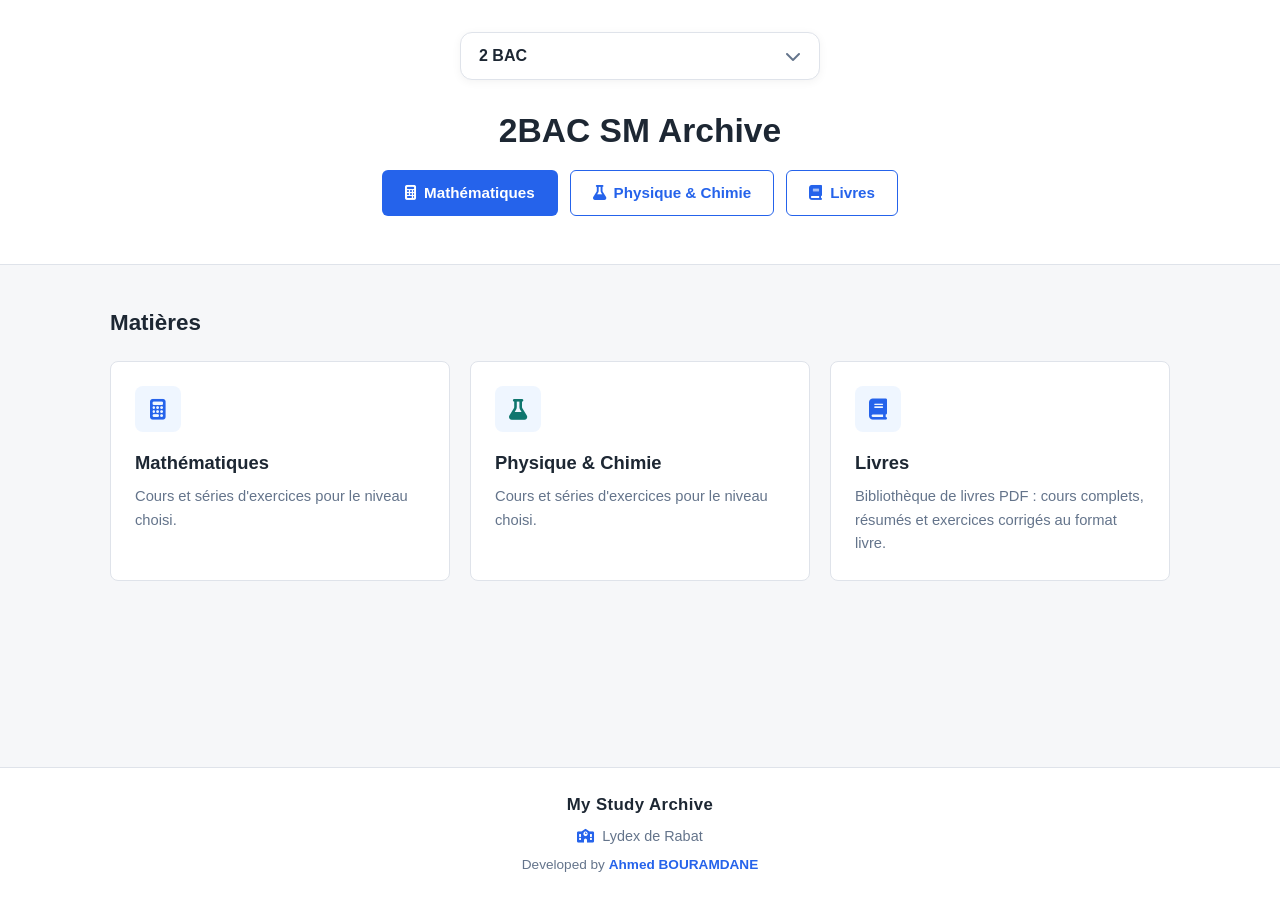
<file: docs/index.html>
<!DOCTYPE html>
<html lang="fr">
<head>
  <meta charset="UTF-8">
  <meta name="viewport" content="width=device-width, initial-scale=1.0">
  <meta name="description" content="2BAC SM Archive - Cours, séries d'exercices et livres de Mathématiques et Physique-Chimie pour la 2ème année bac sciences mathématiques.">
  <meta name="theme-color" content="#2563eb">
  <title>2BAC SM Archive</title>
  <link rel="manifest" href="manifest.json">
  <link rel="stylesheet" href="https://cdnjs.cloudflare.com/ajax/libs/font-awesome/6.5.2/css/all.min.css">
  <link rel="stylesheet" href="css/style.css">

<link rel="icon" type="image/png" href="./icons/logo.png">

<link rel="shortcut icon" type="image/png" href="./icons/logo.png">

<link rel="apple-touch-icon" href="./icons/logo.png">

<!-- Android home screen -->
<link rel="icon" type="image/png" href="./icons/logo.png">

<!-- Web App Manifest -->
<link rel="manifest" href="./site.webmanifest">

<!-- Microsoft / Windows -->
<meta name="msapplication-TileImage" content="./icons/logo.png">

<!-- Browser theme -->
<meta name="theme-color" content="#ffffff">

<!-- iOS Web App -->
<meta name="apple-mobile-web-app-capable" content="yes">
<meta name="apple-mobile-web-app-status-bar-style" content="default">


</head>
<body>
  <header class="navbar">
    <div class="container nav-inner">
      <a href="#/" class="brand" data-link>
        <span class="logo">2B</span>
        <span>2BAC SM Archive</span>
      </a>

      <nav class="nav-links" id="navLinks">
        <a href="#/" data-link data-route="home">Accueil</a>
        <a href="#/math" data-link data-route="math">Mathématiques</a>
        <a href="#/physics" data-link data-route="physics">Physique &amp; Chimie</a>
        <a href="#/books" data-link data-route="books">Livres</a>
      </nav>

      <div class="nav-actions">
        <button class="icon-btn" id="themeToggle" aria-label="Changer de thème">
          <i class="fas fa-moon"></i>
        </button>
        <button class="icon-btn hamburger" id="hamburger" aria-label="Menu">
          <i class="fas fa-bars"></i>
        </button>
      </div>
    </div>
  </header>

  <main id="app" class="app" aria-live="polite"></main>

  <!-- PDF preview (PDF.js canvas renderer — works on mobile & WebView) -->
  <div class="pdf-overlay" id="pdfOverlay" hidden>
    <div class="pdf-toolbar">
      <span class="pdf-title" id="pdfTitle">PDF</span>
      <div class="pdf-controls">
        <button class="pdf-tool" id="pdfOpen" title="Ouvrir dans un navigateur" aria-label="Ouvrir dans un navigateur">
          <i class="fas fa-external-link-alt"></i>
        </button>
        <button class="pdf-tool" id="pdfClose" title="Fermer" aria-label="Fermer">
          <i class="fas fa-times"></i>
        </button>
      </div>
    </div>
    <div class="pdf-body">
      <div class="pdf-loading" id="pdfLoading"><i class="fas fa-spinner fa-spin"></i> Chargement du document...</div>
      <p class="pdf-error" id="pdfError" hidden>Impossible d'afficher ce document.</p>
      <div class="pdf-frame-wrap" id="pdfFrameWrap"></div>
    </div>
    <div class="pdf-navbar" id="pdfNavbar">
      <button class="pdf-tool pdf-arrow" id="pdfPrev" title="Page précédente" aria-label="Page précédente">
        <i class="fas fa-chevron-up"></i>
      </button>
      <div class="pdf-goto">
        <input class="pdf-page-input" id="pdfPageInput" type="text" inputmode="numeric"
               autocomplete="off" value="1" aria-label="Aller à la page" title="Saisir un numéro de page et valider">
        <span class="pdf-page-total" id="pdfPageTotal">/ 1</span>
      </div>
      <button class="pdf-tool pdf-arrow" id="pdfNext" title="Page suivante" aria-label="Page suivante">
        <i class="fas fa-chevron-down"></i>
      </button>
      <input type="range" class="pdf-scrubber" id="pdfScrubber" min="1" max="1" value="1"
             aria-label="Naviguer dans les pages" title="Faire défiler rapidement les pages">
      <div class="pdf-controls">
        <button class="pdf-tool pdf-zoom-tool" id="pdfZoomOut" title="Réduire" aria-label="Réduire">
          <i class="fas fa-minus"></i>
        </button>
        <button class="pdf-tool pdf-zoom-tool" id="pdfZoomIn" title="Agrandir" aria-label="Agrandir">
          <i class="fas fa-plus"></i>
        </button>
        <button class="pdf-tool" id="pdfFullscreen" title="Plein écran" aria-label="Plein écran">
          <i class="fas fa-expand"></i>
        </button>
      </div>
    </div>
  </div>

  <footer class="footer">
    <div class="container footer-inner">
      <div class="footer-brand">My Study Archive</div>
      <div class="footer-school">
        <i class="fas fa-school" aria-hidden="true"></i> Lydex de Rabat
      </div>
      <div class="footer-credit">
        Developed by <strong class="developer">Ahmed BOURAMDANE</strong>
      </div>
    </div>
  </footer>

  <button class="back-to-top" id="backToTop" aria-label="Retour en haut">
    <i class="fas fa-arrow-up"></i>
  </button>

  <div class="toast" id="toast"></div>
  <div class="offline-banner" id="offlineBanner" hidden>
    <i class="fas fa-wifi"></i> Vous êtes hors ligne — les documents nécessitent une connexion.
  </div>

  <!-- Desktop release announcement modal (shown to mobile/Android users on enter) -->
  <div class="modal" id="desktopModal" role="dialog" aria-labelledby="desktopModalTitle"
       aria-describedby="desktopModalDesc" aria-hidden="true">
    <div class="modal-content">
      <button type="button" class="modal-close" id="desktopModalClose" aria-label="Fermer">
        <i class="fas fa-times"></i>
      </button>
      <div class="modal-illustration" aria-hidden="true">
        <i class="fas fa-desktop"></i>
      </div>
      <h2 id="desktopModalTitle">Desktop version is ready!</h2>
      <p id="desktopModalDesc" class="modal-text">
        The developers have finally released the desktop version for Windows users.
        Join us and discover the application on the My Apps Store.
      </p>
      <div class="modal-actions">
        <button type="button" class="btn btn-outline modal-btn" id="desktopModalCancel">
          <i class="fas fa-circle-xmark"></i> Cancel
        </button>
        <a href="https://ahmedbouramdane.github.io/My-Apps-Store/"
           class="btn btn-primary modal-btn" id="desktopModalStore"
           target="_blank" rel="noopener noreferrer">
          <i class="fas fa-store"></i> Visit My Apps Store
        </a>
      </div>
    </div>
  </div>

  <script src="static/index-data.js"></script>
  <script src="js/data.js"></script>
  <script src="js/templates.js"></script>
  <script src="js/app.js"></script>
  <script>
    if ('serviceWorker' in navigator) {
      window.addEventListener('load', function () {
        navigator.serviceWorker.register('sw.js').catch(function (err) {
          console.warn('Service worker registration failed:', err);
        });
      });

      function updateOnlineState() {
        var banner = document.getElementById('offlineBanner');
        if (banner) banner.hidden = navigator.onLine;
      }
      window.addEventListener('online', updateOnlineState);
      window.addEventListener('offline', updateOnlineState);
      updateOnlineState();
    }
  </script>
</body>
</html>
</file>
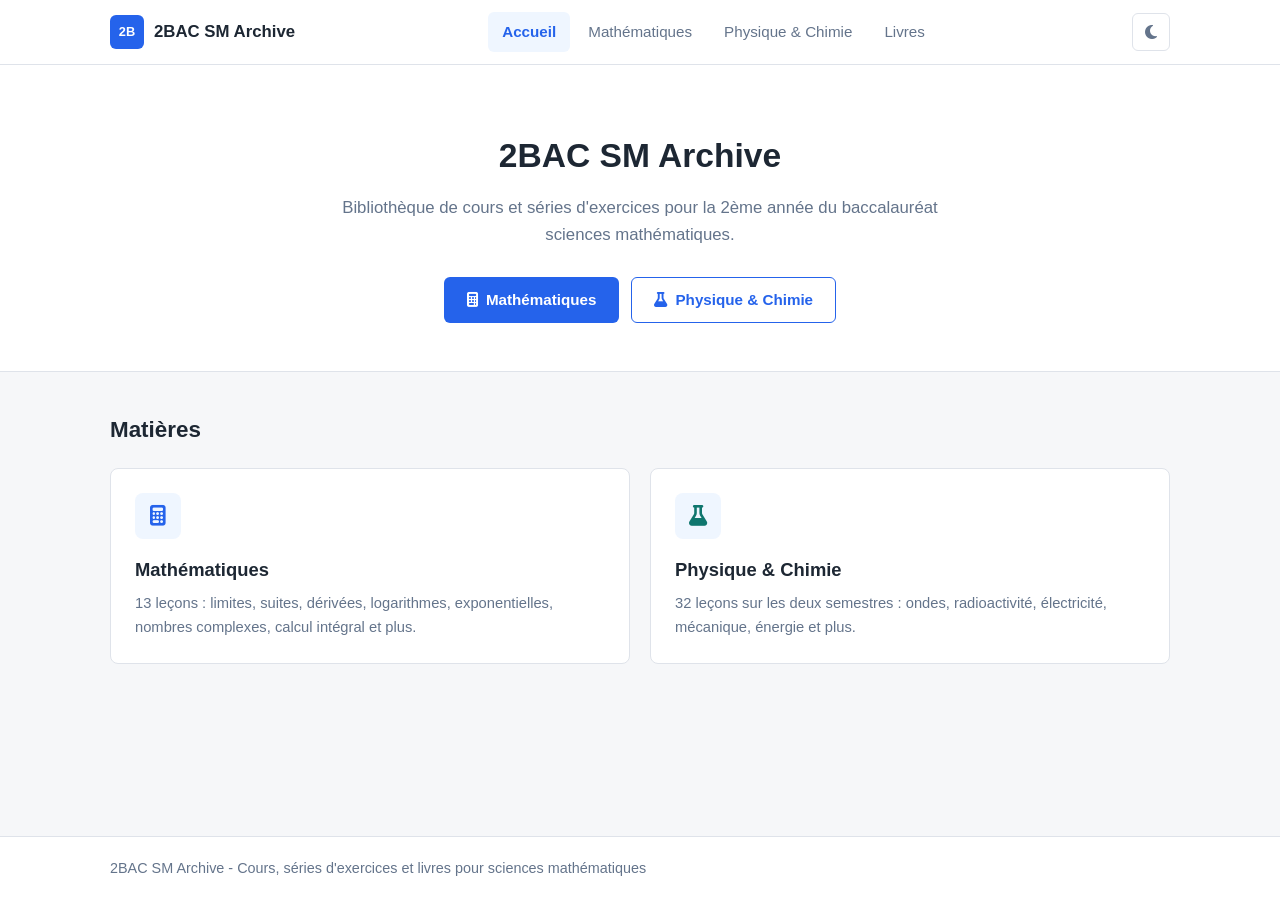
<file: web/index.html>
<!DOCTYPE html>
<html lang="fr">
<head>
  <meta charset="UTF-8">
  <meta name="viewport" content="width=device-width, initial-scale=1.0">
  <meta name="description" content="2BAC SM Archive - Cours, séries d'exercices et livres de Mathématiques et Physique-Chimie pour la 2ème année bac sciences mathématiques.">
  <title>2BAC SM Archive</title>
  <link rel="stylesheet" href="https://cdnjs.cloudflare.com/ajax/libs/font-awesome/6.5.2/css/all.min.css">
  <link rel="stylesheet" href="css/style.css">
</head>
<body>
  <header class="navbar">
    <div class="container nav-inner">
      <a href="#/" class="brand" data-link>
        <span class="logo">2B</span>
        <span>2BAC SM Archive</span>
      </a>

      <nav class="nav-links" id="navLinks">
        <a href="#/" data-link data-route="home">Accueil</a>
        <a href="#/math" data-link data-route="math">Mathématiques</a>
        <a href="#/physics" data-link data-route="physics">Physique &amp; Chimie</a>
        <a href="#/books" data-link data-route="books">Livres</a>
      </nav>

      <div class="nav-actions">
        <button class="icon-btn" id="themeToggle" aria-label="Changer de thème">
          <i class="fas fa-moon"></i>
        </button>
        <button class="icon-btn hamburger" id="hamburger" aria-label="Menu">
          <i class="fas fa-bars"></i>
        </button>
      </div>
    </div>
  </header>

  <main id="app" class="app" aria-live="polite"></main>

  <!-- PDF preview (native viewer) -->
  <div class="pdf-overlay" id="pdfOverlay" hidden>
    <div class="pdf-toolbar">
      <span class="pdf-title" id="pdfTitle">PDF</span>
      <div class="pdf-controls">
        <a class="pdf-tool" id="pdfDownload" title="Télécharger" aria-label="Télécharger">
          <i class="fas fa-download"></i>
        </a>
        <button class="pdf-tool" id="pdfClose" title="Fermer" aria-label="Fermer">
          <i class="fas fa-times"></i>
        </button>
      </div>
    </div>
    <div class="pdf-body">
      <div class="pdf-loading" id="pdfLoading"><i class="fas fa-spinner fa-spin"></i> Chargement du document...</div>
      <p class="pdf-error" id="pdfError" hidden>Impossible d'afficher ce document.</p>
      <div class="pdf-frame-wrap">
        <embed class="pdf-frame" id="pdfFrame" type="application/pdf">
      </div>
    </div>
  </div>

  <footer class="footer">
    <div class="container">
      <p>2BAC SM Archive - Cours, séries d'exercices et livres pour sciences mathématiques</p>
    </div>
  </footer>

  <button class="back-to-top" id="backToTop" aria-label="Retour en haut">
    <i class="fas fa-arrow-up"></i>
  </button>

  <div class="toast" id="toast"></div>

  <script src="static/index-data.js"></script>
  <script src="js/data.js"></script>
  <script src="js/templates.js"></script>
  <script src="js/app.js"></script>
</body>
</html>
</file>
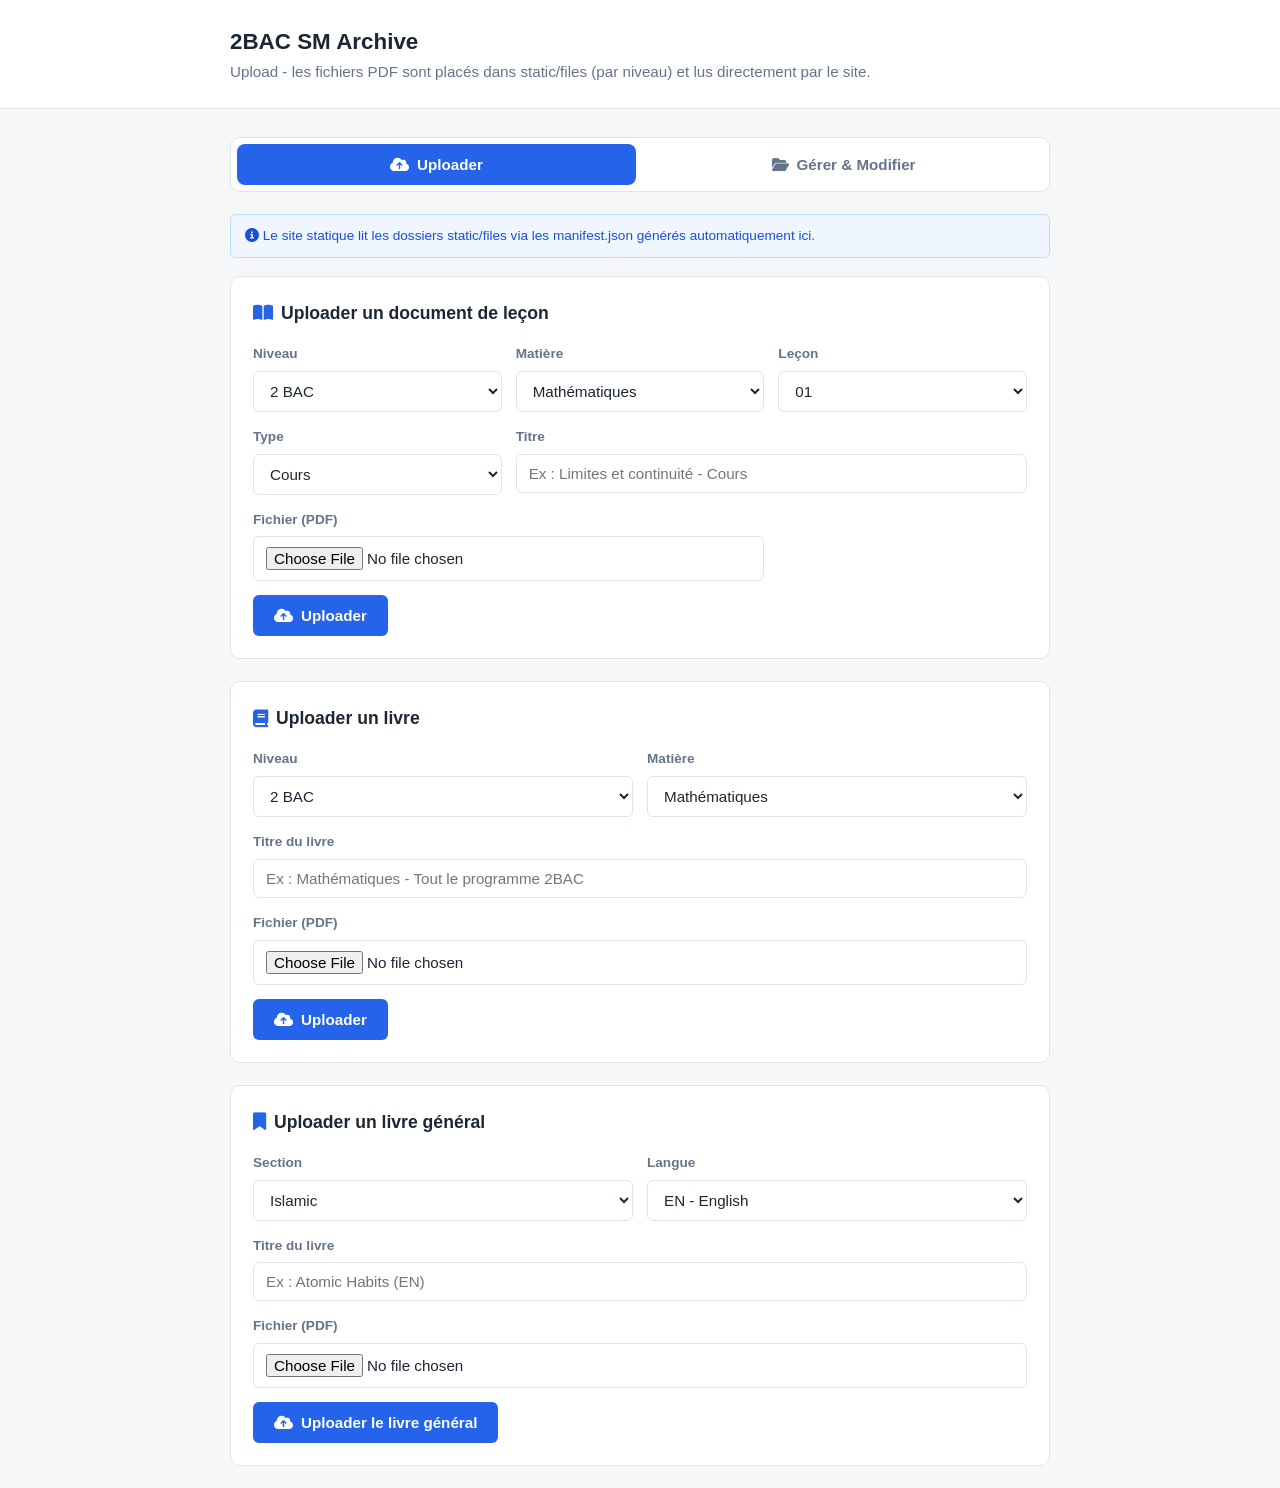
<file: web_dashboard/index.html>
<!DOCTYPE html>
<html lang="fr">
<head>
  <meta charset="UTF-8">
  <meta name="viewport" content="width=device-width, initial-scale=1.0">
  <title>2BAC SM Archive - Upload</title>
  <link rel="stylesheet" href="https://cdnjs.cloudflare.com/ajax/libs/font-awesome/6.5.2/css/all.min.css">
  <style>
    :root {
      --bg: #f6f7f9;
      --card: #ffffff;
      --text: #1d2733;
      --muted: #64748b;
      --border: #dfe3ea;
      --primary: #2563eb;
      --primary-hover: #1d4ed8;
      --on-primary: #ffffff;
    }
    * { margin: 0; padding: 0; box-sizing: border-box; }
    body {
      font-family: 'Segoe UI', Tahoma, Geneva, Verdana, sans-serif;
      background: var(--bg);
      color: var(--text);
      line-height: 1.6;
    }
    .wrap { max-width: 860px; margin: 0 auto; padding: 0 20px; }

    .dash-head {
      background: var(--card);
      border-bottom: 1px solid var(--border);
      padding: 24px 0;
      margin-bottom: 28px;
    }
    .dash-head h1 { font-size: 1.4rem; }
    .dash-head p { color: var(--muted); font-size: 0.95rem; }

    .panel {
      background: var(--card);
      border: 1px solid var(--border);
      border-radius: 10px;
      padding: 22px;
      margin-bottom: 22px;
    }
    .panel h2 {
      font-size: 1.1rem;
      margin-bottom: 16px;
      display: flex;
      align-items: center;
      gap: 8px;
    }
    .panel h2 i { color: var(--primary); }

    .tabs {
      display: flex;
      gap: 8px;
      margin-bottom: 22px;
      background: var(--card);
      border: 1px solid var(--border);
      border-radius: 10px;
      padding: 6px;
    }
    .tab-btn {
      flex: 1;
      display: inline-flex;
      align-items: center;
      justify-content: center;
      gap: 8px;
      padding: 12px 16px;
      border: 0;
      border-radius: 8px;
      background: transparent;
      color: var(--muted);
      font-weight: 600;
      font-size: 0.95rem;
      cursor: pointer;
      transition: background 0.15s, color 0.15s;
    }
    .tab-btn:hover { color: var(--primary); }
    .tab-btn.active { background: var(--primary); color: var(--on-primary); }
    .tab-pane { display: none; }
    .tab-pane.active { display: block; }

    .grid {
      display: grid;
      grid-template-columns: repeat(auto-fit, minmax(200px, 1fr));
      gap: 14px;
    }
    .field {
      display: flex;
      flex-direction: column;
      gap: 6px;
      font-size: 0.85rem;
      font-weight: 600;
      color: var(--muted);
    }
    input[type="text"], input[type="file"], select {
      padding: 10px 12px;
      border: 1px solid var(--border);
      border-radius: 6px;
      font-size: 0.95rem;
      background: #fff;
      color: var(--text);
      outline: none;
      width: 100%;
    }
    input:focus, select:focus { border-color: var(--primary); }
    .span-2 { grid-column: span 2; }

    .btn {
      display: inline-flex;
      align-items: center;
      justify-content: center;
      gap: 8px;
      padding: 11px 20px;
      border-radius: 6px;
      font-weight: 600;
      font-size: 0.95rem;
      border: 1px solid transparent;
      cursor: pointer;
    }
    .btn-primary { background: var(--primary); color: var(--on-primary); }
    .btn-primary:hover { background: var(--primary-hover); }
    .btn-primary:disabled { opacity: 0.5; cursor: not-allowed; }

    .toast {
      position: fixed;
      bottom: 24px;
      left: 50%;
      transform: translateX(-50%) translateY(100px);
      background: var(--text);
      color: #fff;
      padding: 12px 22px;
      border-radius: 6px;
      z-index: 200;
      transition: transform 0.25s, opacity 0.25s;
      opacity: 0;
      font-size: 0.92rem;
      max-width: 90%;
      text-align: center;
    }
    .toast.show { transform: translateX(-50%) translateY(0); opacity: 1; }

    .hint {
      background: #eff6ff;
      border: 1px solid #bfdbfe;
      color: #1d4ed8;
      border-radius: 6px;
      padding: 10px 14px;
      font-size: 0.85rem;
      margin-bottom: 18px;
    }
    @media (max-width: 640px) {
      .span-2 { grid-column: span 1; }
      .grid { grid-template-columns: 1fr; }
      .tabs { flex-direction: column; }
    }
  </style>
</head>
<body>
  <header class="dash-head">
    <div class="wrap">
      <h1>2BAC SM Archive</h1>
      <p>Upload - les fichiers PDF sont placés dans static/files (par niveau) et lus directement par le site.</p>
    </div>
  </header>

  <main class="wrap">
    <div class="tabs">
      <button type="button" class="tab-btn active" data-tab="upload" role="tab" aria-selected="true">
        <i class="fas fa-cloud-upload-alt"></i> Uploader
      </button>
      <button type="button" class="tab-btn" data-tab="manage" role="tab" aria-selected="false">
        <i class="fas fa-folder-open"></i> Gérer &amp; Modifier
      </button>
    </div>

    <div class="tab-pane active" id="tab-upload">
    <div class="hint">
      <i class="fas fa-info-circle"></i>
      Le site statique lit les dossiers static/files via les manifest.json générés automatiquement ici.
    </div>

    <section class="panel">
      <h2><i class="fas fa-book-open"></i> Uploader un document de leçon</h2>
      <form id="lessonForm">
        <div class="grid">
          <div class="field">
            <label for="ls_level">Niveau</label>
            <select id="ls_level" name="level">
              <option value="2bac">2 BAC</option>
              <option value="1bac">1 BAC</option>
              <option value="tc">TC</option>
            </select>
          </div>
          <div class="field">
            <label for="ls_subject">Matière</label>
            <select id="ls_subject" name="subject">
              <option value="math">Mathématiques</option>
              <option value="pc">Physique &amp; Chimie</option>
            </select>
          </div>
          <div class="field">
            <label for="ls_lesson">Leçon</label>
            <select id="ls_lesson" name="lesson"></select>
          </div>
          <div class="field">
            <label for="ls_type">Type</label>
            <select id="ls_type" name="type">
              <option value="c">Cours</option>
              <option value="s">Série d'exercices</option>
            </select>
          </div>
          <div class="field span-2">
            <label for="ls_title">Titre</label>
            <input type="text" id="ls_title" name="title" placeholder="Ex : Limites et continuité - Cours" required>
          </div>
          <div class="field span-2">
            <label for="ls_file">Fichier (PDF)</label>
            <input type="file" id="ls_file" name="file" accept="application/pdf" required>
          </div>
          <div class="span-2">
            <button class="btn btn-primary" type="submit" id="ls_btn">
              <i class="fas fa-cloud-upload-alt"></i> Uploader
            </button>
          </div>
        </div>
      </form>
    </section>

    <section class="panel">
      <h2><i class="fas fa-book"></i> Uploader un livre</h2>
      <form id="bookForm">
        <div class="grid">
          <div class="field">
            <label for="bk_level">Niveau</label>
            <select id="bk_level" name="level">
              <option value="2bac">2 BAC</option>
              <option value="1bac">1 BAC</option>
              <option value="tc">TC</option>
            </select>
          </div>
          <div class="field">
            <label for="bk_subject">Matière</label>
            <select id="bk_subject" name="subject">
              <option value="math">Mathématiques</option>
              <option value="pc">Physique &amp; Chimie</option>
              <option value="autres">Autres</option>
            </select>
          </div>
          <div class="field span-2">
            <label for="bk_title">Titre du livre</label>
            <input type="text" id="bk_title" name="title" placeholder="Ex : Mathématiques - Tout le programme 2BAC" required>
          </div>
          <div class="field span-2">
            <label for="bk_file">Fichier (PDF)</label>
            <input type="file" id="bk_file" name="file" accept="application/pdf" required>
          </div>
          <div class="span-2">
            <button class="btn btn-primary" type="submit" id="bk_btn">
              <i class="fas fa-cloud-upload-alt"></i> Uploader
            </button>
          </div>
        </div>
      </form>
    </section>

    <section class="panel">
      <h2><i class="fas fa-bookmark"></i> Uploader un livre général</h2>
      <form id="generalBookForm">
        <input type="hidden" name="subject" value="general">
        <div class="grid">
          <div class="field">
            <label for="gb_section">Section</label>
            <select id="gb_section" name="section">
              <option value="islamic">Islamic</option>
              <option value="dev">Personal Development</option>
              <option value="coding">Coding</option>
            </select>
          </div>
          <div class="field" id="gb_lang_field" hidden>
            <label for="gb_lang">Langue</label>
            <select id="gb_lang" name="lang">
              <option value="en">EN - English</option>
              <option value="ar">AR - Arabic</option>
            </select>
          </div>
          <div class="field span-2">
            <label for="gb_title">Titre du livre</label>
            <input type="text" id="gb_title" name="title" placeholder="Ex : Atomic Habits (EN)" required>
          </div>
          <div class="field span-2">
            <label for="gb_file">Fichier (PDF)</label>
            <input type="file" id="gb_file" name="file" accept="application/pdf" required>
          </div>
          <div class="span-2">
            <button class="btn btn-primary" type="submit" id="gb_btn">
              <i class="fas fa-cloud-upload-alt"></i> Uploader le livre général
            </button>
          </div>
        </div>
      </form>
    </section>
    </div>
    <!-- /fin panneau Uploader -->

    <div class="tab-pane" id="tab-manage">
    <section class="panel">
      <h2><i class="fas fa-folder-open"></i> Gérer les fichiers existants</h2>
      <div class="grid">
        <div class="field">
          <label for="mg_level">Niveau</label>
          <select id="mg_level">
            <option value="2bac">2 BAC</option>
            <option value="1bac">1 BAC</option>
            <option value="tc">TC</option>
          </select>
        </div>
        <div class="field">
          <label for="mg_subject">Matière</label>
          <select id="mg_subject">
            <option value="math">Mathématiques</option>
            <option value="pc">Physique &amp; Chimie</option>
          </select>
        </div>
        <div class="field">
          <label for="mg_lesson">Leçon</label>
          <select id="mg_lesson"></select>
        </div>
        <div class="field">
          <label for="mg_type">Type</label>
          <select id="mg_type">
            <option value="c">Cours</option>
            <option value="s">Série d'exercices</option>
          </select>
        </div>
        <div class="span-2">
          <button class="btn btn-primary" type="button" id="mg_load">
            <i class="fas fa-sync-alt"></i> Charger les fichiers
          </button>
        </div>
      </div>
      <div id="mg_list" style="margin-top:18px;"></div>
    </section>

    <section class="panel">
      <h2><i class="fas fa-book"></i> Gérer les livres scolaires (Math, PC...)</h2>
      <div class="grid">
        <div class="field">
          <label for="bkS_mg_level">Niveau</label>
          <select id="bkS_mg_level">
            <option value="2bac">2 BAC</option>
            <option value="1bac">1 BAC</option>
            <option value="tc">TC</option>
          </select>
        </div>
        <div class="field">
          <label for="bkS_mg_subject">Matière</label>
          <select id="bkS_mg_subject">
            <option value="math">Mathématiques</option>
            <option value="pc">Physique &amp; Chimie</option>
            <option value="autres">Autres</option>
          </select>
        </div>
        <div class="span-2">
          <button class="btn btn-primary" type="button" id="bkS_mg_load">
            <i class="fas fa-sync-alt"></i> Charger les livres
          </button>
        </div>
      </div>
      <div id="bkS_mg_list" style="margin-top:18px;"></div>
    </section>

    <section class="panel">
      <h2><i class="fas fa-bookmark"></i> Gérer les livres généraux</h2>
      <div class="grid">
        <div class="field">
          <label for="bkG_mg_section">Section</label>
          <select id="bkG_mg_section">
            <option value="islamic">Islamic</option>
            <option value="dev">Personal Development</option>
            <option value="coding">Coding</option>
          </select>
        </div>
        <div class="field" id="bkG_mg_lang_field" hidden>
          <label for="bkG_mg_lang">Langue</label>
          <select id="bkG_mg_lang">
            <option value="en">EN - English</option>
            <option value="ar">AR - Arabic</option>
          </select>
        </div>
        <div class="span-2">
          <button class="btn btn-primary" type="button" id="bkG_mg_load">
            <i class="fas fa-sync-alt"></i> Charger les livres
          </button>
        </div>
      </div>
      <div id="bkG_mg_list" style="margin-top:18px;"></div>
    </section>
    </div>
    <!-- /fin panneau Gérer & Modifier -->
  </main>

  <!-- Rename modal -->
  <div id="renameModal" style="display:none;position:fixed;inset:0;background:rgba(0,0,0,.45);z-index:300;align-items:center;justify-content:center;">
    <div style="background:var(--card);border-radius:10px;padding:24px;max-width:440px;width:90%;margin:auto;margin-top:20vh;">
      <h3 style="margin-bottom:14px;font-size:1.05rem;"><i class="fas fa-edit"></i> Modifier</h3>
      <div id="renameCurrentFile" style="font-size:.82rem;color:var(--muted);margin-bottom:12px;word-break:break-all;"></div>
      <input type="text" id="renameInput" placeholder="Nouveau titre" style="padding:10px 12px;border:1px solid var(--border);border-radius:6px;font-size:.95rem;width:100%;margin-bottom:14px;">
      <label style="display:block;font-size:.82rem;color:var(--muted);margin-bottom:6px;">Remplacer le fichier (optionnel)</label>
      <input type="file" id="renameFileInput" accept=".pdf,application/pdf" style="margin-bottom:16px;font-size:.85rem;">
      <div style="display:flex;gap:10px;justify-content:flex-end;">
        <button class="btn" id="renameCancel" style="background:var(--bg);border:1px solid var(--border);">Annuler</button>
        <button class="btn btn-primary" id="renameSave"><i class="fas fa-check"></i> Enregistrer</button>
      </div>
    </div>
  </div>

  <div class="toast" id="toast"></div>

  <style>
    .file-table { width:100%; border-collapse:collapse; font-size:.9rem; }
    .file-table th, .file-table td { text-align:left; padding:10px 12px; border-bottom:1px solid var(--border); }
    .file-table th { color:var(--muted); font-weight:600; font-size:.8rem; text-transform:uppercase; letter-spacing:.5px; }
    .file-table tr:hover td { background:#f1f5f9; }
    .file-actions { display:flex; gap:6px; }
    .file-actions button { padding:6px 10px; border:1px solid var(--border); border-radius:5px; cursor:pointer; font-size:.82rem; background:#fff; display:inline-flex; align-items:center; gap:4px; }
    .file-actions .edit-btn { color:var(--primary); }
    .file-actions .edit-btn:hover { background:#eff6ff; }
    .file-actions .del-btn { color:#dc2626; }
    .file-actions .del-btn:hover { background:#fef2f2; }
    .no-files { color:var(--muted); font-size:.9rem; padding:16px 0; }
    table.file-table.bookTable tr { cursor: grab; }
    table.file-table.bookTable tr.dragging { opacity: .4; }
    table.file-table.bookTable tr.drag-over td { border-top: 2px solid var(--primary); }
    .drag-cell { white-space: nowrap; }
    .drag-handle { color: var(--muted); padding: 2px 4px; }
    .order-arrows { display: inline-flex; flex-direction: column; vertical-align: middle; margin-left: 4px; }
    .ord-btn { background: none; border: 0; color: var(--muted); cursor: pointer; padding: 1px 3px; font-size: .78rem; line-height: 1.1; }
    .ord-btn:disabled { opacity: .3; cursor: default; }
    .ord-btn:hover:not(:disabled) { color: var(--primary); }
    .file-actions .edit-btn, .file-actions .del-btn { cursor: pointer; }
  </style>

  <script>
    var LEVELS = {
      '2bac': { label: '2 BAC', math: 13, pc: 32 },
      '1bac': { label: '1 BAC', math: 17, pc: 29 },
      'tc': { label: 'TC', math: 15, pc: 23 }
    };
    var GENERAL_SECTIONS = {
      'islamic': { name: 'Islamic' },
      'dev': { name: 'Personal Development', langs: ['en', 'ar'] },
      'coding': { name: 'Coding', langs: ['en', 'ar'] }
    };
    var toastTimeout;

    /* --- Fill lesson dropdowns --- */
    function fillLessons() {
      var sel = document.getElementById('ls_lesson');
      var count = LEVELS[document.getElementById('ls_level').value][document.getElementById('ls_subject').value];
      sel.innerHTML = '';
      for (var i = 1; i <= count; i++) {
        var opt = document.createElement('option');
        opt.value = i;
        opt.textContent = ('0' + i).slice(-2);
        sel.appendChild(opt);
      }
    }

    function fillMgLessons() {
      var sel = document.getElementById('mg_lesson');
      var count = LEVELS[document.getElementById('mg_level').value][document.getElementById('mg_subject').value];
      sel.innerHTML = '';
      for (var i = 1; i <= count; i++) {
        var opt = document.createElement('option');
        opt.value = i;
        opt.textContent = ('0' + i).slice(-2);
        sel.appendChild(opt);
      }
    }

    /* --- Panel "livres généraux" : langue visible selon la section --- */
    function fillGeneralCats() {
      var info = GENERAL_SECTIONS[document.getElementById('gb_section').value];
      var langField = document.getElementById('gb_lang_field');
      langField.hidden = !(info && info.langs);
    }

    /* --- Panel "Gérer les livres généraux" : langue visible selon la section --- */
    function fillGeneralManageCats() {
      var info = GENERAL_SECTIONS[document.getElementById('bkG_mg_section').value];
      var langField = document.getElementById('bkG_mg_lang_field');
      langField.hidden = !(info && info.langs);
    }

    /* --- Upload form binding --- */
    function bindForm(formId, btnId, inputs, endpoint) {
      document.getElementById(formId).addEventListener('submit', function (e) {
        e.preventDefault();
        var fd = new FormData(this);
        var btn = document.getElementById(btnId);
        btn.disabled = true;
        fetch(endpoint, { method: 'POST', body: fd })
          .then(function (r) {
            return r.json().then(function (j) {
              if (!r.ok || !j.ok) throw new Error(j.detail || 'upload failed');
              return j;
            });
          })
          .then(function () {
            showToast('Upload réussi.');
            inputs.forEach(function (id) {
              var el = document.getElementById(id);
              if (el.type === 'file') el.value = '';
              else el.value = '';
            });
            // Auto-refresh file lists
            loadFiles();
            loadBooks();
          })
          .catch(function (err) { showToast(err.message || "Échec de l'upload."); })
          .finally(function () { btn.disabled = false; });
      });
    }

    /* --- File management --- */
    function loadFiles() {
      var level = document.getElementById('mg_level').value;
      var subject = document.getElementById('mg_subject').value;
      var lesson = document.getElementById('mg_lesson').value;
      var type = document.getElementById('mg_type').value;
      var container = document.getElementById('mg_list');
      container.innerHTML = '<p class="no-files"><i class="fas fa-spinner fa-spin"></i> Chargement...</p>';

      fetch('api/files?level=' + encodeURIComponent(level) + '&subject=' + subject + '&lesson=' + lesson + '&type=' + type)
        .then(function (r) { return r.json(); })
        .then(function (data) {
          if (!data.ok || !data.documents || data.documents.length === 0) {
            container.innerHTML = '<p class="no-files">Aucun fichier pour cette leçon.</p>';
            return;
          }
          var html = '<table class="file-table"><thead><tr><th>Titre</th><th>Fichier</th><th>Taille</th><th>Actions</th></tr></thead><tbody>';
          data.documents.forEach(function (doc) {
            var size = doc.size ? (doc.size < 1024 ? doc.size + ' o' : (doc.size / 1024).toFixed(1) + ' Ko') : '';
            html += '<tr>' +
              '<td>' + esc(doc.title) + '</td>' +
              '<td style="font-size:.82rem;color:var(--muted);">' + esc(doc.filename) + '</td>' +
              '<td>' + size + '</td>' +
              '<td class="file-actions">' +
              '  <button class="edit-btn" onclick="renameFile(\'' + esc(doc.filename) + '\', \'' + esc(doc.title).replace(/'/g, "\\'") + '\')"><i class="fas fa-pen"></i> Modifier</button>' +
              '  <button class="del-btn" onclick="deleteFile(\'' + esc(doc.filename) + '\')"><i class="fas fa-trash"></i> Supprimer</button>' +
              '</td></tr>';
          });
          html += '</tbody></table>';
          container.innerHTML = html;
        })
        .catch(function () {
          container.innerHTML = '<p class="no-files">Erreur lors du chargement.</p>';
        });
    }

    function deleteFile(filename) {
      if (!confirm('Supprimer ce fichier ? Cette action est irréversible.')) return;
      var fd = new FormData();
      fd.append('level', document.getElementById('mg_level').value);
      fd.append('subject', document.getElementById('mg_subject').value);
      fd.append('lesson', document.getElementById('mg_lesson').value);
      fd.append('type', document.getElementById('mg_type').value);
      fd.append('filename', filename);
      fetch('api/delete', { method: 'POST', body: fd })
        .then(function (r) { return r.json(); })
        .then(function (j) {
          if (j.ok) { showToast('Fichier supprimé.'); loadFiles(); }
          else { showToast(j.detail || 'Erreur'); }
        })
        .catch(function () { showToast('Erreur réseau.'); });
    }

    /* --- Book management --- */
    // Deux contextes indépendants : 'school' (livres scolaires) et 'general' (livres généraux)
    var bookStore = { school: [], general: [] };
    var renameBookCtx = 'school';

    function bookContainer(kind) {
      return document.getElementById(kind === 'school' ? 'bkS_mg_list' : 'bkG_mg_list');
    }

    function bookParamsForCtx(kind, append) {
      if (kind === 'school') {
        append('level', document.getElementById('bkS_mg_level').value);
        append('subject', document.getElementById('bkS_mg_subject').value);
      } else {
        var info = GENERAL_SECTIONS[document.getElementById('bkG_mg_section').value];
        append('subject', 'general');
        append('section', document.getElementById('bkG_mg_section').value);
        if (info && info.langs) append('lang', document.getElementById('bkG_mg_lang').value);
      }
    }

    function renderBookList(kind) {
      var container = bookContainer(kind);
      var data = bookStore[kind];
      if (!data || data.length === 0) {
        container.innerHTML = '<p class="no-files">Aucun livre pour cette sélection.</p>';
        return;
      }
      var html = '<table class="file-table bookTable"><thead><tr><th style="width:96px;">Ordre</th><th>Titre</th><th>Actions</th></tr></thead><tbody>';
      data.forEach(function (doc, i) {
        var fn = doc.filename;
        html += '<tr data-fn="' + fn + '" data-idx="' + i + '" draggable="true">' +
          '<td class="drag-cell">' +
          '  <span class="drag-handle" title="Glisser pour réordonner"><i class="fas fa-grip-vertical"></i></span>' +
          '  <div class="order-arrows">' +
          '    <button class="ord-btn" type="button" title="Monter" onclick="moveBook(\'' + kind + '\', \'' + fn + '\', -1)"' + (i === 0 ? ' disabled' : '') + '><i class="fas fa-chevron-up"></i></button>' +
          '    <button class="ord-btn" type="button" title="Descendre" onclick="moveBook(\'' + kind + '\', \'' + fn + '\', 1)"' + (i === data.length - 1 ? ' disabled' : '') + '><i class="fas fa-chevron-down"></i></button>' +
          '  </div>' +
          '</td>' +
          '<td>' + esc(doc.title) + '</td>' +
          '<td class="file-actions">' +
          '  <button class="edit-btn" onclick="renameBook(\'' + kind + '\', \'' + esc(doc.filename) + '\', \'' + esc(doc.title).replace(/'/g, "\\'") + '\')"><i class="fas fa-pen"></i> Modifier</button>' +
          '  <button class="del-btn" onclick="deleteBook(\'' + kind + '\', \'' + esc(doc.filename) + '\')"><i class="fas fa-trash"></i> Supprimer</button>' +
          '</td></tr>';
      });
      html += '</tbody></table>';
      container.innerHTML = html;
      bindBookDrag(kind);
    }

    function loadBooks(kind) {
      var container = bookContainer(kind);
      container.innerHTML = '<p class="no-files"><i class="fas fa-spinner fa-spin"></i> Chargement...</p>';
      var params = [];
      var enc = encodeURIComponent;
      bookParamsForCtx(kind, function (k, v) { params.push(k + '=' + enc(v)); });

      fetch('api/books?' + params.join('&'))
        .then(function (r) { return r.json(); })
        .then(function (data) {
          if (!data.ok || !data.books || data.books.length === 0) {
            bookStore[kind] = [];
            renderBookList(kind);
            return;
          }
          bookStore[kind] = data.books.slice();
          renderBookList(kind);
        })
        .catch(function () {
          container.innerHTML = '<p class="no-files">Erreur lors du chargement.</p>';
        });
    }

    function saveBookOrder(kind) {
      var fd = new FormData();
      bookParamsForCtx(kind, function (k, v) { fd.append(k, v); });
      bookStore[kind].forEach(function (d) { fd.append('filenames', d.filename); });
      fetch('api/books/reorder', { method: 'POST', body: fd })
        .then(function (r) { return r.json(); })
        .then(function (j) {
          if (j.ok) showToast('Ordre mis à jour.');
          else showToast(j.detail || 'Erreur lors du réordonnancement.');
          loadBooks(kind);
        })
        .catch(function () { showToast('Erreur réseau.'); loadBooks(kind); });
    }

    function moveBook(kind, filename, delta) {
      var data = bookStore[kind];
      var i = -1;
      for (var k = 0; k < data.length; k++) if (data[k].filename === filename) { i = k; break; }
      if (i < 0) return;
      var j = i + delta;
      if (j < 0 || j >= data.length) return;
      var item = data.splice(i, 1)[0];
      data.splice(j, 0, item);
      renderBookList(kind);
      saveBookOrder(kind);
    }

    function bindBookDrag(kind) {
      var container = bookContainer(kind);
      var dragIdx = -1;
      var rows = container.querySelectorAll('table.bookTable tbody tr');
      rows.forEach(function (row) {
        row.addEventListener('dragstart', function (e) {
          dragIdx = parseInt(row.getAttribute('data-idx'), 10);
          row.classList.add('dragging');
          e.dataTransfer.effectAllowed = 'move';
          e.dataTransfer.setData('text/plain', row.getAttribute('data-fn') || '');
        });
        row.addEventListener('dragover', function (e) {
          e.preventDefault();
          if (dragIdx < 0) return;
          var rect = row.getBoundingClientRect();
          row.classList.toggle('drag-over', e.clientY > rect.top + rect.height / 2);
        });
        row.addEventListener('dragenter', function (e) { e.preventDefault(); });
        row.addEventListener('dragleave', function () {
          row.classList.remove('drag-over');
          row.classList.remove('dragging');
        });
        row.addEventListener('drop', function (e) {
          e.preventDefault();
          row.classList.remove('drag-over');
          if (dragIdx < 0) return;
          var data = bookStore[kind];
          var targetIdx = parseInt(row.getAttribute('data-idx'), 10);
          var rect = row.getBoundingClientRect();
          var before = e.clientY <= rect.top + rect.height / 2;
          if (!before) targetIdx += 1;
          if (targetIdx < 0) targetIdx = 0;
          if (targetIdx > data.length) targetIdx = data.length;
          if (targetIdx !== dragIdx && targetIdx !== dragIdx + 1) {
            var item = data.splice(dragIdx, 1)[0];
            data.splice(dragIdx < targetIdx ? targetIdx - 1 : targetIdx, 0, item);
          }
          dragIdx = -1;
          rows.forEach(function (r) { r.classList.remove('dragging', 'drag-over'); });
          renderBookList(kind);
          saveBookOrder(kind);
        });
      });
      container.addEventListener('dragend', function () {
        dragIdx = -1;
        rows.forEach(function (r) { r.classList.remove('dragging', 'drag-over'); });
      });
    }

    function deleteBook(kind, filename) {
      if (!confirm('Supprimer ce livre ? Cette action est irréversible.')) return;
      var fd = new FormData();
      bookParamsForCtx(kind, function (k, v) { fd.append(k, v); });
      fd.append('filename', filename);
      fetch('api/books/delete', { method: 'POST', body: fd })
        .then(function (r) { return r.json(); })
        .then(function (j) {
          if (j.ok) { showToast('Livre supprimé.'); loadBooks(kind); }
          else { showToast(j.detail || 'Erreur'); }
        })
        .catch(function () { showToast('Erreur réseau.'); });
    }

    var renameTarget = '';
    var renameKind = 'lesson';
    function openRenameModal() {
      document.getElementById('renameFileInput').value = '';
      document.getElementById('renameModal').style.display = 'flex';
    }

    function renameFile(filename, currentTitle) {
      renameTarget = filename;
      renameKind = 'lesson';
      document.getElementById('renameInput').value = currentTitle;
      document.getElementById('renameCurrentFile').textContent = filename;
      openRenameModal();
    }

    function renameBook(kind, filename, currentTitle) {
      renameTarget = filename;
      renameKind = 'book';
      renameBookCtx = kind;
      document.getElementById('renameInput').value = currentTitle;
      document.getElementById('renameCurrentFile').textContent = filename;
      openRenameModal();
    }

    document.getElementById('renameCancel').addEventListener('click', function () {
      document.getElementById('renameModal').style.display = 'none';
    });

    document.getElementById('renameSave').addEventListener('click', function () {
      var newTitle = document.getElementById('renameInput').value.trim();
      if (!newTitle) { showToast('Le titre ne peut pas être vide.'); return; }
      var fd = new FormData();
      var isBook = renameKind === 'book';
      if (isBook) {
        bookParamsForCtx(renameBookCtx, function (k, v) { fd.append(k, v); });
      } else {
        fd.append('level', document.getElementById('mg_level').value);
        fd.append('subject', document.getElementById('mg_subject').value);
        fd.append('lesson', document.getElementById('mg_lesson').value);
        fd.append('type', document.getElementById('mg_type').value);
      }
      fd.append('filename', renameTarget);
      fd.append('title', newTitle);
      var fileInput = document.getElementById('renameFileInput');
      if (fileInput.files.length) { fd.append('file', fileInput.files[0]); }
      fetch(isBook ? 'api/books/rename' : 'api/rename', { method: 'POST', body: fd })
        .then(function (r) { return r.json(); })
        .then(function (j) {
          if (j.ok) {
            showToast(fileInput.files.length ? 'Fichier remplacé.' : 'Titre modifié.');
            document.getElementById('renameModal').style.display = 'none';
            if (isBook) loadBooks(renameBookCtx); else loadFiles();
          }
          else { showToast(j.detail || 'Erreur'); }
        })
        .catch(function () { showToast('Erreur réseau.'); });
    });

    /* --- Toast --- */
    function showToast(msg) {
      var t = document.getElementById('toast');
      t.textContent = msg;
      t.classList.add('show');
      clearTimeout(toastTimeout);
      toastTimeout = setTimeout(function () { t.classList.remove('show'); }, 2200);
    }

    function esc(str) {
      return String(str).replace(/&/g,'&amp;').replace(/</g,'&lt;').replace(/>/g,'&gt;').replace(/"/g,'&quot;');
    }

    /* --- Tabs --- */
    document.querySelectorAll('.tab-btn').forEach(function (btn) {
      btn.addEventListener('click', function () {
        var name = btn.getAttribute('data-tab');
        document.querySelectorAll('.tab-btn').forEach(function (b) {
          var on = b === btn;
          b.classList.toggle('active', on);
          b.setAttribute('aria-selected', on ? 'true' : 'false');
        });
        document.querySelectorAll('.tab-btn').length && document.querySelectorAll('.tab-pane').forEach(function (p) {
          p.classList.toggle('active', p.id === 'tab-' + name);
        });
      });
    });

    /* --- Init --- */
    document.getElementById('ls_level').addEventListener('change', fillLessons);
    document.getElementById('ls_subject').addEventListener('change', fillLessons);
    document.getElementById('mg_level').addEventListener('change', fillMgLessons);
    document.getElementById('mg_subject').addEventListener('change', fillMgLessons);
    document.getElementById('mg_load').addEventListener('click', loadFiles);
    document.getElementById('bkS_mg_load').addEventListener('click', function () { loadBooks('school'); });
    document.getElementById('bkG_mg_load').addEventListener('click', function () { loadBooks('general'); });
    document.getElementById('gb_section').addEventListener('change', fillGeneralCats);
    document.getElementById('bkG_mg_section').addEventListener('change', fillGeneralManageCats);
    document.addEventListener('DOMContentLoaded', function () { fillLessons(); fillMgLessons(); });
    fillLessons();
    fillMgLessons();
    fillGeneralCats();
    fillGeneralManageCats();

    bindForm('lessonForm', 'ls_btn', ['ls_title', 'ls_file'], 'api/upload');
    bindForm('bookForm', 'bk_btn', ['bk_title', 'bk_file'], 'api/upload-book');
    bindForm('generalBookForm', 'gb_btn', ['gb_title', 'gb_file'], 'api/upload-book');
  </script>
</body>
</html>
</file>
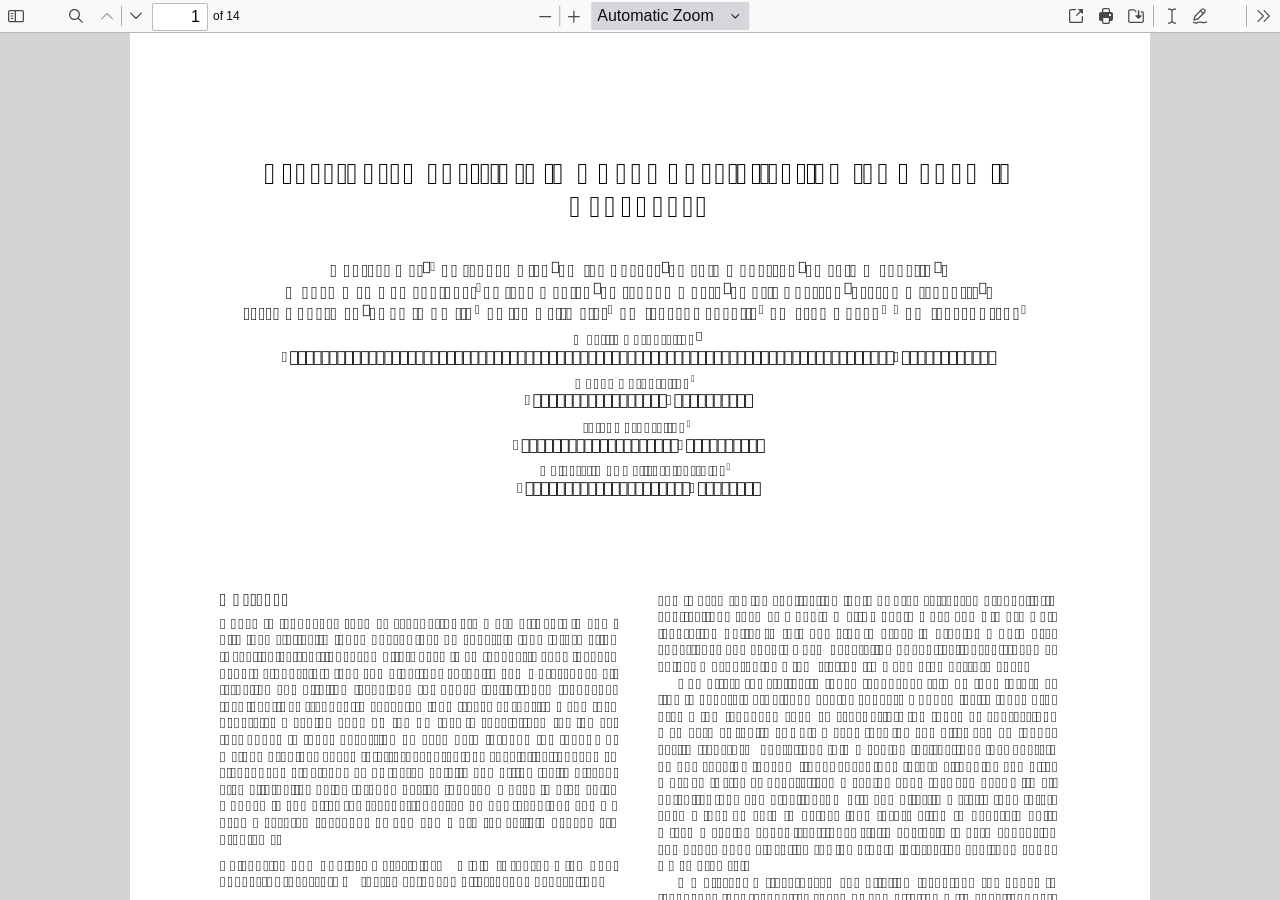
<file: docs/static/pdfjs/web/viewer.html>
<!DOCTYPE html>
<!--
Copyright 2012 Mozilla Foundation

Licensed under the Apache License, Version 2.0 (the "License");
you may not use this file except in compliance with the License.
You may obtain a copy of the License at

    http://www.apache.org/licenses/LICENSE-2.0

Unless required by applicable law or agreed to in writing, software
distributed under the License is distributed on an "AS IS" BASIS,
WITHOUT WARRANTIES OR CONDITIONS OF ANY KIND, either express or implied.
See the License for the specific language governing permissions and
limitations under the License.

Adobe CMap resources are covered by their own copyright but the same license:

    Copyright 1990-2015 Adobe Systems Incorporated.

See https://github.com/adobe-type-tools/cmap-resources
-->
<html dir="ltr" mozdisallowselectionprint>
  <head>
    <meta charset="utf-8">
    <meta name="viewport" content="width=device-width, initial-scale=1, maximum-scale=1">
    <meta name="google" content="notranslate">
    <title>PDF.js viewer</title>

<!-- This snippet is used in production (included from viewer.html) -->
<link rel="resource" type="application/l10n" href="locale/locale.properties">
<script src="../build/pdf.js"></script>

    <link rel="stylesheet" href="viewer.css">

  <script src="viewer.js"></script>
  </head>

  <body tabindex="1">
    <div id="outerContainer">

      <div id="sidebarContainer">
        <div id="toolbarSidebar">
          <div id="toolbarSidebarLeft">
            <div id="sidebarViewButtons" class="splitToolbarButton toggled" role="radiogroup">
              <button id="viewThumbnail" class="toolbarButton toggled" title="Show Thumbnails" tabindex="2" data-l10n-id="thumbs" role="radio" aria-checked="true" aria-controls="thumbnailView">
                 <span data-l10n-id="thumbs_label">Thumbnails</span>
              </button>
              <button id="viewOutline" class="toolbarButton" title="Show Document Outline (double-click to expand/collapse all items)" tabindex="3" data-l10n-id="document_outline" role="radio" aria-checked="false" aria-controls="outlineView">
                 <span data-l10n-id="document_outline_label">Document Outline</span>
              </button>
              <button id="viewAttachments" class="toolbarButton" title="Show Attachments" tabindex="4" data-l10n-id="attachments" role="radio" aria-checked="false" aria-controls="attachmentsView">
                 <span data-l10n-id="attachments_label">Attachments</span>
              </button>
              <button id="viewLayers" class="toolbarButton" title="Show Layers (double-click to reset all layers to the default state)" tabindex="5" data-l10n-id="layers" role="radio" aria-checked="false" aria-controls="layersView">
                 <span data-l10n-id="layers_label">Layers</span>
              </button>
            </div>
          </div>

          <div id="toolbarSidebarRight">
            <div id="outlineOptionsContainer" class="hidden">
              <div class="verticalToolbarSeparator"></div>

              <button id="currentOutlineItem" class="toolbarButton" disabled="disabled" title="Find Current Outline Item" tabindex="6" data-l10n-id="current_outline_item">
                <span data-l10n-id="current_outline_item_label">Current Outline Item</span>
              </button>
            </div>
          </div>
        </div>
        <div id="sidebarContent">
          <div id="thumbnailView">
          </div>
          <div id="outlineView" class="hidden">
          </div>
          <div id="attachmentsView" class="hidden">
          </div>
          <div id="layersView" class="hidden">
          </div>
        </div>
        <div id="sidebarResizer"></div>
      </div>  <!-- sidebarContainer -->

      <div id="mainContainer">
        <div class="findbar hidden doorHanger" id="findbar">
          <div id="findbarInputContainer">
            <input id="findInput" class="toolbarField" title="Find" placeholder="Find in document…" tabindex="91" data-l10n-id="find_input" aria-invalid="false">
            <div class="splitToolbarButton">
              <button id="findPrevious" class="toolbarButton" title="Find the previous occurrence of the phrase" tabindex="92" data-l10n-id="find_previous">
                <span data-l10n-id="find_previous_label">Previous</span>
              </button>
              <div class="splitToolbarButtonSeparator"></div>
              <button id="findNext" class="toolbarButton" title="Find the next occurrence of the phrase" tabindex="93" data-l10n-id="find_next">
                <span data-l10n-id="find_next_label">Next</span>
              </button>
            </div>
          </div>

          <div id="findbarOptionsOneContainer">
            <input type="checkbox" id="findHighlightAll" class="toolbarField" tabindex="94">
            <label for="findHighlightAll" class="toolbarLabel" data-l10n-id="find_highlight">Highlight All</label>
            <input type="checkbox" id="findMatchCase" class="toolbarField" tabindex="95">
            <label for="findMatchCase" class="toolbarLabel" data-l10n-id="find_match_case_label">Match Case</label>
          </div>
          <div id="findbarOptionsTwoContainer">
            <input type="checkbox" id="findMatchDiacritics" class="toolbarField" tabindex="96">
            <label for="findMatchDiacritics" class="toolbarLabel" data-l10n-id="find_match_diacritics_label">Match Diacritics</label>
            <input type="checkbox" id="findEntireWord" class="toolbarField" tabindex="97">
            <label for="findEntireWord" class="toolbarLabel" data-l10n-id="find_entire_word_label">Whole Words</label>
          </div>

          <div id="findbarMessageContainer" aria-live="polite">
            <span id="findResultsCount" class="toolbarLabel"></span>
            <span id="findMsg" class="toolbarLabel"></span>
          </div>
        </div>  <!-- findbar -->

        <div class="editorParamsToolbar hidden doorHangerRight" id="editorFreeTextParamsToolbar">
          <div class="editorParamsToolbarContainer">
            <div class="editorParamsSetter">
              <label for="editorFreeTextColor" class="editorParamsLabel" data-l10n-id="editor_free_text_color">Color</label>
              <input type="color" id="editorFreeTextColor" class="editorParamsColor" tabindex="100">
            </div>
            <div class="editorParamsSetter">
              <label for="editorFreeTextFontSize" class="editorParamsLabel" data-l10n-id="editor_free_text_size">Size</label>
              <input type="range" id="editorFreeTextFontSize" class="editorParamsSlider" value="10" min="5" max="100" step="1" tabindex="101">
            </div>
          </div>
        </div>

        <div class="editorParamsToolbar hidden doorHangerRight" id="editorInkParamsToolbar">
          <div class="editorParamsToolbarContainer">
            <div class="editorParamsSetter">
              <label for="editorInkColor" class="editorParamsLabel" data-l10n-id="editor_ink_color">Color</label>
              <input type="color" id="editorInkColor" class="editorParamsColor" tabindex="102">
            </div>
            <div class="editorParamsSetter">
              <label for="editorInkThickness" class="editorParamsLabel" data-l10n-id="editor_ink_thickness">Thickness</label>
              <input type="range" id="editorInkThickness" class="editorParamsSlider" value="1" min="1" max="20" step="1" tabindex="103">
            </div>
            <div class="editorParamsSetter">
              <label for="editorInkOpacity" class="editorParamsLabel" data-l10n-id="editor_ink_opacity">Opacity</label>
              <input type="range" id="editorInkOpacity" class="editorParamsSlider" value="100" min="1" max="100" step="1" tabindex="104">
            </div>
          </div>
        </div>

        <div class="editorParamsToolbar hidden doorHangerRight" id="editorStampParamsToolbar">
          <div class="editorParamsToolbarContainer">
            <button id="editorStampAddImage" class="secondaryToolbarButton" title="Add image" tabindex="105" data-l10n-id="editor_stamp_add_image">
              <span data-l10n-id="editor_stamp_add_image_label">Add image</span>
            </button>
          </div>
        </div>

        <div id="secondaryToolbar" class="secondaryToolbar hidden doorHangerRight">
          <div id="secondaryToolbarButtonContainer">
            <button id="secondaryOpenFile" class="secondaryToolbarButton visibleLargeView" title="Open File" tabindex="51" data-l10n-id="open_file">
              <span data-l10n-id="open_file_label">Open</span>
            </button>

            <button id="secondaryPrint" class="secondaryToolbarButton visibleMediumView" title="Print" tabindex="52" data-l10n-id="print">
              <span data-l10n-id="print_label">Print</span>
            </button>

            <button id="secondaryDownload" class="secondaryToolbarButton visibleMediumView" title="Save" tabindex="53" data-l10n-id="save">
              <span data-l10n-id="save_label">Save</span>
            </button>

            <div class="horizontalToolbarSeparator visibleLargeView"></div>

            <button id="presentationMode" class="secondaryToolbarButton" title="Switch to Presentation Mode" tabindex="54" data-l10n-id="presentation_mode">
              <span data-l10n-id="presentation_mode_label">Presentation Mode</span>
            </button>

            <a href="#" id="viewBookmark" class="secondaryToolbarButton" title="Current Page (View URL from Current Page)" tabindex="55" data-l10n-id="bookmark1">
              <span data-l10n-id="bookmark1_label">Current Page</span>
            </a>

            <div id="viewBookmarkSeparator" class="horizontalToolbarSeparator"></div>

            <button id="firstPage" class="secondaryToolbarButton" title="Go to First Page" tabindex="56" data-l10n-id="first_page">
              <span data-l10n-id="first_page_label">Go to First Page</span>
            </button>
            <button id="lastPage" class="secondaryToolbarButton" title="Go to Last Page" tabindex="57" data-l10n-id="last_page">
              <span data-l10n-id="last_page_label">Go to Last Page</span>
            </button>

            <div class="horizontalToolbarSeparator"></div>

            <button id="pageRotateCw" class="secondaryToolbarButton" title="Rotate Clockwise" tabindex="58" data-l10n-id="page_rotate_cw">
              <span data-l10n-id="page_rotate_cw_label">Rotate Clockwise</span>
            </button>
            <button id="pageRotateCcw" class="secondaryToolbarButton" title="Rotate Counterclockwise" tabindex="59" data-l10n-id="page_rotate_ccw">
              <span data-l10n-id="page_rotate_ccw_label">Rotate Counterclockwise</span>
            </button>

            <div class="horizontalToolbarSeparator"></div>

            <div id="cursorToolButtons" role="radiogroup">
              <button id="cursorSelectTool" class="secondaryToolbarButton toggled" title="Enable Text Selection Tool" tabindex="60" data-l10n-id="cursor_text_select_tool" role="radio" aria-checked="true">
                <span data-l10n-id="cursor_text_select_tool_label">Text Selection Tool</span>
              </button>
              <button id="cursorHandTool" class="secondaryToolbarButton" title="Enable Hand Tool" tabindex="61" data-l10n-id="cursor_hand_tool" role="radio" aria-checked="false">
                <span data-l10n-id="cursor_hand_tool_label">Hand Tool</span>
              </button>
            </div>

            <div class="horizontalToolbarSeparator"></div>

            <div id="scrollModeButtons" role="radiogroup">
              <button id="scrollPage" class="secondaryToolbarButton" title="Use Page Scrolling" tabindex="62" data-l10n-id="scroll_page" role="radio" aria-checked="false">
                <span data-l10n-id="scroll_page_label">Page Scrolling</span>
              </button>
              <button id="scrollVertical" class="secondaryToolbarButton toggled" title="Use Vertical Scrolling" tabindex="63" data-l10n-id="scroll_vertical" role="radio" aria-checked="true">
                <span data-l10n-id="scroll_vertical_label" >Vertical Scrolling</span>
              </button>
              <button id="scrollHorizontal" class="secondaryToolbarButton" title="Use Horizontal Scrolling" tabindex="64" data-l10n-id="scroll_horizontal" role="radio" aria-checked="false">
                <span data-l10n-id="scroll_horizontal_label">Horizontal Scrolling</span>
              </button>
              <button id="scrollWrapped" class="secondaryToolbarButton" title="Use Wrapped Scrolling" tabindex="65" data-l10n-id="scroll_wrapped" role="radio" aria-checked="false">
                <span data-l10n-id="scroll_wrapped_label">Wrapped Scrolling</span>
              </button>
            </div>

            <div class="horizontalToolbarSeparator"></div>

            <div id="spreadModeButtons" role="radiogroup">
              <button id="spreadNone" class="secondaryToolbarButton toggled" title="Do not join page spreads" tabindex="66" data-l10n-id="spread_none" role="radio" aria-checked="true">
                <span data-l10n-id="spread_none_label">No Spreads</span>
              </button>
              <button id="spreadOdd" class="secondaryToolbarButton" title="Join page spreads starting with odd-numbered pages" tabindex="67" data-l10n-id="spread_odd" role="radio" aria-checked="false">
                <span data-l10n-id="spread_odd_label">Odd Spreads</span>
              </button>
              <button id="spreadEven" class="secondaryToolbarButton" title="Join page spreads starting with even-numbered pages" tabindex="68" data-l10n-id="spread_even" role="radio" aria-checked="false">
                <span data-l10n-id="spread_even_label">Even Spreads</span>
              </button>
            </div>

            <div class="horizontalToolbarSeparator"></div>

            <button id="documentProperties" class="secondaryToolbarButton" title="Document Properties…" tabindex="69" data-l10n-id="document_properties" aria-controls="documentPropertiesDialog">
              <span data-l10n-id="document_properties_label">Document Properties…</span>
            </button>
          </div>
        </div>  <!-- secondaryToolbar -->

        <div class="toolbar">
          <div id="toolbarContainer">
            <div id="toolbarViewer">
              <div id="toolbarViewerLeft">
                <button id="sidebarToggle" class="toolbarButton" title="Toggle Sidebar" tabindex="11" data-l10n-id="toggle_sidebar" aria-expanded="false" aria-controls="sidebarContainer">
                  <span data-l10n-id="toggle_sidebar_label">Toggle Sidebar</span>
                </button>
                <div class="toolbarButtonSpacer"></div>
                <button id="viewFind" class="toolbarButton" title="Find in Document" tabindex="12" data-l10n-id="findbar" aria-expanded="false" aria-controls="findbar">
                  <span data-l10n-id="findbar_label">Find</span>
                </button>
                <div class="splitToolbarButton hiddenSmallView">
                  <button class="toolbarButton" title="Previous Page" id="previous" tabindex="13" data-l10n-id="previous">
                    <span data-l10n-id="previous_label">Previous</span>
                  </button>
                  <div class="splitToolbarButtonSeparator"></div>
                  <button class="toolbarButton" title="Next Page" id="next" tabindex="14" data-l10n-id="next">
                    <span data-l10n-id="next_label">Next</span>
                  </button>
                </div>
                <input type="number" id="pageNumber" class="toolbarField" title="Page" value="1" min="1" tabindex="15" data-l10n-id="page" autocomplete="off">
                <span id="numPages" class="toolbarLabel"></span>
              </div>
              <div id="toolbarViewerRight">
                <button id="openFile" class="toolbarButton hiddenLargeView" title="Open File" tabindex="31" data-l10n-id="open_file">
                  <span data-l10n-id="open_file_label">Open</span>
                </button>

                <button id="print" class="toolbarButton hiddenMediumView" title="Print" tabindex="32" data-l10n-id="print">
                  <span data-l10n-id="print_label">Print</span>
                </button>

                <button id="download" class="toolbarButton hiddenMediumView" title="Save" tabindex="33" data-l10n-id="save">
                  <span data-l10n-id="save_label">Save</span>
                </button>

                <div class="verticalToolbarSeparator hiddenMediumView"></div>

                <div id="editorModeButtons" class="splitToolbarButton toggled" role="radiogroup">
                  <button id="editorFreeText" class="toolbarButton" disabled="disabled" title="Text" role="radio" aria-checked="false" aria-controls="editorFreeTextParamsToolbar" tabindex="34" data-l10n-id="editor_free_text2">
                    <span data-l10n-id="editor_free_text2_label">Text</span>
                  </button>
                  <button id="editorInk" class="toolbarButton" disabled="disabled" title="Draw" role="radio" aria-checked="false" aria-controls="editorInkParamsToolbar" tabindex="35" data-l10n-id="editor_ink2">
                    <span data-l10n-id="editor_ink2_label">Draw</span>
                  </button>
                  <button id="editorStamp" class="toolbarButton hidden" disabled="disabled" title="Add or edit images" role="radio" aria-checked="false" aria-controls="editorStampParamsToolbar" tabindex="36" data-l10n-id="editor_stamp1">
                    <span data-l10n-id="editor_stamp1_label">Add or edit images</span>
                  </button>
                </div>

                <div id="editorModeSeparator" class="verticalToolbarSeparator"></div>

                <button id="secondaryToolbarToggle" class="toolbarButton" title="Tools" tabindex="48" data-l10n-id="tools" aria-expanded="false" aria-controls="secondaryToolbar">
                  <span data-l10n-id="tools_label">Tools</span>
                </button>
              </div>
              <div id="toolbarViewerMiddle">
                <div class="splitToolbarButton">
                  <button id="zoomOut" class="toolbarButton" title="Zoom Out" tabindex="21" data-l10n-id="zoom_out">
                    <span data-l10n-id="zoom_out_label">Zoom Out</span>
                  </button>
                  <div class="splitToolbarButtonSeparator"></div>
                  <button id="zoomIn" class="toolbarButton" title="Zoom In" tabindex="22" data-l10n-id="zoom_in">
                    <span data-l10n-id="zoom_in_label">Zoom In</span>
                   </button>
                </div>
                <span id="scaleSelectContainer" class="dropdownToolbarButton">
                  <select id="scaleSelect" title="Zoom" tabindex="23" data-l10n-id="zoom">
                    <option id="pageAutoOption" title="" value="auto" selected="selected" data-l10n-id="page_scale_auto">Automatic Zoom</option>
                    <option id="pageActualOption" title="" value="page-actual" data-l10n-id="page_scale_actual">Actual Size</option>
                    <option id="pageFitOption" title="" value="page-fit" data-l10n-id="page_scale_fit">Page Fit</option>
                    <option id="pageWidthOption" title="" value="page-width" data-l10n-id="page_scale_width">Page Width</option>
                    <option id="customScaleOption" title="" value="custom" disabled="disabled" hidden="true"></option>
                    <option title="" value="0.5" data-l10n-id="page_scale_percent" data-l10n-args='{ "scale": 50 }'>50%</option>
                    <option title="" value="0.75" data-l10n-id="page_scale_percent" data-l10n-args='{ "scale": 75 }'>75%</option>
                    <option title="" value="1" data-l10n-id="page_scale_percent" data-l10n-args='{ "scale": 100 }'>100%</option>
                    <option title="" value="1.25" data-l10n-id="page_scale_percent" data-l10n-args='{ "scale": 125 }'>125%</option>
                    <option title="" value="1.5" data-l10n-id="page_scale_percent" data-l10n-args='{ "scale": 150 }'>150%</option>
                    <option title="" value="2" data-l10n-id="page_scale_percent" data-l10n-args='{ "scale": 200 }'>200%</option>
                    <option title="" value="3" data-l10n-id="page_scale_percent" data-l10n-args='{ "scale": 300 }'>300%</option>
                    <option title="" value="4" data-l10n-id="page_scale_percent" data-l10n-args='{ "scale": 400 }'>400%</option>
                  </select>
                </span>
              </div>
            </div>
            <div id="loadingBar">
              <div class="progress">
                <div class="glimmer">
                </div>
              </div>
            </div>
          </div>
        </div>

        <div id="viewerContainer" tabindex="0">
          <div id="viewer" class="pdfViewer"></div>
        </div>
      </div> <!-- mainContainer -->

      <div id="dialogContainer">
        <dialog id="passwordDialog">
          <div class="row">
            <label for="password" id="passwordText" data-l10n-id="password_label">Enter the password to open this PDF file:</label>
          </div>
          <div class="row">
            <input type="password" id="password" class="toolbarField">
          </div>
          <div class="buttonRow">
            <button id="passwordCancel" class="dialogButton"><span data-l10n-id="password_cancel">Cancel</span></button>
            <button id="passwordSubmit" class="dialogButton"><span data-l10n-id="password_ok">OK</span></button>
          </div>
        </dialog>
        <dialog id="documentPropertiesDialog">
          <div class="row">
            <span id="fileNameLabel" data-l10n-id="document_properties_file_name">File name:</span>
            <p id="fileNameField" aria-labelledby="fileNameLabel">-</p>
          </div>
          <div class="row">
            <span id="fileSizeLabel" data-l10n-id="document_properties_file_size">File size:</span>
            <p id="fileSizeField" aria-labelledby="fileSizeLabel">-</p>
          </div>
          <div class="separator"></div>
          <div class="row">
            <span id="titleLabel" data-l10n-id="document_properties_title">Title:</span>
            <p id="titleField" aria-labelledby="titleLabel">-</p>
          </div>
          <div class="row">
            <span id="authorLabel" data-l10n-id="document_properties_author">Author:</span>
            <p id="authorField" aria-labelledby="authorLabel">-</p>
          </div>
          <div class="row">
            <span id="subjectLabel" data-l10n-id="document_properties_subject">Subject:</span>
            <p id="subjectField" aria-labelledby="subjectLabel">-</p>
          </div>
          <div class="row">
            <span id="keywordsLabel" data-l10n-id="document_properties_keywords">Keywords:</span>
            <p id="keywordsField" aria-labelledby="keywordsLabel">-</p>
          </div>
          <div class="row">
            <span id="creationDateLabel" data-l10n-id="document_properties_creation_date">Creation Date:</span>
            <p id="creationDateField" aria-labelledby="creationDateLabel">-</p>
          </div>
          <div class="row">
            <span id="modificationDateLabel" data-l10n-id="document_properties_modification_date">Modification Date:</span>
            <p id="modificationDateField" aria-labelledby="modificationDateLabel">-</p>
          </div>
          <div class="row">
            <span id="creatorLabel" data-l10n-id="document_properties_creator">Creator:</span>
            <p id="creatorField" aria-labelledby="creatorLabel">-</p>
          </div>
          <div class="separator"></div>
          <div class="row">
            <span id="producerLabel" data-l10n-id="document_properties_producer">PDF Producer:</span>
            <p id="producerField" aria-labelledby="producerLabel">-</p>
          </div>
          <div class="row">
            <span id="versionLabel" data-l10n-id="document_properties_version">PDF Version:</span>
            <p id="versionField" aria-labelledby="versionLabel">-</p>
          </div>
          <div class="row">
            <span id="pageCountLabel" data-l10n-id="document_properties_page_count">Page Count:</span>
            <p id="pageCountField" aria-labelledby="pageCountLabel">-</p>
          </div>
          <div class="row">
            <span id="pageSizeLabel" data-l10n-id="document_properties_page_size">Page Size:</span>
            <p id="pageSizeField" aria-labelledby="pageSizeLabel">-</p>
          </div>
          <div class="separator"></div>
          <div class="row">
            <span id="linearizedLabel" data-l10n-id="document_properties_linearized">Fast Web View:</span>
            <p id="linearizedField" aria-labelledby="linearizedLabel">-</p>
          </div>
          <div class="buttonRow">
            <button id="documentPropertiesClose" class="dialogButton"><span data-l10n-id="document_properties_close">Close</span></button>
          </div>
        </dialog>
        <dialog id="altTextDialog" aria-labelledby="dialogLabel" aria-describedby="dialogDescription">
          <div id="altTextContainer">
            <div id="overallDescription">
              <span id="dialogLabel" data-l10n-id="editor_alt_text_dialog_label" class="title">Choose an option</span>
              <span id="dialogDescription" data-l10n-id="editor_alt_text_dialog_description">
                Alt text (alternative text) helps when people can’t see the image or when it doesn’t load.
              </span>
            </div>
            <div id="addDescription">
              <div class="radio">
                <div class="radioButton">
                  <input type="radio" id="descriptionButton" name="altTextOption" tabindex="0" aria-describedby="descriptionAreaLabel" checked>
                  <label for="descriptionButton" data-l10n-id="editor_alt_text_add_description_label">Add a description</label>
                </div>
                <div class="radioLabel">
                  <span id="descriptionAreaLabel" data-l10n-id="editor_alt_text_add_description_description">
                    Aim for 1-2 sentences that describe the subject, setting, or actions.
                  </span>
                </div>
              </div>
              <div class="descriptionArea">
                <textarea id="descriptionTextarea" placeholder="For example, “A young man sits down at a table to eat a meal”" aria-labelledby="descriptionAreaLabel" data-l10n-id="editor_alt_text_textarea" tabindex="0"></textarea>
              </div>
            </div>
            <div id="markAsDecorative">
              <div class="radio">
                <div class="radioButton">
                  <input type="radio" id="decorativeButton" name="altTextOption" aria-describedby="decorativeLabel">
                  <label for="decorativeButton" data-l10n-id="editor_alt_text_mark_decorative_label">Mark as decorative</label>
                </div>
                <div class="radioLabel">
                  <span id="decorativeLabel" data-l10n-id="editor_alt_text_mark_decorative_description">
                    This is used for ornamental images, like borders or watermarks.
                  </span>
                </div>
              </div>
            </div>
            <div id="buttons">
              <button id="altTextCancel" tabindex="0"><span data-l10n-id="editor_alt_text_cancel_button">Cancel</span></button>
              <button id="altTextSave" tabindex="0"><span data-l10n-id="editor_alt_text_save_button">Save</span></button>
            </div>
          </div>
        </dialog>
        <dialog id="printServiceDialog" style="min-width: 200px;">
          <div class="row">
            <span data-l10n-id="print_progress_message">Preparing document for printing…</span>
          </div>
          <div class="row">
            <progress value="0" max="100"></progress>
            <span data-l10n-id="print_progress_percent" data-l10n-args='{ "progress": 0 }' class="relative-progress">0%</span>
          </div>
          <div class="buttonRow">
            <button id="printCancel" class="dialogButton"><span data-l10n-id="print_progress_close">Cancel</span></button>
          </div>
        </dialog>
      </div>  <!-- dialogContainer -->

    </div> <!-- outerContainer -->
    <div id="printContainer"></div>

    <input type="file" id="fileInput" class="hidden">
  </body>
</html>
</file>
<file: docs/css/style.css>
:root {
  --bg: #f6f7f9;
  --card: #ffffff;
  --card-rgb: 255, 255, 255;
  --text: #1d2733;
  --muted: #64748b;
  --border: #dfe3ea;
  --primary: #2563eb;
  --primary-hover: #1d4ed8;
  --primary-soft: #eff6ff;
  --math: #2563eb;
  --physics: #0f766e;
  --on-primary: #ffffff;
}

[data-theme="dark"] {
  --bg: #111827;
  --card: #1f2937;
  --card-rgb: 31, 41, 55;
  --text: #f3f4f6;
  --muted: #9ca3af;
  --border: #374151;
  --primary-soft: rgba(37, 99, 235, 0.16);
  --on-primary: #ffffff;
}

* {
  margin: 0;
  padding: 0;
  box-sizing: border-box;
}

html {
  scroll-behavior: smooth;
}

body {
  font-family: 'Segoe UI', Tahoma, Geneva, Verdana, sans-serif;
  background: var(--bg);
  color: var(--text);
  line-height: 1.6;
  display: flex;
  flex-direction: column;
  min-height: 100vh;
}

.container {
  width: 100%;
  max-width: 1100px;
  margin: 0 auto;
  padding: 0 20px;
}

/* ---------- Navbar ---------- */
.navbar {
  position: sticky;
  top: 0;
  z-index: 100;
  background: var(--card);
  border-bottom: 1px solid var(--border);
}

.nav-inner {
  display: flex;
  align-items: center;
  justify-content: space-between;
  height: 64px;
}

.brand {
  display: flex;
  align-items: center;
  gap: 10px;
  text-decoration: none;
  color: var(--text);
  font-weight: 700;
  font-size: 1.05rem;
}

.logo {
  width: 34px;
  height: 34px;
  border-radius: 6px;
  background: var(--primary);
  color: var(--on-primary);
  display: flex;
  align-items: center;
  justify-content: center;
  font-size: 0.8rem;
  font-weight: 800;
}

.nav-links {
  display: flex;
  align-items: center;
  gap: 4px;
}

.nav-links a {
  text-decoration: none;
  color: var(--muted);
  padding: 8px 14px;
  border-radius: 6px;
  font-weight: 500;
  font-size: 0.95rem;
}

.nav-links a:hover {
  color: var(--primary);
  background: var(--primary-soft);
}

.nav-links a.active {
  color: var(--primary);
  background: var(--primary-soft);
  font-weight: 600;
}

.nav-actions {
  display: flex;
  align-items: center;
  gap: 6px;
}

.icon-btn {
  background: none;
  border: 1px solid var(--border);
  border-radius: 6px;
  width: 38px;
  height: 38px;
  display: flex;
  align-items: center;
  justify-content: center;
  color: var(--muted);
  cursor: pointer;
  font-size: 1rem;
}

.icon-btn:hover {
  color: var(--primary);
  border-color: var(--primary);
}

.hamburger {
  display: none;
}

/* ---------- Hero ---------- */
.hero {
  text-align: center;
  padding: 32px 0 48px;
  border-bottom: 1px solid var(--border);
  background: var(--card);
}

.hero h1 {
  font-size: 2.1rem;
  font-weight: 800;
  margin-bottom: 12px;
}

.hero p {
  color: var(--muted);
  max-width: 620px;
  margin: 0 auto 28px;
  font-size: 1.05rem;
}

.hero-inner {
  padding: 14px 0 32px;
}

.hero-buttons {
  display: flex;
  gap: 12px;
  justify-content: center;
  flex-wrap: wrap;
}

/* ---------- Sélecteur de niveau ---------- */
.level-selector {
  display: flex;
  flex-direction: column;
  align-items: center;
  gap: 6px;
  margin-bottom: 20px;
}
.level-selector:empty {
  display: none;
}
.level-selector-label {
  font-size: 0.72rem;
  font-weight: 700;
  text-transform: uppercase;
  letter-spacing: 1px;
  color: var(--muted);
}
.level-selector-inner {
  display: flex;
  flex-wrap: wrap;
  gap: 8px;
  justify-content: center;
}
.level-chip {
  display: inline-flex;
  align-items: center;
  gap: 8px;
  padding: 8px 16px;
  border-radius: 8px;
  border: 1px solid var(--border);
  background: var(--card);
  color: var(--text);
  text-decoration: none;
  font-weight: 600;
  font-size: 0.9rem;
  transition: border-color 0.2s, background 0.2s, color 0.2s, box-shadow 0.2s;
}
.level-chip:hover {
  border-color: var(--primary);
  color: var(--primary);
}
.level-chip.active {
  background: var(--primary);
  border-color: var(--primary);
  color: var(--on-primary);
  box-shadow: 0 2px 8px rgba(37, 99, 235, 0.35);
}
.level-chip-badge {
  font-size: 0.68rem;
  font-weight: 800;
  border: 1px solid currentColor;
  border-radius: 6px;
  padding: 1px 6px;
  letter-spacing: 0.3px;
}

/* ---------- Sélecteur de niveau (liste déroulante) ---------- */
.level-select {
  position: relative;
  width: min(360px, 100%);
  margin: 0 auto 24px;
  text-align: left;
}
.level-select-trigger {
  width: 100%;
  display: flex;
  align-items: center;
  justify-content: space-between;
  gap: 12px;
  padding: 14px 18px;
  border-radius: 12px;
  border: 1px solid var(--border);
  background: var(--card);
  color: var(--text);
  font-family: inherit;
  font-size: 1rem;
  font-weight: 700;
  cursor: pointer;
  box-shadow: 0 2px 10px rgba(0, 0, 0, 0.05);
  transition: border-color 0.2s, box-shadow 0.2s;
}
.level-select-trigger:hover {
  border-color: var(--primary);
  box-shadow: 0 2px 14px rgba(37, 99, 235, 0.18);
}
.level-select-caret {
  color: var(--muted);
  transition: transform 0.2s;
}
.level-select.open .level-select-caret {
  transform: rotate(180deg);
}
.level-select-menu {
  position: absolute;
  top: calc(100% + 6px);
  left: 0;
  right: 0;
  z-index: 50;
  display: none;
  background: var(--card);
  border: 1px solid var(--border);
  border-radius: 12px;
  overflow: hidden;
  box-shadow: 0 14px 34px rgba(0, 0, 0, 0.16);
}
.level-select.open .level-select-menu {
  display: block;
}
.level-select-option {
  width: 100%;
  display: flex;
  align-items: center;
  gap: 12px;
  padding: 13px 18px;
  border: 0;
  border-bottom: 1px solid var(--border);
  background: transparent;
  cursor: pointer;
  text-align: left;
  font-family: inherit;
  transition: background 0.15s;
}
.level-select-option:last-child {
  border-bottom: 0;
}
.level-select-option:hover {
  background: var(--bg);
}
.level-opt-text {
  display: flex;
  flex-direction: column;
  gap: 2px;
}
.level-opt-main {
  font-size: 1rem;
  font-weight: 700;
  color: var(--text);
}
.level-opt-sub {
  font-size: 0.78rem;
  font-weight: 500;
  color: var(--muted);
}
.level-opt-check {
  margin-left: auto;
  color: var(--primary);
  opacity: 0;
  transition: opacity 0.15s;
}
.level-select-option.active .level-opt-check {
  opacity: 1;
}
.level-select-option.active .level-opt-main {
  color: var(--primary);
}

/* ---------- Buttons ---------- */
.btn {
  display: inline-flex;
  align-items: center;
  gap: 8px;
  padding: 10px 22px;
  border-radius: 6px;
  font-weight: 600;
  font-size: 0.95rem;
  text-decoration: none;
  border: 1px solid transparent;
  cursor: pointer;
}

.btn-primary {
  background: var(--primary);
  color: var(--on-primary);
}

.btn-primary:hover {
  background: var(--primary-hover);
}

.btn-outline {
  background: transparent;
  color: var(--primary);
  border-color: var(--primary);
}

.btn-outline:hover {
  background: var(--primary);
  color: var(--on-primary);
}

/* ---------- Back button ---------- */
.back-row {
  display: flex;
  justify-content: space-between;
  align-items: center;
  margin-bottom: 18px;
  width: 100%;
}

.back-btn, .home-btn {
  display: inline-flex;
  align-items: center;
  gap: 8px;
  padding: 8px 16px;
  border-radius: 6px;
  border: 1px solid var(--border);
  background: var(--card);
  color: var(--muted);
  font-size: 0.9rem;
  font-weight: 600;
  cursor: pointer;
  text-decoration: none;
  transition: color 0.2s, border-color 0.2s;
}

.back-btn:hover, .home-btn:hover {
  color: var(--primary);
  border-color: var(--primary);
}

/* ---------- Sections ---------- */
.section {
  padding: 40px 0;
}

.section-title {
  font-size: 1.4rem;
  font-weight: 700;
  margin-bottom: 20px;
}

/* ---------- Crumbs ---------- */
.crumbs {
  font-size: 0.9rem;
  color: var(--muted);
  margin-bottom: 8px;
}

.crumbs a {
  color: var(--primary);
  text-decoration: none;
}

.crumbs a:hover {
  text-decoration: underline;
}

.muted {
  color: var(--muted);
}

/* ---------- History ---------- */
.history-hint {
  color: var(--muted);
  font-size: 0.9rem;
  margin-bottom: 14px;
}

.history-list {
  display: flex;
  flex-direction: column;
  gap: 10px;
  max-width: 640px;
}

.history-item {
  display: flex;
  align-items: center;
  gap: 14px;
  padding: 12px 16px;
  background: var(--card);
  border: 1px solid var(--border);
  border-radius: 8px;
  text-decoration: none;
  color: var(--text);
  transition: border-color 0.2s;
}

.history-item:hover {
  border-color: var(--primary);
}

.history-icon {
  width: 38px;
  height: 38px;
  border-radius: 6px;
  background: var(--primary-soft);
  color: var(--primary);
  display: flex;
  align-items: center;
  justify-content: center;
  flex-shrink: 0;
}

.history-body {
  display: flex;
  flex-direction: column;
  min-width: 0;
  flex: 1;
}

.history-main {
  font-weight: 600;
  font-size: 0.95rem;
  white-space: nowrap;
  overflow: hidden;
  text-overflow: ellipsis;
}

.history-sub {
  color: var(--muted);
  font-size: 0.82rem;
}

.history-arrow {
  color: var(--muted);
  flex-shrink: 0;
}

/* ---------- Document list ---------- */
.doc-grid {
  display: grid;
  grid-template-columns: repeat(auto-fill, minmax(190px, 1fr));
  gap: 20px;
}

.doc-card {
  background: var(--card);
  border: 1px solid var(--border);
  border-radius: 8px;
  overflow: hidden;
  cursor: pointer;
  transition: border-color 0.2s, transform 0.2s;
}

.doc-card:hover {
  border-color: var(--primary);
  transform: translateY(-2px);
}

.doc-cover-wrap {
  position: relative;
  aspect-ratio: 3 / 4;
  background: var(--bg);
  overflow: hidden;
}

.doc-cover {
  width: 100%;
  height: 100%;
  object-fit: cover;
  display: block;
}

.doc-fallback {
  position: absolute;
  inset: 0;
  display: flex;
  align-items: center;
  justify-content: center;
  color: var(--border);
  font-size: 3rem;
}

.doc-info {
  padding: 12px;
}

.doc-title {
  font-weight: 600;
  font-size: 0.95rem;
  line-height: 1.35;
  margin-bottom: 4px;
}

.doc-meta {
  color: var(--muted);
  font-size: 0.78rem;
  white-space: nowrap;
  overflow: hidden;
  text-overflow: ellipsis;
}

.btn-view {
  display: inline-flex;
  align-items: center;
  gap: 7px;
  padding: 8px 14px;
  border-radius: 6px;
  font-weight: 600;
  font-size: 0.88rem;
  background: var(--primary);
  color: var(--on-primary);
  border: 1px solid var(--primary);
  cursor: pointer;
}

.btn-view:hover {
  background: var(--primary-hover);
}

.btn-dl {
  display: inline-flex;
  align-items: center;
  justify-content: center;
  width: 38px;
  height: 38px;
  border-radius: 6px;
  border: 1px solid var(--border);
  color: var(--muted);
  text-decoration: none;
}

.btn-dl:hover {
  color: var(--primary);
  border-color: var(--primary);
}

/* ---------- PDF preview (native viewer) ---------- */
.pdf-overlay {
  position: fixed;
  inset: 0;
  z-index: 300;
  background: var(--bg);
  color: var(--text);
  display: flex;
  flex-direction: column;
}

.pdf-overlay[hidden] {
  display: none;
}

.pdf-toolbar {
  position: absolute;
  top: 0;
  left: 0;
  right: 0;
  z-index: 20;
  display: flex;
  align-items: center;
  gap: 12px;
  padding: 10px 16px;
  background: rgba(var(--card-rgb, 255, 255, 255), 0.92);
  -webkit-backdrop-filter: blur(6px);
  backdrop-filter: blur(6px);
  border-bottom: 1px solid var(--border);
  transition: opacity 0.25s ease;
}

.pdf-title {
  flex: 1;
  min-width: 0;
  font-weight: 600;
  white-space: nowrap;
  overflow: hidden;
  text-overflow: ellipsis;
}

.pdf-controls {
  display: flex;
  align-items: center;
  gap: 8px;
}

.pdf-tool {
  width: 38px;
  height: 38px;
  border-radius: 6px;
  border: 1px solid var(--border);
  background: var(--card);
  color: var(--text);
  display: flex;
  align-items: center;
  justify-content: center;
  cursor: pointer;
  text-decoration: none;
  font-size: 0.9rem;
}

.pdf-tool:hover:not(:disabled):not(.disabled) {
  border-color: var(--primary);
  color: var(--primary);
}

.pdf-tool[disabled],
.pdf-tool.disabled {
  opacity: 0.4;
  cursor: default;
  pointer-events: none;
}

.pdf-tool#pdfClose:hover:not(:disabled) {
  border-color: #dc2626;
  color: #dc2626;
}

.pdf-body {
  flex: 1;
  min-height: 0;
  overflow: hidden;
  display: flex;
  flex-direction: column;
  position: relative;
  padding: 52px 0 58px;
}

.pdf-overlay.pdf-ui-hidden .pdf-toolbar,
.pdf-overlay.pdf-ui-hidden .pdf-navbar {
  opacity: 0;
  pointer-events: none;
}

.pdf-loading,
.pdf-error {
  position: absolute;
  top: 50%;
  left: 50%;
  transform: translate(-50%, -50%);
  color: var(--muted);
  text-align: center;
  padding: 0 20px;
  box-sizing: border-box;
  width: 100%;
}

.pdf-error {
  color: #dc2626;
}

.pdf-frame-wrap {
  flex: 1;
  min-height: 0;
  overflow-x: auto;
  overflow-y: auto;
  -webkit-overflow-scrolling: touch;
  display: block;
  box-sizing: border-box;
  touch-action: pan-x pan-y;
  scrollbar-width: thin;
  scrollbar-color: var(--border) transparent;
  scroll-snap-type: y proximity;
  scroll-padding-top: 16px;
  scroll-padding-bottom: 16px;
  white-space: normal;
}

/* Lecteur PDF natif (ordinateur) : iframe plein cadre dans le visionneur */
.pdf-overlay.pdf-native .pdf-navbar {
  display: none;
}

.pdf-overlay.pdf-native .pdf-body {
  padding-bottom: 52px;
}

.pdf-overlay.pdf-native .pdf-frame-wrap {
  position: relative;
  overflow: hidden;
}

.pdf-frame-wrap iframe.pdf-native-frame {
  position: absolute;
  inset: 0;
  width: 100%;
  height: 100%;
  border: 0;
  background: #1f2937;
}

#pdfPages {
  display: flex;
  flex-direction: column;
  align-items: center;
  gap: 16px;
  padding: 16px 12px;
  box-sizing: border-box;
  width: 100%;
}

.pdf-page {
  flex: 0 0 auto;
  margin-left: auto;
  margin-right: auto;
  scroll-snap-align: center;
  display: flex;
  align-items: flex-start;
  justify-content: center;
  background: #fff;
  box-shadow: 0 1px 6px rgba(0, 0, 0, 0.25);
  border-radius: 2px;
  overflow: hidden;
}

.pdf-page canvas {
  display: block;
  max-width: none;
}

.pdf-navbar {
  position: absolute;
  bottom: 0;
  left: 0;
  right: 0;
  z-index: 20;
  display: flex;
  align-items: center;
  gap: 8px;
  padding: 8px 10px;
  background: rgba(var(--card-rgb), 0.92);
  -webkit-backdrop-filter: blur(6px);
  backdrop-filter: blur(6px);
  border-top: 1px solid var(--border);
  transition: opacity 0.25s ease;
}

.pdf-goto {
  display: flex;
  align-items: center;
  gap: 6px;
  flex: 0 0 auto;
}

.pdf-page-input {
  width: 46px;
  height: 34px;
  text-align: center;
  font-size: 0.9rem;
  font-variant-numeric: tabular-nums;
  color: var(--text);
  background: var(--bg);
  border: 1px solid var(--border);
  border-radius: 6px;
  outline: none;
}

.pdf-page-input:focus {
  border-color: var(--primary);
}

.pdf-page-total {
  font-size: 0.85rem;
  color: var(--muted);
  font-variant-numeric: tabular-nums;
  white-space: nowrap;
}

.pdf-scrubber {
  flex: 1;
  min-width: 60px;
  height: 30px;
  margin: 0 2px;
  accent-color: var(--primary);
  cursor: pointer;
  touch-action: pan-y;
}

.pdf-controls .pdf-tool {
  width: 34px;
  height: 34px;
}

.pdf-pagenum {
  min-width: 72px;
  text-align: center;
  font-variant-numeric: tabular-nums;
  font-size: 0.9rem;
  color: var(--text);
}

.pdf-tool.pdf-arrow {
  width: 34px;
  height: 34px;
}

/* ---------- Books grid ---------- */
.lang-tabs {
  display: flex;
  gap: 8px;
  flex-wrap: wrap;
  margin-bottom: 24px;
}

.lang-tab {
  display: inline-flex;
  align-items: center;
  gap: 8px;
  padding: 8px 18px;
  border-radius: 8px;
  border: 1px solid var(--border);
  background: var(--card);
  color: var(--text);
  text-decoration: none;
  font-weight: 600;
  font-size: 0.9rem;
  transition: border-color 0.2s, background 0.2s, color 0.2s;
}

.lang-tab:hover {
  border-color: var(--primary);
  color: var(--primary);
}

.lang-tab.active {
  background: var(--primary);
  border-color: var(--primary);
  color: var(--on-primary);
}

.lang-tab-name {
  font-size: 0.78rem;
  font-weight: 500;
  opacity: 0.8;
}

.book-grid {
  display: grid;
  grid-template-columns: repeat(auto-fill, minmax(190px, 1fr));
  gap: 20px;
}

.book-card {
  background: var(--card);
  border: 1px solid var(--border);
  border-radius: 8px;
  overflow: hidden;
  cursor: pointer;
  transition: border-color 0.2s, transform 0.2s;
}

.book-card:hover {
  border-color: var(--primary);
  transform: translateY(-2px);
}

.book-cover-wrap {
  position: relative;
  aspect-ratio: 3 / 4;
  background: var(--bg);
  overflow: hidden;
}

.book-cover {
  width: 100%;
  height: 100%;
  object-fit: cover;
  display: block;
}

.book-fallback {
  position: absolute;
  inset: 0;
  display: flex;
  align-items: center;
  justify-content: center;
  color: var(--border);
  font-size: 3rem;
}

.book-info {
  padding: 12px;
}

.book-title {
  font-weight: 600;
  font-size: 0.95rem;
  line-height: 1.35;
  margin-bottom: 4px;
}

.book-meta {
  color: var(--muted);
  font-size: 0.8rem;
  white-space: nowrap;
  overflow: hidden;
  text-overflow: ellipsis;
}

/* ---------- Subject cards ---------- */
.cards-grid {
  display: grid;
  grid-template-columns: repeat(auto-fit, minmax(260px, 1fr));
  gap: 20px;
}

.subject-card {
  background: var(--card);
  border: 1px solid var(--border);
  border-radius: 8px;
  padding: 24px;
  text-decoration: none;
  color: var(--text);
  transition: border-color 0.2s;
}

.subject-card:hover {
  border-color: var(--primary);
}

.subject-icon {
  width: 46px;
  height: 46px;
  border-radius: 8px;
  display: flex;
  align-items: center;
  justify-content: center;
  font-size: 1.3rem;
  margin-bottom: 16px;
  color: var(--primary);
  background: var(--primary-soft);
}

.subject-card.physics .subject-icon {
  color: var(--physics);
}

.subject-card h3 {
  font-size: 1.15rem;
  margin-bottom: 8px;
}

.subject-card p {
  color: var(--muted);
  font-size: 0.92rem;
}

/* ---------- Search ---------- */
.search {
  position: relative;
  max-width: 560px;
  margin: 0 auto 32px;
}

.search .search-icon {
  position: absolute;
  left: 14px;
  top: 50%;
  transform: translateY(-50%);
  color: var(--muted);
  font-size: 0.9rem;
}

.search input {
  width: 100%;
  padding: 12px 16px 12px 40px;
  border-radius: 6px;
  border: 1px solid var(--border);
  background: var(--card);
  color: var(--text);
  font-size: 0.95rem;
  outline: none;
}

.search input:focus {
  border-color: var(--primary);
}

/* ---------- Lesson cards ---------- */
.lesson-grid {
  display: grid;
  grid-template-columns: repeat(auto-fill, minmax(280px, 1fr));
  gap: 16px;
}

.lesson-card {
  background: var(--card);
  border: 1px solid var(--border);
  border-radius: 8px;
  padding: 20px;
  display: flex;
  flex-direction: column;
  gap: 16px;
}

.lesson-head {
  display: flex;
  align-items: center;
  gap: 12px;
}

.lesson-number {
  width: 36px;
  height: 36px;
  border-radius: 6px;
  background: var(--primary-soft);
  color: var(--primary);
  display: flex;
  align-items: center;
  justify-content: center;
  font-weight: 700;
  font-size: 0.95rem;
  flex-shrink: 0;
}

.physics .lesson-number {
  color: var(--physics);
}

.lesson-title {
  font-weight: 600;
  font-size: 0.98rem;
  line-height: 1.4;
}

.lesson-meta {
  color: var(--muted);
  font-size: 0.82rem;
  margin-top: 2px;
}

.lesson-actions {
  display: flex;
  gap: 10px;
  margin-top: auto;
  flex-wrap: wrap;
}

.lesson-btn {
  display: inline-flex;
  align-items: center;
  gap: 7px;
  padding: 8px 16px;
  border-radius: 6px;
  font-weight: 600;
  font-size: 0.88rem;
  text-decoration: none;
  border: 1px solid transparent;
  cursor: pointer;
}

.lesson-btn.cours {
  background: var(--primary-soft);
  color: var(--primary);
}

.lesson-btn.cours:hover {
  background: var(--primary);
  color: var(--on-primary);
}

.lesson-btn.serie {
  background: transparent;
  color: var(--physics);
  border-color: var(--physics);
}

.lesson-btn.serie:hover {
  background: var(--physics);
  color: var(--on-primary);
}

/* ---------- Semester header ---------- */
.semester-header {
  display: flex;
  align-items: center;
  gap: 12px;
  margin: 32px 0 20px;
}

.semester-header h3 {
  font-size: 1.15rem;
  white-space: nowrap;
}

.semester-line {
  flex: 1;
  height: 1px;
  background: var(--border);
}

.semester-block {
  margin-bottom: 16px;
}

/* ---------- Empty state ---------- */
.empty {
  text-align: center;
  color: var(--muted);
  padding: 40px 0;
}

/* ---------- Back to top ---------- */
.back-to-top {
  position: fixed;
  bottom: 24px;
  right: 24px;
  width: 42px;
  height: 42px;
  border-radius: 6px;
  background: var(--primary);
  color: var(--on-primary);
  border: none;
  cursor: pointer;
  box-shadow: 0 2px 8px rgba(0, 0, 0, 0.2);
  opacity: 0;
  visibility: hidden;
  transition: opacity 0.2s, visibility 0.2s;
  z-index: 90;
}

.back-to-top.visible {
  opacity: 1;
  visibility: visible;
}

.back-to-top:hover {
  background: var(--primary-hover);
}

/* ---------- Toast ---------- */
.toast {
  position: fixed;
  bottom: 24px;
  left: 50%;
  transform: translateX(-50%) translateY(100px);
  background: var(--text);
  color: var(--card);
  padding: 12px 22px;
  border-radius: 6px;
  z-index: 200;
  transition: transform 0.25s;
  opacity: 0;
  font-size: 0.92rem;
  max-width: 90%;
  text-align: center;
}

.toast.show {
  transform: translateX(-50%) translateY(0);
  opacity: 1;
}

/* ---------- Offline banner ---------- */
.offline-banner {
  position: fixed;
  top: 0;
  left: 0;
  right: 0;
  z-index: 400;
  display: flex;
  align-items: center;
  justify-content: center;
  gap: 10px;
  padding: 10px 16px;
  background: #7f1d1d;
  color: #fff;
  font-size: 0.9rem;
  font-weight: 500;
  text-align: center;
}

.offline-banner[hidden] {
  display: none;
}

/* ---------- Footer ---------- */
.footer {
  margin-top: auto;
  background: var(--card);
  border-top: 1px solid var(--border);
  padding: 24px 0;
  color: var(--muted);
  font-size: 0.9rem;
}

.footer .container {
  display: flex;
  flex-direction: column;
  align-items: center;
  gap: 6px;
  text-align: center;
}

.footer-brand {
  font-size: 1.05rem;
  font-weight: 800;
  color: var(--text);
  letter-spacing: 0.4px;
}

.footer-school {
  display: flex;
  align-items: center;
  gap: 8px;
  font-size: 0.9rem;
}

.footer-school i {
  color: var(--primary);
  font-size: 0.85rem;
}

.footer-credit {
  font-size: 0.85rem;
}

.footer-credit .developer {
  font-weight: 700;
  color: var(--primary);
}

/* ---------- App (AJAX content) ---------- */
.app {
  padding-bottom: 24px;
}

/* ---------- Responsive ---------- */
@media (max-width: 768px) {
  .hamburger {
    display: flex;
  }

  .nav-links {
    position: fixed;
    top: 64px;
    left: 0;
    right: 0;
    background: var(--card);
    flex-direction: column;
    padding: 12px;
    gap: 4px;
    border-bottom: 1px solid var(--border);
    transform: translateY(-150%);
    transition: transform 0.25s;
  }

  .nav-links.open {
    transform: translateY(0);
  }

  .nav-links a {
    width: 100%;
    text-align: center;
    padding: 12px;
  }

  .hero {
    padding: 44px 0 32px;
  }

  .hero h1 {
    font-size: 1.7rem;
  }

  .section {
    padding: 28px 0;
  }

  .lesson-grid,
  .cards-grid {
    grid-template-columns: 1fr;
  }

  .doc-row {
    align-items: flex-start;
    flex-wrap: wrap;
  }

  .doc-info {
    min-width: 0;
  }

  .doc-actions {
    width: 100%;
    justify-content: flex-end;
  }

  .book-grid {
    grid-template-columns: repeat(auto-fill, minmax(140px, 1fr));
    gap: 14px;
  }

  .pdf-toolbar {
    flex-wrap: wrap;
  }

  .pdf-body {
    padding: 46px 0 54px;
  }

  .pdf-tool {
    width: 36px;
    height: 36px;
  }

  .pdf-navbar {
    gap: 6px;
    padding: 8px;
  }

  #pdfPages {
    gap: 12px;
    padding: 10px 6px;
  }

  .pdf-zoom-tool {
    display: none;
  }
}

/* ---------- Desktop release modal ---------- */
.modal {
  position: fixed;
  inset: 0;
  z-index: 200;
  display: flex;
  align-items: center;
  justify-content: center;
  padding: 16px;
  background: rgba(0, 0, 0, 0.5);
  opacity: 0;
  visibility: hidden;
  transition: opacity 0.3s ease, visibility 0.3s;
}

.modal.show {
  opacity: 1;
  visibility: visible;
}

.modal-content {
  position: relative;
  width: 100%;
  max-width: 480px;
  background: var(--card);
  border-radius: 16px;
  padding: 28px;
  box-shadow: 0 24px 48px rgba(0, 0, 0, 0.25);
  text-align: center;
}

.modal-close {
  position: absolute;
  top: 12px;
  right: 12px;
  width: 34px;
  height: 34px;
  border-radius: 6px;
  border: 1px solid var(--border);
  background: var(--bg);
  color: var(--muted);
  cursor: pointer;
  display: flex;
  align-items: center;
  justify-content: center;
  font-size: 1rem;
  transition: color 0.2s, border-color 0.2s;
}

.modal-close:hover {
  color: var(--primary);
  border-color: var(--primary);
}

.modal-illustration {
  width: 72px;
  height: 72px;
  margin: 0 auto 18px;
  border-radius: 14px;
  background: var(--primary-soft);
  color: var(--primary);
  display: flex;
  align-items: center;
  justify-content: center;
  font-size: 2rem;
}

.modal h2 {
  font-size: 1.5rem;
  font-weight: 800;
  margin-bottom: 10px;
}

.modal-text {
  color: var(--muted);
  font-size: 0.98rem;
  line-height: 1.55;
  max-width: 420px;
  margin: 0 auto 22px;
}

.modal-actions {
  display: flex;
  gap: 12px;
  justify-content: center;
  flex-wrap: wrap;
}

.modal-btn {
  flex: 1 1 180px;
  justify-content: center;
}

@media (max-width: 420px) {
  .modal-content {
    padding: 22px 20px;
    border-radius: 14px;
  }

  .modal h2 {
    font-size: 1.3rem;
  }
}
</file>
<file: web/css/style.css>
:root {
  --bg: #f6f7f9;
  --card: #ffffff;
  --text: #1d2733;
  --muted: #64748b;
  --border: #dfe3ea;
  --primary: #2563eb;
  --primary-hover: #1d4ed8;
  --primary-soft: #eff6ff;
  --math: #2563eb;
  --physics: #0f766e;
  --on-primary: #ffffff;
}

[data-theme="dark"] {
  --bg: #111827;
  --card: #1f2937;
  --text: #f3f4f6;
  --muted: #9ca3af;
  --border: #374151;
  --primary-soft: rgba(37, 99, 235, 0.16);
  --on-primary: #ffffff;
}

* {
  margin: 0;
  padding: 0;
  box-sizing: border-box;
}

html {
  scroll-behavior: smooth;
}

body {
  font-family: 'Segoe UI', Tahoma, Geneva, Verdana, sans-serif;
  background: var(--bg);
  color: var(--text);
  line-height: 1.6;
  display: flex;
  flex-direction: column;
  min-height: 100vh;
}

.container {
  width: 100%;
  max-width: 1100px;
  margin: 0 auto;
  padding: 0 20px;
}

/* ---------- Navbar ---------- */
.navbar {
  position: sticky;
  top: 0;
  z-index: 100;
  background: var(--card);
  border-bottom: 1px solid var(--border);
}

.nav-inner {
  display: flex;
  align-items: center;
  justify-content: space-between;
  height: 64px;
}

.brand {
  display: flex;
  align-items: center;
  gap: 10px;
  text-decoration: none;
  color: var(--text);
  font-weight: 700;
  font-size: 1.05rem;
}

.logo {
  width: 34px;
  height: 34px;
  border-radius: 6px;
  background: var(--primary);
  color: var(--on-primary);
  display: flex;
  align-items: center;
  justify-content: center;
  font-size: 0.8rem;
  font-weight: 800;
}

.nav-links {
  display: flex;
  align-items: center;
  gap: 4px;
}

.nav-links a {
  text-decoration: none;
  color: var(--muted);
  padding: 8px 14px;
  border-radius: 6px;
  font-weight: 500;
  font-size: 0.95rem;
}

.nav-links a:hover {
  color: var(--primary);
  background: var(--primary-soft);
}

.nav-links a.active {
  color: var(--primary);
  background: var(--primary-soft);
  font-weight: 600;
}

.nav-actions {
  display: flex;
  align-items: center;
  gap: 6px;
}

.icon-btn {
  background: none;
  border: 1px solid var(--border);
  border-radius: 6px;
  width: 38px;
  height: 38px;
  display: flex;
  align-items: center;
  justify-content: center;
  color: var(--muted);
  cursor: pointer;
  font-size: 1rem;
}

.icon-btn:hover {
  color: var(--primary);
  border-color: var(--primary);
}

.hamburger {
  display: none;
}

/* ---------- Hero ---------- */
.hero {
  text-align: center;
  padding: 64px 0 48px;
  border-bottom: 1px solid var(--border);
  background: var(--card);
}

.hero h1 {
  font-size: 2.1rem;
  font-weight: 800;
  margin-bottom: 12px;
}

.hero p {
  color: var(--muted);
  max-width: 620px;
  margin: 0 auto 28px;
  font-size: 1.05rem;
}

.hero-inner {
  padding: 40px 0 32px;
}

.hero-buttons {
  display: flex;
  gap: 12px;
  justify-content: center;
  flex-wrap: wrap;
}

/* ---------- Buttons ---------- */
.btn {
  display: inline-flex;
  align-items: center;
  gap: 8px;
  padding: 10px 22px;
  border-radius: 6px;
  font-weight: 600;
  font-size: 0.95rem;
  text-decoration: none;
  border: 1px solid transparent;
  cursor: pointer;
}

.btn-primary {
  background: var(--primary);
  color: var(--on-primary);
}

.btn-primary:hover {
  background: var(--primary-hover);
}

.btn-outline {
  background: transparent;
  color: var(--primary);
  border-color: var(--primary);
}

.btn-outline:hover {
  background: var(--primary);
  color: var(--on-primary);
}

/* ---------- Sections ---------- */
.section {
  padding: 40px 0;
}

.section-title {
  font-size: 1.4rem;
  font-weight: 700;
  margin-bottom: 20px;
}

/* ---------- Crumbs ---------- */
.crumbs {
  font-size: 0.9rem;
  color: var(--muted);
  margin-bottom: 8px;
}

.crumbs a {
  color: var(--primary);
  text-decoration: none;
}

.crumbs a:hover {
  text-decoration: underline;
}

.muted {
  color: var(--muted);
}

/* ---------- History ---------- */
.history-hint {
  color: var(--muted);
  font-size: 0.9rem;
  margin-bottom: 14px;
}

.history-list {
  display: flex;
  flex-direction: column;
  gap: 10px;
  max-width: 640px;
}

.history-item {
  display: flex;
  align-items: center;
  gap: 14px;
  padding: 12px 16px;
  background: var(--card);
  border: 1px solid var(--border);
  border-radius: 8px;
  text-decoration: none;
  color: var(--text);
  transition: border-color 0.2s;
}

.history-item:hover {
  border-color: var(--primary);
}

.history-icon {
  width: 38px;
  height: 38px;
  border-radius: 6px;
  background: var(--primary-soft);
  color: var(--primary);
  display: flex;
  align-items: center;
  justify-content: center;
  flex-shrink: 0;
}

.history-body {
  display: flex;
  flex-direction: column;
  min-width: 0;
  flex: 1;
}

.history-main {
  font-weight: 600;
  font-size: 0.95rem;
  white-space: nowrap;
  overflow: hidden;
  text-overflow: ellipsis;
}

.history-sub {
  color: var(--muted);
  font-size: 0.82rem;
}

.history-arrow {
  color: var(--muted);
  flex-shrink: 0;
}

/* ---------- Document list ---------- */
.doc-grid {
  display: grid;
  grid-template-columns: repeat(auto-fill, minmax(190px, 1fr));
  gap: 20px;
}

.doc-card {
  background: var(--card);
  border: 1px solid var(--border);
  border-radius: 8px;
  overflow: hidden;
  cursor: pointer;
  transition: border-color 0.2s, transform 0.2s;
}

.doc-card:hover {
  border-color: var(--primary);
  transform: translateY(-2px);
}

.doc-cover-wrap {
  position: relative;
  aspect-ratio: 3 / 4;
  background: var(--bg);
  overflow: hidden;
}

.doc-cover {
  width: 100%;
  height: 100%;
  object-fit: cover;
  display: block;
}

.doc-fallback {
  position: absolute;
  inset: 0;
  display: flex;
  align-items: center;
  justify-content: center;
  color: var(--border);
  font-size: 3rem;
}

.doc-info {
  padding: 12px;
}

.doc-title {
  font-weight: 600;
  font-size: 0.95rem;
  line-height: 1.35;
  margin-bottom: 4px;
}

.doc-meta {
  color: var(--muted);
  font-size: 0.78rem;
  white-space: nowrap;
  overflow: hidden;
  text-overflow: ellipsis;
}

.btn-view {
  display: inline-flex;
  align-items: center;
  gap: 7px;
  padding: 8px 14px;
  border-radius: 6px;
  font-weight: 600;
  font-size: 0.88rem;
  background: var(--primary);
  color: var(--on-primary);
  border: 1px solid var(--primary);
  cursor: pointer;
}

.btn-view:hover {
  background: var(--primary-hover);
}

.btn-dl {
  display: inline-flex;
  align-items: center;
  justify-content: center;
  width: 38px;
  height: 38px;
  border-radius: 6px;
  border: 1px solid var(--border);
  color: var(--muted);
  text-decoration: none;
}

.btn-dl:hover {
  color: var(--primary);
  border-color: var(--primary);
}

/* ---------- PDF preview (native viewer) ---------- */
.pdf-overlay {
  position: fixed;
  inset: 0;
  z-index: 300;
  background: var(--bg);
  display: flex;
  flex-direction: column;
}

.pdf-overlay[hidden] {
  display: none;
}

.pdf-toolbar {
  display: flex;
  align-items: center;
  gap: 12px;
  padding: 10px 16px;
  background: var(--card);
  border-bottom: 1px solid var(--border);
  flex: 0 0 auto;
}

.pdf-title {
  flex: 1;
  min-width: 0;
  font-weight: 600;
  white-space: nowrap;
  overflow: hidden;
  text-overflow: ellipsis;
}

.pdf-controls {
  display: flex;
  align-items: center;
  gap: 8px;
}

.pdf-tool {
  width: 38px;
  height: 38px;
  border-radius: 6px;
  border: 1px solid var(--border);
  background: var(--card);
  color: var(--text);
  display: flex;
  align-items: center;
  justify-content: center;
  cursor: pointer;
  text-decoration: none;
  font-size: 0.9rem;
}

.pdf-tool:hover:not(:disabled):not(.disabled) {
  border-color: var(--primary);
  color: var(--primary);
}

.pdf-tool#pdfClose:hover:not(:disabled) {
  border-color: #dc2626;
  color: #dc2626;
}

.pdf-body {
  flex: 1;
  overflow: hidden;
  display: flex;
  flex-direction: column;
  padding: 0;
  position: relative;
}

.pdf-frame-wrap {
  flex: 1;
  min-height: 0;
  display: flex;
}

.pdf-frame {
  flex: 1;
  width: 100%;
  height: 100%;
  border: none;
}

.pdf-loading,
.pdf-error {
  position: absolute;
  top: 50%;
  left: 50%;
  transform: translate(-50%, -50%);
  color: var(--muted);
  text-align: center;
}

.pdf-error {
  color: #dc2626;
}

/* ---------- Books grid ---------- */
.book-grid {
  display: grid;
  grid-template-columns: repeat(auto-fill, minmax(190px, 1fr));
  gap: 20px;
}

.book-card {
  background: var(--card);
  border: 1px solid var(--border);
  border-radius: 8px;
  overflow: hidden;
  cursor: pointer;
  transition: border-color 0.2s, transform 0.2s;
}

.book-card:hover {
  border-color: var(--primary);
  transform: translateY(-2px);
}

.book-cover-wrap {
  position: relative;
  aspect-ratio: 3 / 4;
  background: var(--bg);
  overflow: hidden;
}

.book-cover {
  width: 100%;
  height: 100%;
  object-fit: cover;
  display: block;
}

.book-fallback {
  position: absolute;
  inset: 0;
  display: flex;
  align-items: center;
  justify-content: center;
  color: var(--border);
  font-size: 3rem;
}

.book-info {
  padding: 12px;
}

.book-title {
  font-weight: 600;
  font-size: 0.95rem;
  line-height: 1.35;
  margin-bottom: 4px;
}

.book-meta {
  color: var(--muted);
  font-size: 0.8rem;
  white-space: nowrap;
  overflow: hidden;
  text-overflow: ellipsis;
}

/* ---------- Subject cards ---------- */
.cards-grid {
  display: grid;
  grid-template-columns: repeat(auto-fit, minmax(260px, 1fr));
  gap: 20px;
}

.subject-card {
  background: var(--card);
  border: 1px solid var(--border);
  border-radius: 8px;
  padding: 24px;
  text-decoration: none;
  color: var(--text);
  transition: border-color 0.2s;
}

.subject-card:hover {
  border-color: var(--primary);
}

.subject-icon {
  width: 46px;
  height: 46px;
  border-radius: 8px;
  display: flex;
  align-items: center;
  justify-content: center;
  font-size: 1.3rem;
  margin-bottom: 16px;
  color: var(--primary);
  background: var(--primary-soft);
}

.subject-card.physics .subject-icon {
  color: var(--physics);
}

.subject-card h3 {
  font-size: 1.15rem;
  margin-bottom: 8px;
}

.subject-card p {
  color: var(--muted);
  font-size: 0.92rem;
}

/* ---------- Search ---------- */
.search {
  position: relative;
  max-width: 560px;
  margin: 0 auto 32px;
}

.search .search-icon {
  position: absolute;
  left: 14px;
  top: 50%;
  transform: translateY(-50%);
  color: var(--muted);
  font-size: 0.9rem;
}

.search input {
  width: 100%;
  padding: 12px 16px 12px 40px;
  border-radius: 6px;
  border: 1px solid var(--border);
  background: var(--card);
  color: var(--text);
  font-size: 0.95rem;
  outline: none;
}

.search input:focus {
  border-color: var(--primary);
}

/* ---------- Lesson cards ---------- */
.lesson-grid {
  display: grid;
  grid-template-columns: repeat(auto-fill, minmax(280px, 1fr));
  gap: 16px;
}

.lesson-card {
  background: var(--card);
  border: 1px solid var(--border);
  border-radius: 8px;
  padding: 20px;
  display: flex;
  flex-direction: column;
  gap: 16px;
}

.lesson-head {
  display: flex;
  align-items: center;
  gap: 12px;
}

.lesson-number {
  width: 36px;
  height: 36px;
  border-radius: 6px;
  background: var(--primary-soft);
  color: var(--primary);
  display: flex;
  align-items: center;
  justify-content: center;
  font-weight: 700;
  font-size: 0.95rem;
  flex-shrink: 0;
}

.physics .lesson-number {
  color: var(--physics);
}

.lesson-title {
  font-weight: 600;
  font-size: 0.98rem;
  line-height: 1.4;
}

.lesson-meta {
  color: var(--muted);
  font-size: 0.82rem;
  margin-top: 2px;
}

.lesson-actions {
  display: flex;
  gap: 10px;
  margin-top: auto;
  flex-wrap: wrap;
}

.lesson-btn {
  display: inline-flex;
  align-items: center;
  gap: 7px;
  padding: 8px 16px;
  border-radius: 6px;
  font-weight: 600;
  font-size: 0.88rem;
  text-decoration: none;
  border: 1px solid transparent;
  cursor: pointer;
}

.lesson-btn.cours {
  background: var(--primary-soft);
  color: var(--primary);
}

.lesson-btn.cours:hover {
  background: var(--primary);
  color: var(--on-primary);
}

.lesson-btn.serie {
  background: transparent;
  color: var(--physics);
  border-color: var(--physics);
}

.lesson-btn.serie:hover {
  background: var(--physics);
  color: var(--on-primary);
}

/* ---------- Semester header ---------- */
.semester-header {
  display: flex;
  align-items: center;
  gap: 12px;
  margin: 32px 0 20px;
}

.semester-header h3 {
  font-size: 1.15rem;
  white-space: nowrap;
}

.semester-line {
  flex: 1;
  height: 1px;
  background: var(--border);
}

.semester-block {
  margin-bottom: 16px;
}

/* ---------- Empty state ---------- */
.empty {
  text-align: center;
  color: var(--muted);
  padding: 40px 0;
}

/* ---------- Back to top ---------- */
.back-to-top {
  position: fixed;
  bottom: 24px;
  right: 24px;
  width: 42px;
  height: 42px;
  border-radius: 6px;
  background: var(--primary);
  color: var(--on-primary);
  border: none;
  cursor: pointer;
  box-shadow: 0 2px 8px rgba(0, 0, 0, 0.2);
  opacity: 0;
  visibility: hidden;
  transition: opacity 0.2s, visibility 0.2s;
  z-index: 90;
}

.back-to-top.visible {
  opacity: 1;
  visibility: visible;
}

.back-to-top:hover {
  background: var(--primary-hover);
}

/* ---------- Toast ---------- */
.toast {
  position: fixed;
  bottom: 24px;
  left: 50%;
  transform: translateX(-50%) translateY(100px);
  background: var(--text);
  color: var(--card);
  padding: 12px 22px;
  border-radius: 6px;
  z-index: 200;
  transition: transform 0.25s;
  opacity: 0;
  font-size: 0.92rem;
  max-width: 90%;
  text-align: center;
}

.toast.show {
  transform: translateX(-50%) translateY(0);
  opacity: 1;
}

/* ---------- Footer ---------- */
.footer {
  margin-top: auto;
  background: var(--card);
  border-top: 1px solid var(--border);
  padding: 20px 0;
  color: var(--muted);
  font-size: 0.9rem;
}

/* ---------- App (AJAX content) ---------- */
.app {
  padding-bottom: 24px;
}

/* ---------- Responsive ---------- */
@media (max-width: 768px) {
  .hamburger {
    display: flex;
  }

  .nav-links {
    position: fixed;
    top: 64px;
    left: 0;
    right: 0;
    background: var(--card);
    flex-direction: column;
    padding: 12px;
    gap: 4px;
    border-bottom: 1px solid var(--border);
    transform: translateY(-150%);
    transition: transform 0.25s;
  }

  .nav-links.open {
    transform: translateY(0);
  }

  .nav-links a {
    width: 100%;
    text-align: center;
    padding: 12px;
  }

  .hero {
    padding: 44px 0 32px;
  }

  .hero h1 {
    font-size: 1.7rem;
  }

  .section {
    padding: 28px 0;
  }

  .lesson-grid,
  .cards-grid {
    grid-template-columns: 1fr;
  }

  .doc-row {
    align-items: flex-start;
    flex-wrap: wrap;
  }

  .doc-info {
    min-width: 0;
  }

  .doc-actions {
    width: 100%;
    justify-content: flex-end;
  }

  .book-grid {
    grid-template-columns: repeat(auto-fill, minmax(140px, 1fr));
    gap: 14px;
  }

  .pdf-toolbar {
    flex-wrap: wrap;
  }

  .pdf-title {
    order: 3;
    flex-basis: 100%;
  }

  .pdf-body {
    padding: 12px;
  }

  .pdf-tool {
    width: 36px;
    height: 36px;
  }
}
</file>
<file: docs/static/pdfjs/web/viewer.css>
/* Copyright 2014 Mozilla Foundation
 *
 * Licensed under the Apache License, Version 2.0 (the "License");
 * you may not use this file except in compliance with the License.
 * You may obtain a copy of the License at
 *
 *     http://www.apache.org/licenses/LICENSE-2.0
 *
 * Unless required by applicable law or agreed to in writing, software
 * distributed under the License is distributed on an "AS IS" BASIS,
 * WITHOUT WARRANTIES OR CONDITIONS OF ANY KIND, either express or implied.
 * See the License for the specific language governing permissions and
 * limitations under the License.
 */

:root {
  --highlight-bg-color: rgba(180, 0, 170, 1);
  --highlight-selected-bg-color: rgba(0, 100, 0, 1);
}

@media screen and (forced-colors: active) {
  :root {
    --highlight-bg-color: Highlight;
    --highlight-selected-bg-color: ButtonText;
  }
}

.textLayer {
  position: absolute;
  text-align: initial;
  inset: 0;
  overflow: hidden;
  opacity: 0.25;
  line-height: 1;
  -webkit-text-size-adjust: none;
     -moz-text-size-adjust: none;
          text-size-adjust: none;
  forced-color-adjust: none;
  transform-origin: 0 0;
  z-index: 2;
}

.textLayer :is(span, br) {
  color: transparent;
  position: absolute;
  white-space: pre;
  cursor: text;
  transform-origin: 0% 0%;
}

/* Only necessary in Google Chrome, see issue 14205, and most unfortunately
 * the problem doesn't show up in "text" reference tests. */
.textLayer span.markedContent {
  top: 0;
  height: 0;
}

.textLayer .highlight {
  margin: -1px;
  padding: 1px;
  background-color: var(--highlight-bg-color);
  border-radius: 4px;
}

.textLayer .highlight.appended {
  position: initial;
}

.textLayer .highlight.begin {
  border-radius: 4px 0 0 4px;
}

.textLayer .highlight.end {
  border-radius: 0 4px 4px 0;
}

.textLayer .highlight.middle {
  border-radius: 0;
}

.textLayer .highlight.selected {
  background-color: var(--highlight-selected-bg-color);
}

.textLayer ::-moz-selection {
  background: blue;
  background: AccentColor; /* stylelint-disable-line declaration-block-no-duplicate-properties */
}

.textLayer ::selection {
  background: blue;
  background: AccentColor; /* stylelint-disable-line declaration-block-no-duplicate-properties */
}

/* Avoids https://github.com/mozilla/pdf.js/issues/13840 in Chrome */
.textLayer br::-moz-selection {
  background: transparent;
}
.textLayer br::selection {
  background: transparent;
}

.textLayer .endOfContent {
  display: block;
  position: absolute;
  inset: 100% 0 0;
  z-index: -1;
  cursor: default;
  -webkit-user-select: none;
     -moz-user-select: none;
          user-select: none;
}

.textLayer .endOfContent.active {
  top: 0;
}


:root {
  --annotation-unfocused-field-background: url("data:image/svg+xml;charset=UTF-8,<svg width='1px' height='1px' xmlns='http://www.w3.org/2000/svg'><rect width='100%' height='100%' style='fill:rgba(0, 54, 255, 0.13);'/></svg>");
  --input-focus-border-color: Highlight;
  --input-focus-outline: 1px solid Canvas;
  --input-unfocused-border-color: transparent;
  --input-disabled-border-color: transparent;
  --input-hover-border-color: black;
  --link-outline: none;
}

@media screen and (forced-colors: active) {
  :root {
    --input-focus-border-color: CanvasText;
    --input-unfocused-border-color: ActiveText;
    --input-disabled-border-color: GrayText;
    --input-hover-border-color: Highlight;
    --link-outline: 1.5px solid LinkText;
    --hcm-highligh-filter: invert(100%);
  }
  .annotationLayer .textWidgetAnnotation :is(input, textarea):required,
  .annotationLayer .choiceWidgetAnnotation select:required,
  .annotationLayer
    .buttonWidgetAnnotation:is(.checkBox, .radioButton)
    input:required {
    outline: 1.5px solid selectedItem;
  }

  .annotationLayer .linkAnnotation:hover {
    -webkit-backdrop-filter: var(--hcm-highligh-filter);
            backdrop-filter: var(--hcm-highligh-filter);
  }

  .annotationLayer .linkAnnotation > a:hover {
    opacity: 0 !important;
    background: none !important;
    box-shadow: none;
  }

  .annotationLayer .popupAnnotation .popup {
    outline: calc(1.5px * var(--scale-factor)) solid CanvasText !important;
    background-color: ButtonFace !important;
    color: ButtonText !important;
  }

  .annotationLayer .highlightArea:hover::after {
    position: absolute;
    top: 0;
    left: 0;
    width: 100%;
    height: 100%;
    -webkit-backdrop-filter: var(--hcm-highligh-filter);
            backdrop-filter: var(--hcm-highligh-filter);
    content: "";
    pointer-events: none;
  }

  .annotationLayer .popupAnnotation.focused .popup {
    outline: calc(3px * var(--scale-factor)) solid Highlight !important;
  }
}

.annotationLayer {
  position: absolute;
  top: 0;
  left: 0;
  pointer-events: none;
  transform-origin: 0 0;
  z-index: 3;
}

.annotationLayer[data-main-rotation="90"] .norotate {
  transform: rotate(270deg) translateX(-100%);
}
.annotationLayer[data-main-rotation="180"] .norotate {
  transform: rotate(180deg) translate(-100%, -100%);
}
.annotationLayer[data-main-rotation="270"] .norotate {
  transform: rotate(90deg) translateY(-100%);
}

.annotationLayer canvas {
  position: absolute;
  width: 100%;
  height: 100%;
  pointer-events: none;
}

.annotationLayer section {
  position: absolute;
  text-align: initial;
  pointer-events: auto;
  box-sizing: border-box;
  transform-origin: 0 0;
}

.annotationLayer .linkAnnotation {
  outline: var(--link-outline);
}

.annotationLayer :is(.linkAnnotation, .buttonWidgetAnnotation.pushButton) > a {
  position: absolute;
  font-size: 1em;
  top: 0;
  left: 0;
  width: 100%;
  height: 100%;
}

.annotationLayer
  :is(.linkAnnotation, .buttonWidgetAnnotation.pushButton):not(.hasBorder)
  > a:hover {
  opacity: 0.2;
  background-color: rgba(255, 255, 0, 1);
  box-shadow: 0 2px 10px rgba(255, 255, 0, 1);
}

.annotationLayer .linkAnnotation.hasBorder:hover {
  background-color: rgba(255, 255, 0, 0.2);
}

.annotationLayer .hasBorder {
  background-size: 100% 100%;
}

.annotationLayer .textAnnotation img {
  position: absolute;
  cursor: pointer;
  width: 100%;
  height: 100%;
  top: 0;
  left: 0;
}

.annotationLayer .textWidgetAnnotation :is(input, textarea),
.annotationLayer .choiceWidgetAnnotation select,
.annotationLayer .buttonWidgetAnnotation:is(.checkBox, .radioButton) input {
  background-image: var(--annotation-unfocused-field-background);
  border: 2px solid var(--input-unfocused-border-color);
  box-sizing: border-box;
  font: calc(9px * var(--scale-factor)) sans-serif;
  height: 100%;
  margin: 0;
  vertical-align: top;
  width: 100%;
}

.annotationLayer .textWidgetAnnotation :is(input, textarea):required,
.annotationLayer .choiceWidgetAnnotation select:required,
.annotationLayer
  .buttonWidgetAnnotation:is(.checkBox, .radioButton)
  input:required {
  outline: 1.5px solid red;
}

.annotationLayer .choiceWidgetAnnotation select option {
  padding: 0;
}

.annotationLayer .buttonWidgetAnnotation.radioButton input {
  border-radius: 50%;
}

.annotationLayer .textWidgetAnnotation textarea {
  resize: none;
}

.annotationLayer .textWidgetAnnotation :is(input, textarea)[disabled],
.annotationLayer .choiceWidgetAnnotation select[disabled],
.annotationLayer
  .buttonWidgetAnnotation:is(.checkBox, .radioButton)
  input[disabled] {
  background: none;
  border: 2px solid var(--input-disabled-border-color);
  cursor: not-allowed;
}

.annotationLayer .textWidgetAnnotation :is(input, textarea):hover,
.annotationLayer .choiceWidgetAnnotation select:hover,
.annotationLayer
  .buttonWidgetAnnotation:is(.checkBox, .radioButton)
  input:hover {
  border: 2px solid var(--input-hover-border-color);
}
.annotationLayer .textWidgetAnnotation :is(input, textarea):hover,
.annotationLayer .choiceWidgetAnnotation select:hover,
.annotationLayer .buttonWidgetAnnotation.checkBox input:hover {
  border-radius: 2px;
}

.annotationLayer .textWidgetAnnotation :is(input, textarea):focus,
.annotationLayer .choiceWidgetAnnotation select:focus {
  background: none;
  border: 2px solid var(--input-focus-border-color);
  border-radius: 2px;
  outline: var(--input-focus-outline);
}

.annotationLayer .buttonWidgetAnnotation:is(.checkBox, .radioButton) :focus {
  background-image: none;
  background-color: transparent;
}

.annotationLayer .buttonWidgetAnnotation.checkBox :focus {
  border: 2px solid var(--input-focus-border-color);
  border-radius: 2px;
  outline: var(--input-focus-outline);
}

.annotationLayer .buttonWidgetAnnotation.radioButton :focus {
  border: 2px solid var(--input-focus-border-color);
  outline: var(--input-focus-outline);
}

.annotationLayer .buttonWidgetAnnotation.checkBox input:checked::before,
.annotationLayer .buttonWidgetAnnotation.checkBox input:checked::after,
.annotationLayer .buttonWidgetAnnotation.radioButton input:checked::before {
  background-color: CanvasText;
  content: "";
  display: block;
  position: absolute;
}

.annotationLayer .buttonWidgetAnnotation.checkBox input:checked::before,
.annotationLayer .buttonWidgetAnnotation.checkBox input:checked::after {
  height: 80%;
  left: 45%;
  width: 1px;
}

.annotationLayer .buttonWidgetAnnotation.checkBox input:checked::before {
  transform: rotate(45deg);
}

.annotationLayer .buttonWidgetAnnotation.checkBox input:checked::after {
  transform: rotate(-45deg);
}

.annotationLayer .buttonWidgetAnnotation.radioButton input:checked::before {
  border-radius: 50%;
  height: 50%;
  left: 30%;
  top: 20%;
  width: 50%;
}

.annotationLayer .textWidgetAnnotation input.comb {
  font-family: monospace;
  padding-left: 2px;
  padding-right: 0;
}

.annotationLayer .textWidgetAnnotation input.comb:focus {
  /*
   * Letter spacing is placed on the right side of each character. Hence, the
   * letter spacing of the last character may be placed outside the visible
   * area, causing horizontal scrolling. We avoid this by extending the width
   * when the element has focus and revert this when it loses focus.
   */
  width: 103%;
}

.annotationLayer .buttonWidgetAnnotation:is(.checkBox, .radioButton) input {
  -webkit-appearance: none;
     -moz-appearance: none;
          appearance: none;
}

.annotationLayer .fileAttachmentAnnotation .popupTriggerArea {
  height: 100%;
  width: 100%;
}

.annotationLayer .popupAnnotation {
  position: absolute;
  font-size: calc(9px * var(--scale-factor));
  pointer-events: none;
  width: -moz-max-content;
  width: max-content;
  max-width: 45%;
  height: auto;
}

.annotationLayer .popup {
  background-color: rgba(255, 255, 153, 1);
  box-shadow: 0 calc(2px * var(--scale-factor)) calc(5px * var(--scale-factor))
    rgba(136, 136, 136, 1);
  border-radius: calc(2px * var(--scale-factor));
  outline: 1.5px solid rgb(255, 255, 74);
  padding: calc(6px * var(--scale-factor));
  cursor: pointer;
  font: message-box;
  white-space: normal;
  word-wrap: break-word;
  pointer-events: auto;
}

.annotationLayer .popupAnnotation.focused .popup {
  outline-width: 3px;
}

.annotationLayer .popup * {
  font-size: calc(9px * var(--scale-factor));
}

.annotationLayer .popup > .header {
  display: inline-block;
}

.annotationLayer .popup > .header h1 {
  display: inline;
}

.annotationLayer .popup > .header .popupDate {
  display: inline-block;
  margin-left: calc(5px * var(--scale-factor));
  width: -moz-fit-content;
  width: fit-content;
}

.annotationLayer .popupContent {
  border-top: 1px solid rgba(51, 51, 51, 1);
  margin-top: calc(2px * var(--scale-factor));
  padding-top: calc(2px * var(--scale-factor));
}

.annotationLayer .richText > * {
  white-space: pre-wrap;
  font-size: calc(9px * var(--scale-factor));
}

.annotationLayer .popupTriggerArea {
  cursor: pointer;
}

.annotationLayer section svg {
  position: absolute;
  width: 100%;
  height: 100%;
  top: 0;
  left: 0;
}

.annotationLayer .annotationTextContent {
  position: absolute;
  width: 100%;
  height: 100%;
  opacity: 0;
  color: transparent;
  -webkit-user-select: none;
     -moz-user-select: none;
          user-select: none;
  pointer-events: none;
}

.annotationLayer .annotationTextContent span {
  width: 100%;
  display: inline-block;
}

.annotationLayer svg.quadrilateralsContainer {
  contain: strict;
  width: 0;
  height: 0;
  position: absolute;
  top: 0;
  left: 0;
  z-index: -1;
}


:root {
  --xfa-unfocused-field-background: url("data:image/svg+xml;charset=UTF-8,<svg width='1px' height='1px' xmlns='http://www.w3.org/2000/svg'><rect width='100%' height='100%' style='fill:rgba(0, 54, 255, 0.13);'/></svg>");
  --xfa-focus-outline: auto;
}

@media screen and (forced-colors: active) {
  :root {
    --xfa-focus-outline: 2px solid CanvasText;
  }
  .xfaLayer *:required {
    outline: 1.5px solid selectedItem;
  }
}

.xfaLayer {
  background-color: transparent;
}

.xfaLayer .highlight {
  margin: -1px;
  padding: 1px;
  background-color: rgba(239, 203, 237, 1);
  border-radius: 4px;
}

.xfaLayer .highlight.appended {
  position: initial;
}

.xfaLayer .highlight.begin {
  border-radius: 4px 0 0 4px;
}

.xfaLayer .highlight.end {
  border-radius: 0 4px 4px 0;
}

.xfaLayer .highlight.middle {
  border-radius: 0;
}

.xfaLayer .highlight.selected {
  background-color: rgba(203, 223, 203, 1);
}

.xfaPage {
  overflow: hidden;
  position: relative;
}

.xfaContentarea {
  position: absolute;
}

.xfaPrintOnly {
  display: none;
}

.xfaLayer {
  position: absolute;
  text-align: initial;
  top: 0;
  left: 0;
  transform-origin: 0 0;
  line-height: 1.2;
}

.xfaLayer * {
  color: inherit;
  font: inherit;
  font-style: inherit;
  font-weight: inherit;
  font-kerning: inherit;
  letter-spacing: -0.01px;
  text-align: inherit;
  text-decoration: inherit;
  box-sizing: border-box;
  background-color: transparent;
  padding: 0;
  margin: 0;
  pointer-events: auto;
  line-height: inherit;
}

.xfaLayer *:required {
  outline: 1.5px solid red;
}

.xfaLayer div,
.xfaLayer svg,
.xfaLayer svg * {
  pointer-events: none;
}

.xfaLayer a {
  color: blue;
}

.xfaRich li {
  margin-left: 3em;
}

.xfaFont {
  color: black;
  font-weight: normal;
  font-kerning: none;
  font-size: 10px;
  font-style: normal;
  letter-spacing: 0;
  text-decoration: none;
  vertical-align: 0;
}

.xfaCaption {
  overflow: hidden;
  flex: 0 0 auto;
}

.xfaCaptionForCheckButton {
  overflow: hidden;
  flex: 1 1 auto;
}

.xfaLabel {
  height: 100%;
  width: 100%;
}

.xfaLeft {
  display: flex;
  flex-direction: row;
  align-items: center;
}

.xfaRight {
  display: flex;
  flex-direction: row-reverse;
  align-items: center;
}

:is(.xfaLeft, .xfaRight) > :is(.xfaCaption, .xfaCaptionForCheckButton) {
  max-height: 100%;
}

.xfaTop {
  display: flex;
  flex-direction: column;
  align-items: flex-start;
}

.xfaBottom {
  display: flex;
  flex-direction: column-reverse;
  align-items: flex-start;
}

:is(.xfaTop, .xfaBottom) > :is(.xfaCaption, .xfaCaptionForCheckButton) {
  width: 100%;
}

.xfaBorder {
  background-color: transparent;
  position: absolute;
  pointer-events: none;
}

.xfaWrapped {
  width: 100%;
  height: 100%;
}

:is(.xfaTextfield, .xfaSelect):focus {
  background-image: none;
  background-color: transparent;
  outline: var(--xfa-focus-outline);
  outline-offset: -1px;
}

:is(.xfaCheckbox, .xfaRadio):focus {
  outline: var(--xfa-focus-outline);
}

.xfaTextfield,
.xfaSelect {
  height: 100%;
  width: 100%;
  flex: 1 1 auto;
  border: none;
  resize: none;
  background-image: var(--xfa-unfocused-field-background);
}

.xfaSelect {
  padding-inline: 2px;
}

:is(.xfaTop, .xfaBottom) > :is(.xfaTextfield, .xfaSelect) {
  flex: 0 1 auto;
}

.xfaButton {
  cursor: pointer;
  width: 100%;
  height: 100%;
  border: none;
  text-align: center;
}

.xfaLink {
  width: 100%;
  height: 100%;
  position: absolute;
  top: 0;
  left: 0;
}

.xfaCheckbox,
.xfaRadio {
  width: 100%;
  height: 100%;
  flex: 0 0 auto;
  border: none;
}

.xfaRich {
  white-space: pre-wrap;
  width: 100%;
  height: 100%;
}

.xfaImage {
  -o-object-position: left top;
     object-position: left top;
  -o-object-fit: contain;
     object-fit: contain;
  width: 100%;
  height: 100%;
}

.xfaLrTb,
.xfaRlTb,
.xfaTb {
  display: flex;
  flex-direction: column;
  align-items: stretch;
}

.xfaLr {
  display: flex;
  flex-direction: row;
  align-items: stretch;
}

.xfaRl {
  display: flex;
  flex-direction: row-reverse;
  align-items: stretch;
}

.xfaTb > div {
  justify-content: left;
}

.xfaPosition {
  position: relative;
}

.xfaArea {
  position: relative;
}

.xfaValignMiddle {
  display: flex;
  align-items: center;
}

.xfaTable {
  display: flex;
  flex-direction: column;
  align-items: stretch;
}

.xfaTable .xfaRow {
  display: flex;
  flex-direction: row;
  align-items: stretch;
}

.xfaTable .xfaRlRow {
  display: flex;
  flex-direction: row-reverse;
  align-items: stretch;
  flex: 1;
}

.xfaTable .xfaRlRow > div {
  flex: 1;
}

:is(.xfaNonInteractive, .xfaDisabled, .xfaReadOnly) :is(input, textarea) {
  background: initial;
}

@media print {
  .xfaTextfield,
  .xfaSelect {
    background: transparent;
  }

  .xfaSelect {
    -webkit-appearance: none;
       -moz-appearance: none;
            appearance: none;
    text-indent: 1px;
    text-overflow: "";
  }
}

/* Ignored in GECKOVIEW builds: */

:root {
  --outline-width: 2px;
  --outline-color: #0060df;
  --outline-around-width: 1px;
  --outline-around-color: #f0f0f4;
  --hover-outline-around-color: var(--outline-around-color);
  --focus-outline: solid var(--outline-width) var(--outline-color);
  --unfocus-outline: solid var(--outline-width) transparent;
  --focus-outline-around: solid var(--outline-around-width)
    var(--outline-around-color);
  --hover-outline-color: #8f8f9d;
  --hover-outline: solid var(--outline-width) var(--hover-outline-color);
  --hover-outline-around: solid var(--outline-around-width)
    var(--hover-outline-around-color);
  --freetext-line-height: 1.35;
  --freetext-padding: 2px;
  --resizer-bg-color: var(--outline-color);
  --resizer-size: 6px;
  --resizer-shift: calc(
    0px - (var(--outline-width) + var(--resizer-size)) / 2 -
      var(--outline-around-width)
  );
  --editorFreeText-editing-cursor: text;
  --editorInk-editing-cursor: url(images/cursor-editorInk.svg) 0 16, pointer;

  --alt-text-opacity: 0.8;
  --alt-text-add-image: url(images/altText_add.svg);
  --alt-text-done-image: url(images/altText_done.svg);
  --alt-text-bg-color: rgba(43, 42, 51, var(--alt-text-opacity));
  --alt-text-fg-color: #fbfbfe;
  --alt-text-border-color: var(--alt-text-bg-color);
  --alt-text-hover-bg-color: rgba(82, 82, 94, var(--alt-text-opacity));
  --alt-text-hover-fg-color: var(--alt-text-fg-color);
  --alt-text-hover-border-color: var(--alt-text-hover-bg-color);
  --alt-text-active-bg-color: rgba(91, 91, 102, var(--alt-text-opacity));
  --alt-text-active-fg-color: var(--alt-text-fg-color);
  --alt-text-active-border-color: var(--alt-text-hover-bg-color);
  --alt-text-focus-outline-color: #0060df;
  --alt-text-focus-border-color: #f0f0f4;
  --alt-text-shadow: 0 2px 6px 0 rgba(28, 27, 34, 0.5);
}

@media (-webkit-min-device-pixel-ratio: 1.1), (min-resolution: 1.1dppx) {
  :root {
    --editorFreeText-editing-cursor: url(images/cursor-editorFreeText.svg) 0 16,
      text;
  }
}

@media screen and (forced-colors: active) {
  :root {
    --outline-color: CanvasText;
    --outline-around-color: ButtonFace;
    --resizer-bg-color: ButtonText;
    --hover-outline-color: Highlight;
    --hover-outline-around-color: SelectedItemText;

    --alt-text-bg-color: Canvas;
    --alt-text-fg-color: ButtonText;
    --alt-text-border-color: ButtonText;
    --alt-text-hover-bg-color: Canvas;
    --alt-text-hover-fg-color: SelectedItem;
    --alt-text-hover-border-color: SelectedItem;
    --alt-text-active-bg-color: ButtonFace;
    --alt-text-active-fg-color: SelectedItem;
    --alt-text-active-border-color: ButtonText;
    --alt-text-focus-outline-color: CanvasText;
    --alt-text-focus-border-color: ButtonText;
    --alt-text-shadow: none;
    --alt-text-opacity: 1;
  }
}

[data-editor-rotation="90"] {
  transform: rotate(90deg);
}
[data-editor-rotation="180"] {
  transform: rotate(180deg);
}
[data-editor-rotation="270"] {
  transform: rotate(270deg);
}

.annotationEditorLayer {
  background: transparent;
  position: absolute;
  inset: 0;
  font-size: calc(100px * var(--scale-factor));
  transform-origin: 0 0;
  cursor: auto;
  z-index: 4;
}

.annotationEditorLayer.waiting {
  content: "";
  cursor: wait;
  position: absolute;
  inset: 0;
  width: 100%;
  height: 100%;
}

.annotationEditorLayer.freeTextEditing {
  cursor: var(--editorFreeText-editing-cursor);
}

.annotationEditorLayer.inkEditing {
  cursor: var(--editorInk-editing-cursor);
}

.annotationEditorLayer :is(.freeTextEditor, .inkEditor, .stampEditor) {
  position: absolute;
  background: transparent;
  z-index: 1;
  transform-origin: 0 0;
  cursor: auto;
  max-width: 100%;
  max-height: 100%;
  border: var(--unfocus-outline);
}

.annotationEditorLayer .draggable.selectedEditor:is(.freeTextEditor, .inkEditor, .stampEditor) {
    cursor: move;
  }

.annotationEditorLayer .selectedEditor:is(.freeTextEditor, .inkEditor, .stampEditor) {
    border: var(--focus-outline);
    outline: var(--focus-outline-around);
  }

.annotationEditorLayer .selectedEditor:is(.freeTextEditor, .inkEditor, .stampEditor)::before {
      /*
        This is a workaround for the lack of support for stripes(...) (see
        https://drafts.csswg.org/css-images-4/#stripes).
        The outline should be composed of 1px white, 2px blue and 1px white.
        This could be achieved in different ways:
          - using a linear-gradient;
          - using a box-shadow;
          - using an outline on the selected element and an outline+border on
            the ::before pseudo-element.
        All these options lead to incorrect rendering likely due to rounding
        issues.
        That said it doesn't mean that the current is ideal, but it's the best
        we could come up with for the moment.
        One drawback of this approach is that we use a border on the selected
        element which means that we must take care of it when positioning the
        div in js (see AnnotationEditor._borderLineWidth in editor.js).
      */
      content: "";
      position: absolute;
      inset: 0;
      border: var(--focus-outline-around);
      pointer-events: none;
    }

.annotationEditorLayer :is(.freeTextEditor, .inkEditor, .stampEditor):hover:not(.selectedEditor) {
    border: var(--hover-outline);
    outline: var(--hover-outline-around);
  }

.annotationEditorLayer :is(.freeTextEditor, .inkEditor, .stampEditor):hover:not(.selectedEditor)::before {
      content: "";
      position: absolute;
      inset: 0;
      border: var(--focus-outline-around);
    }

.annotationEditorLayer .freeTextEditor {
  padding: calc(var(--freetext-padding) * var(--scale-factor));
  width: auto;
  height: auto;
  touch-action: none;
}

.annotationEditorLayer .freeTextEditor .internal {
  background: transparent;
  border: none;
  inset: 0;
  overflow: visible;
  white-space: nowrap;
  font: 10px sans-serif;
  line-height: var(--freetext-line-height);
  -webkit-user-select: none;
     -moz-user-select: none;
          user-select: none;
}

.annotationEditorLayer .freeTextEditor .overlay {
  position: absolute;
  display: none;
  background: transparent;
  inset: 0;
  width: 100%;
  height: 100%;
}

.annotationEditorLayer .freeTextEditor .overlay.enabled {
  display: block;
}

.annotationEditorLayer .freeTextEditor .internal:empty::before {
  content: attr(default-content);
  color: gray;
}

.annotationEditorLayer .freeTextEditor .internal:focus {
  outline: none;
  -webkit-user-select: auto;
     -moz-user-select: auto;
          user-select: auto;
}

.annotationEditorLayer .inkEditor {
  width: 100%;
  height: 100%;
}

.annotationEditorLayer .inkEditor.editing {
  cursor: inherit;
}

.annotationEditorLayer .inkEditor .inkEditorCanvas {
  position: absolute;
  inset: 0;
  width: 100%;
  height: 100%;
  touch-action: none;
}

.annotationEditorLayer .stampEditor {
  width: auto;
  height: auto;
}

.annotationEditorLayer .stampEditor canvas {
  width: 100%;
  height: 100%;
}

.annotationEditorLayer :is(.freeTextEditor, .inkEditor, .stampEditor) > .resizers {
      position: absolute;
      inset: 0;
    }

.annotationEditorLayer :is(.freeTextEditor, .inkEditor, .stampEditor) > .resizers.hidden {
        display: none;
      }

.annotationEditorLayer :is(.freeTextEditor, .inkEditor, .stampEditor) > .resizers > .resizer {
        width: var(--resizer-size);
        height: var(--resizer-size);
        background: content-box var(--resizer-bg-color);
        border: var(--focus-outline-around);
        border-radius: 2px;
        position: absolute;
      }

.annotationEditorLayer :is(.freeTextEditor, .inkEditor, .stampEditor) > .resizers > .resizer.topLeft {
          top: var(--resizer-shift);
          left: var(--resizer-shift);
        }

.annotationEditorLayer :is(.freeTextEditor, .inkEditor, .stampEditor) > .resizers > .resizer.topMiddle {
          top: var(--resizer-shift);
          left: calc(50% + var(--resizer-shift));
        }

.annotationEditorLayer :is(.freeTextEditor, .inkEditor, .stampEditor) > .resizers > .resizer.topRight {
          top: var(--resizer-shift);
          right: var(--resizer-shift);
        }

.annotationEditorLayer :is(.freeTextEditor, .inkEditor, .stampEditor) > .resizers > .resizer.middleRight {
          top: calc(50% + var(--resizer-shift));
          right: var(--resizer-shift);
        }

.annotationEditorLayer :is(.freeTextEditor, .inkEditor, .stampEditor) > .resizers > .resizer.bottomRight {
          bottom: var(--resizer-shift);
          right: var(--resizer-shift);
        }

.annotationEditorLayer :is(.freeTextEditor, .inkEditor, .stampEditor) > .resizers > .resizer.bottomMiddle {
          bottom: var(--resizer-shift);
          left: calc(50% + var(--resizer-shift));
        }

.annotationEditorLayer :is(.freeTextEditor, .inkEditor, .stampEditor) > .resizers > .resizer.bottomLeft {
          bottom: var(--resizer-shift);
          left: var(--resizer-shift);
        }

.annotationEditorLayer :is(.freeTextEditor, .inkEditor, .stampEditor) > .resizers > .resizer.middleLeft {
          top: calc(50% + var(--resizer-shift));
          left: var(--resizer-shift);
        }

.annotationEditorLayer[data-main-rotation="0"]
    :is([data-editor-rotation="0"], [data-editor-rotation="180"]) > .resizers > .resizer.topLeft,
      .annotationEditorLayer[data-main-rotation="90"]
    :is([data-editor-rotation="270"], [data-editor-rotation="90"]) > .resizers > .resizer.topLeft,
      .annotationEditorLayer[data-main-rotation="180"]
    :is([data-editor-rotation="180"], [data-editor-rotation="0"]) > .resizers > .resizer.topLeft,
      .annotationEditorLayer[data-main-rotation="270"]
    :is([data-editor-rotation="90"], [data-editor-rotation="270"]) > .resizers > .resizer.topLeft,
      .annotationEditorLayer[data-main-rotation="0"]
    :is([data-editor-rotation="0"], [data-editor-rotation="180"]) > .resizers > .resizer.bottomRight,
      .annotationEditorLayer[data-main-rotation="90"]
    :is([data-editor-rotation="270"], [data-editor-rotation="90"]) > .resizers > .resizer.bottomRight,
      .annotationEditorLayer[data-main-rotation="180"]
    :is([data-editor-rotation="180"], [data-editor-rotation="0"]) > .resizers > .resizer.bottomRight,
      .annotationEditorLayer[data-main-rotation="270"]
    :is([data-editor-rotation="90"], [data-editor-rotation="270"]) > .resizers > .resizer.bottomRight {
        cursor: nwse-resize;
      }

.annotationEditorLayer[data-main-rotation="0"]
    :is([data-editor-rotation="0"], [data-editor-rotation="180"]) > .resizers > .resizer.topMiddle,
      .annotationEditorLayer[data-main-rotation="90"]
    :is([data-editor-rotation="270"], [data-editor-rotation="90"]) > .resizers > .resizer.topMiddle,
      .annotationEditorLayer[data-main-rotation="180"]
    :is([data-editor-rotation="180"], [data-editor-rotation="0"]) > .resizers > .resizer.topMiddle,
      .annotationEditorLayer[data-main-rotation="270"]
    :is([data-editor-rotation="90"], [data-editor-rotation="270"]) > .resizers > .resizer.topMiddle,
      .annotationEditorLayer[data-main-rotation="0"]
    :is([data-editor-rotation="0"], [data-editor-rotation="180"]) > .resizers > .resizer.bottomMiddle,
      .annotationEditorLayer[data-main-rotation="90"]
    :is([data-editor-rotation="270"], [data-editor-rotation="90"]) > .resizers > .resizer.bottomMiddle,
      .annotationEditorLayer[data-main-rotation="180"]
    :is([data-editor-rotation="180"], [data-editor-rotation="0"]) > .resizers > .resizer.bottomMiddle,
      .annotationEditorLayer[data-main-rotation="270"]
    :is([data-editor-rotation="90"], [data-editor-rotation="270"]) > .resizers > .resizer.bottomMiddle {
        cursor: ns-resize;
      }

.annotationEditorLayer[data-main-rotation="0"]
    :is([data-editor-rotation="0"], [data-editor-rotation="180"]) > .resizers > .resizer.topRight,
      .annotationEditorLayer[data-main-rotation="90"]
    :is([data-editor-rotation="270"], [data-editor-rotation="90"]) > .resizers > .resizer.topRight,
      .annotationEditorLayer[data-main-rotation="180"]
    :is([data-editor-rotation="180"], [data-editor-rotation="0"]) > .resizers > .resizer.topRight,
      .annotationEditorLayer[data-main-rotation="270"]
    :is([data-editor-rotation="90"], [data-editor-rotation="270"]) > .resizers > .resizer.topRight,
      .annotationEditorLayer[data-main-rotation="0"]
    :is([data-editor-rotation="0"], [data-editor-rotation="180"]) > .resizers > .resizer.bottomLeft,
      .annotationEditorLayer[data-main-rotation="90"]
    :is([data-editor-rotation="270"], [data-editor-rotation="90"]) > .resizers > .resizer.bottomLeft,
      .annotationEditorLayer[data-main-rotation="180"]
    :is([data-editor-rotation="180"], [data-editor-rotation="0"]) > .resizers > .resizer.bottomLeft,
      .annotationEditorLayer[data-main-rotation="270"]
    :is([data-editor-rotation="90"], [data-editor-rotation="270"]) > .resizers > .resizer.bottomLeft {
        cursor: nesw-resize;
      }

.annotationEditorLayer[data-main-rotation="0"]
    :is([data-editor-rotation="0"], [data-editor-rotation="180"]) > .resizers > .resizer.middleRight,
      .annotationEditorLayer[data-main-rotation="90"]
    :is([data-editor-rotation="270"], [data-editor-rotation="90"]) > .resizers > .resizer.middleRight,
      .annotationEditorLayer[data-main-rotation="180"]
    :is([data-editor-rotation="180"], [data-editor-rotation="0"]) > .resizers > .resizer.middleRight,
      .annotationEditorLayer[data-main-rotation="270"]
    :is([data-editor-rotation="90"], [data-editor-rotation="270"]) > .resizers > .resizer.middleRight,
      .annotationEditorLayer[data-main-rotation="0"]
    :is([data-editor-rotation="0"], [data-editor-rotation="180"]) > .resizers > .resizer.middleLeft,
      .annotationEditorLayer[data-main-rotation="90"]
    :is([data-editor-rotation="270"], [data-editor-rotation="90"]) > .resizers > .resizer.middleLeft,
      .annotationEditorLayer[data-main-rotation="180"]
    :is([data-editor-rotation="180"], [data-editor-rotation="0"]) > .resizers > .resizer.middleLeft,
      .annotationEditorLayer[data-main-rotation="270"]
    :is([data-editor-rotation="90"], [data-editor-rotation="270"]) > .resizers > .resizer.middleLeft {
        cursor: ew-resize;
      }

.annotationEditorLayer[data-main-rotation="0"]
    :is([data-editor-rotation="90"], [data-editor-rotation="270"]) > .resizers > .resizer.topLeft,
      .annotationEditorLayer[data-main-rotation="90"]
    :is([data-editor-rotation="0"], [data-editor-rotation="180"]) > .resizers > .resizer.topLeft,
      .annotationEditorLayer[data-main-rotation="180"]
    :is([data-editor-rotation="270"], [data-editor-rotation="90"]) > .resizers > .resizer.topLeft,
      .annotationEditorLayer[data-main-rotation="270"]
    :is([data-editor-rotation="180"], [data-editor-rotation="0"]) > .resizers > .resizer.topLeft,
      .annotationEditorLayer[data-main-rotation="0"]
    :is([data-editor-rotation="90"], [data-editor-rotation="270"]) > .resizers > .resizer.bottomRight,
      .annotationEditorLayer[data-main-rotation="90"]
    :is([data-editor-rotation="0"], [data-editor-rotation="180"]) > .resizers > .resizer.bottomRight,
      .annotationEditorLayer[data-main-rotation="180"]
    :is([data-editor-rotation="270"], [data-editor-rotation="90"]) > .resizers > .resizer.bottomRight,
      .annotationEditorLayer[data-main-rotation="270"]
    :is([data-editor-rotation="180"], [data-editor-rotation="0"]) > .resizers > .resizer.bottomRight {
        cursor: nesw-resize;
      }

.annotationEditorLayer[data-main-rotation="0"]
    :is([data-editor-rotation="90"], [data-editor-rotation="270"]) > .resizers > .resizer.topMiddle,
      .annotationEditorLayer[data-main-rotation="90"]
    :is([data-editor-rotation="0"], [data-editor-rotation="180"]) > .resizers > .resizer.topMiddle,
      .annotationEditorLayer[data-main-rotation="180"]
    :is([data-editor-rotation="270"], [data-editor-rotation="90"]) > .resizers > .resizer.topMiddle,
      .annotationEditorLayer[data-main-rotation="270"]
    :is([data-editor-rotation="180"], [data-editor-rotation="0"]) > .resizers > .resizer.topMiddle,
      .annotationEditorLayer[data-main-rotation="0"]
    :is([data-editor-rotation="90"], [data-editor-rotation="270"]) > .resizers > .resizer.bottomMiddle,
      .annotationEditorLayer[data-main-rotation="90"]
    :is([data-editor-rotation="0"], [data-editor-rotation="180"]) > .resizers > .resizer.bottomMiddle,
      .annotationEditorLayer[data-main-rotation="180"]
    :is([data-editor-rotation="270"], [data-editor-rotation="90"]) > .resizers > .resizer.bottomMiddle,
      .annotationEditorLayer[data-main-rotation="270"]
    :is([data-editor-rotation="180"], [data-editor-rotation="0"]) > .resizers > .resizer.bottomMiddle {
        cursor: ew-resize;
      }

.annotationEditorLayer[data-main-rotation="0"]
    :is([data-editor-rotation="90"], [data-editor-rotation="270"]) > .resizers > .resizer.topRight,
      .annotationEditorLayer[data-main-rotation="90"]
    :is([data-editor-rotation="0"], [data-editor-rotation="180"]) > .resizers > .resizer.topRight,
      .annotationEditorLayer[data-main-rotation="180"]
    :is([data-editor-rotation="270"], [data-editor-rotation="90"]) > .resizers > .resizer.topRight,
      .annotationEditorLayer[data-main-rotation="270"]
    :is([data-editor-rotation="180"], [data-editor-rotation="0"]) > .resizers > .resizer.topRight,
      .annotationEditorLayer[data-main-rotation="0"]
    :is([data-editor-rotation="90"], [data-editor-rotation="270"]) > .resizers > .resizer.bottomLeft,
      .annotationEditorLayer[data-main-rotation="90"]
    :is([data-editor-rotation="0"], [data-editor-rotation="180"]) > .resizers > .resizer.bottomLeft,
      .annotationEditorLayer[data-main-rotation="180"]
    :is([data-editor-rotation="270"], [data-editor-rotation="90"]) > .resizers > .resizer.bottomLeft,
      .annotationEditorLayer[data-main-rotation="270"]
    :is([data-editor-rotation="180"], [data-editor-rotation="0"]) > .resizers > .resizer.bottomLeft {
        cursor: nwse-resize;
      }

.annotationEditorLayer[data-main-rotation="0"]
    :is([data-editor-rotation="90"], [data-editor-rotation="270"]) > .resizers > .resizer.middleRight,
      .annotationEditorLayer[data-main-rotation="90"]
    :is([data-editor-rotation="0"], [data-editor-rotation="180"]) > .resizers > .resizer.middleRight,
      .annotationEditorLayer[data-main-rotation="180"]
    :is([data-editor-rotation="270"], [data-editor-rotation="90"]) > .resizers > .resizer.middleRight,
      .annotationEditorLayer[data-main-rotation="270"]
    :is([data-editor-rotation="180"], [data-editor-rotation="0"]) > .resizers > .resizer.middleRight,
      .annotationEditorLayer[data-main-rotation="0"]
    :is([data-editor-rotation="90"], [data-editor-rotation="270"]) > .resizers > .resizer.middleLeft,
      .annotationEditorLayer[data-main-rotation="90"]
    :is([data-editor-rotation="0"], [data-editor-rotation="180"]) > .resizers > .resizer.middleLeft,
      .annotationEditorLayer[data-main-rotation="180"]
    :is([data-editor-rotation="270"], [data-editor-rotation="90"]) > .resizers > .resizer.middleLeft,
      .annotationEditorLayer[data-main-rotation="270"]
    :is([data-editor-rotation="180"], [data-editor-rotation="0"]) > .resizers > .resizer.middleLeft {
        cursor: ns-resize;
      }

.annotationEditorLayer
    :is(
      [data-main-rotation="0"] [data-editor-rotation="90"],
      [data-main-rotation="90"] [data-editor-rotation="0"],
      [data-main-rotation="180"] [data-editor-rotation="270"],
      [data-main-rotation="270"] [data-editor-rotation="180"]
    ) .altText {
      rotate: 270deg;
    }

[dir="ltr"] .annotationEditorLayer
    :is(
      [data-main-rotation="0"] [data-editor-rotation="90"],
      [data-main-rotation="90"] [data-editor-rotation="0"],
      [data-main-rotation="180"] [data-editor-rotation="270"],
      [data-main-rotation="270"] [data-editor-rotation="180"]
    ) .altText {
        inset-inline-start: calc(100% - 8px);
      }

[dir="ltr"] .annotationEditorLayer
    :is(
      [data-main-rotation="0"] [data-editor-rotation="90"],
      [data-main-rotation="90"] [data-editor-rotation="0"],
      [data-main-rotation="180"] [data-editor-rotation="270"],
      [data-main-rotation="270"] [data-editor-rotation="180"]
    ) .altText.small {
          inset-inline-start: calc(100% + 8px);
          inset-block-start: 100%;
        }

[dir="rtl"] .annotationEditorLayer
    :is(
      [data-main-rotation="0"] [data-editor-rotation="90"],
      [data-main-rotation="90"] [data-editor-rotation="0"],
      [data-main-rotation="180"] [data-editor-rotation="270"],
      [data-main-rotation="270"] [data-editor-rotation="180"]
    ) .altText {
        inset-block-end: calc(100% - 8px);
      }

[dir="rtl"] .annotationEditorLayer
    :is(
      [data-main-rotation="0"] [data-editor-rotation="90"],
      [data-main-rotation="90"] [data-editor-rotation="0"],
      [data-main-rotation="180"] [data-editor-rotation="270"],
      [data-main-rotation="270"] [data-editor-rotation="180"]
    ) .altText.small {
          inset-inline-start: -8px;
          inset-block-start: 0;
        }

.annotationEditorLayer
    :is(
      [data-main-rotation="0"] [data-editor-rotation="180"],
      [data-main-rotation="90"] [data-editor-rotation="90"],
      [data-main-rotation="180"] [data-editor-rotation="0"],
      [data-main-rotation="270"] [data-editor-rotation="270"]
    ) .altText {
      rotate: 180deg;

      inset-block-end: calc(100% - 8px);
      inset-inline-start: calc(100% - 8px);
    }

.annotationEditorLayer
    :is(
      [data-main-rotation="0"] [data-editor-rotation="180"],
      [data-main-rotation="90"] [data-editor-rotation="90"],
      [data-main-rotation="180"] [data-editor-rotation="0"],
      [data-main-rotation="270"] [data-editor-rotation="270"]
    ) .altText.small {
        inset-inline-start: 100%;
        inset-block-start: -8px;
      }

.annotationEditorLayer
    :is(
      [data-main-rotation="0"] [data-editor-rotation="270"],
      [data-main-rotation="90"] [data-editor-rotation="180"],
      [data-main-rotation="180"] [data-editor-rotation="90"],
      [data-main-rotation="270"] [data-editor-rotation="0"]
    ) .altText {
      rotate: 90deg;
    }

[dir="ltr"] .annotationEditorLayer
    :is(
      [data-main-rotation="0"] [data-editor-rotation="270"],
      [data-main-rotation="90"] [data-editor-rotation="180"],
      [data-main-rotation="180"] [data-editor-rotation="90"],
      [data-main-rotation="270"] [data-editor-rotation="0"]
    ) .altText {
        inset-block-end: calc(100% - 8px);
      }

[dir="ltr"] .annotationEditorLayer
    :is(
      [data-main-rotation="0"] [data-editor-rotation="270"],
      [data-main-rotation="90"] [data-editor-rotation="180"],
      [data-main-rotation="180"] [data-editor-rotation="90"],
      [data-main-rotation="270"] [data-editor-rotation="0"]
    ) .altText.small {
          inset-inline-start: -8px;
          inset-block-start: 0;
        }

[dir="rtl"] .annotationEditorLayer
    :is(
      [data-main-rotation="0"] [data-editor-rotation="270"],
      [data-main-rotation="90"] [data-editor-rotation="180"],
      [data-main-rotation="180"] [data-editor-rotation="90"],
      [data-main-rotation="270"] [data-editor-rotation="0"]
    ) .altText {
        inset-inline-start: calc(100% - 8px);
      }

[dir="rtl"] .annotationEditorLayer
    :is(
      [data-main-rotation="0"] [data-editor-rotation="270"],
      [data-main-rotation="90"] [data-editor-rotation="180"],
      [data-main-rotation="180"] [data-editor-rotation="90"],
      [data-main-rotation="270"] [data-editor-rotation="0"]
    ) .altText.small {
          inset-inline-start: calc(100% + 8px);
          inset-block-start: 100%;
        }

.altText {
  display: flex;
  align-items: center;
  justify-content: center;
  padding-inline: 4px;
  width: auto;
  height: 24px;
  min-width: 88px;
  z-index: 1;
  pointer-events: all;

  color: var(--alt-text-fg-color);
  font: menu;
  font-size: 12px;
  border-radius: 4px;
  border: 1px solid var(--alt-text-border-color);
  background-color: var(--alt-text-bg-color);
  box-shadow: var(--alt-text-shadow);

  position: absolute;
  inset-block-end: 8px;
  inset-inline-start: 8px;
}

[dir="ltr"] .altText {
    transform-origin: 0 100%;
  }

[dir="rtl"] .altText {
    transform-origin: 100% 100%;
  }

.altText.small {

    inset-block-end: unset;
    inset-inline-start: 0;
    inset-block-start: calc(100% + 8px);
  }

[dir="ltr"] .altText.small {
      transform-origin: 0 0;
    }

[dir="rtl"] .altText.small {
      transform-origin: 100% 0;
    }

.altText:hover {
    background-color: var(--alt-text-hover-bg-color);
    border-color: var(--alt-text-hover-border-color);
    color: var(--alt-text-hover-fg-color);
    cursor: pointer;
  }

.altText:hover::before {
      background-color: var(--alt-text-hover-fg-color);
    }

.altText:active {
    background-color: var(--alt-text-active-bg-color);
    border-color: var(--alt-text-active-border-color);
    color: var(--alt-text-active-fg-color);
  }

.altText:active::before {
      background-color: var(--alt-text-active-fg-color);
    }

.altText:focus-visible {
    outline: 2px solid var(--alt-text-focus-outline-color);
    border-color: var(--alt-text-focus-border-color);
  }

.altText::before {
    content: "";
    -webkit-mask-image: var(--alt-text-add-image);
            mask-image: var(--alt-text-add-image);
    -webkit-mask-repeat: no-repeat;
            mask-repeat: no-repeat;
    -webkit-mask-position: center;
            mask-position: center;
    display: inline-block;
    width: 12px;
    height: 13px;
    background-color: var(--alt-text-fg-color);
    margin-inline-end: 4px;
  }

.altText.done::before {
    -webkit-mask-image: var(--alt-text-done-image);
            mask-image: var(--alt-text-done-image);
  }

.altText .tooltip {
    display: none;
  }

.altText .tooltip.show {
      --alt-text-tooltip-bg: #f0f0f4;
      --alt-text-tooltip-fg: #15141a;
      --alt-text-tooltip-border: #8f8f9d;
      --alt-text-tooltip-shadow: 0px 2px 6px 0px rgba(58, 57, 68, 0.2);

      display: inline-flex;
      flex-direction: column;
      align-items: center;
      justify-content: center;
      position: absolute;
      top: calc(100% + 2px);
      inset-inline-start: 0;
      padding-block: 2px 3px;
      padding-inline: 3px;
      max-width: 300px;
      width: -moz-max-content;
      width: max-content;
      height: auto;
      font-size: 12px;

      border: 0.5px solid var(--alt-text-tooltip-border);
      background: var(--alt-text-tooltip-bg);
      box-shadow: var(--alt-text-tooltip-shadow);
      color: var(--alt-text-tooltip-fg);

      pointer-events: none;
    }

@media (prefers-color-scheme: dark) {

.altText .tooltip.show {
        --alt-text-tooltip-bg: #1c1b22;
        --alt-text-tooltip-fg: #fbfbfe;
        --alt-text-tooltip-shadow: 0px 2px 6px 0px #15141a;
    }
      }

@media screen and (forced-colors: active) {

.altText .tooltip.show {
        --alt-text-tooltip-bg: Canvas;
        --alt-text-tooltip-fg: CanvasText;
        --alt-text-tooltip-border: CanvasText;
        --alt-text-tooltip-shadow: none;
    }
      }

#altTextDialog {
  --dialog-bg-color: white;
  --dialog-border-color: white;
  --dialog-shadow: 0 2px 14px 0 rgba(58, 57, 68, 0.2);
  --text-primary-color: #15141a;
  --text-secondary-color: #5b5b66;
  --hover-filter: brightness(0.9);
  --focus-ring-color: #0060df;
  --focus-ring-outline: 2px solid var(--focus-ring-color);

  --textarea-border-color: #8f8f9d;
  --textarea-bg-color: white;
  --textarea-fg-color: var(--text-secondary-color);

  --radio-bg-color: #f0f0f4;
  --radio-checked-bg-color: #fbfbfe;
  --radio-border-color: #8f8f9d;
  --radio-checked-border-color: #0060df;

  --button-cancel-bg-color: #f0f0f4;
  --button-cancel-fg-color: var(--text-primary-color);
  --button-cancel-border-color: var(--button-cancel-bg-color);
  --button-cancel-hover-bg-color: var(--button-cancel-bg-color);
  --button-cancel-hover-fg-color: var(--button-cancel-fg-color);
  --button-cancel-hover-border-color: var(--button-cancel-hover-bg-color);

  --button-save-bg-color: #0060df;
  --button-save-fg-color: #fbfbfe;
  --button-save-hover-bg-color: var(--button-save-bg-color);
  --button-save-hover-fg-color: var(--button-save-fg-color);
  --button-save-hover-border-color: var(--button-save-hover-bg-color);
  --button-save-disabled-bg-color: var(--button-save-bg-color);
  --button-save-disabled-fg-color: var(--button-save-fg-color);
  --button-save-disabled-opacity: 0.4;

  font: message-box;
  font-size: 13px;
  font-weight: 400;
  line-height: 150%;
  border-radius: 4px;
  padding: 12px 16px;
  border: 1px solid var(--dialog-border-color);
  background: var(--dialog-bg-color);
  color: var(--text-primary-color);
  box-shadow: var(--dialog-shadow);
}

@media (prefers-color-scheme: dark) {

#altTextDialog {
    --dialog-bg-color: #1c1b22;
    --dialog-border-color: #1c1b22;
    --dialog-shadow: 0 2px 14px 0 #15141a;
    --text-primary-color: #fbfbfe;
    --text-secondary-color: #cfcfd8;
    --focus-ring-color: #00ddff;
    --hover-filter: brightness(1.4);

    --textarea-bg-color: #42414d;

    --radio-bg-color: #2b2a33;
    --radio-checked-bg-color: #15141a;
    --radio-checked-border-color: #00ddff;

    --button-cancel-bg-color: #2b2a33;
    --button-save-bg-color: #00ddff;
    --button-save-fg-color: #15141a;
}
  }

@media screen and (forced-colors: active) {

#altTextDialog {
    --dialog-bg-color: Canvas;
    --dialog-border-color: CanvasText;
    --dialog-shadow: none;
    --text-primary-color: CanvasText;
    --text-secondary-color: CanvasText;
    --hover-filter: none;
    --focus-ring-color: ButtonBorder;

    --textarea-border-color: ButtonBorder;
    --textarea-bg-color: Field;
    --textarea-fg-color: ButtonText;

    --radio-bg-color: ButtonFace;
    --radio-checked-bg-color: ButtonFace;
    --radio-border-color: ButtonText;
    --radio-checked-border-color: ButtonText;

    --button-cancel-bg-color: ButtonFace;
    --button-cancel-fg-color: ButtonText;
    --button-cancel-border-color: ButtonText;
    --button-cancel-hover-bg-color: AccentColor;
    --button-cancel-hover-fg-color: AccentColorText;

    --button-save-bg-color: ButtonText;
    --button-save-fg-color: ButtonFace;
    --button-save-hover-bg-color: AccentColor;
    --button-save-hover-fg-color: AccentColorText;
    --button-save-disabled-bg-color: GrayText;
    --button-save-disabled-fg-color: Canvas;
    --button-save-disabled-opacity: 1;
}
  }

#altTextDialog::backdrop {
    /* This is needed to avoid to darken the image the user want to describe. */
    -webkit-mask: url(#alttext-manager-mask);
            mask: url(#alttext-manager-mask);
  }

#altTextDialog.positioned {
    margin: 0;
  }

#altTextDialog #altTextContainer {
    width: 300px;
    height: -moz-fit-content;
    height: fit-content;
    display: inline-flex;
    flex-direction: column;
    align-items: flex-start;
    gap: 16px;
  }

#altTextDialog #altTextContainer *:focus-visible {
      outline: var(--focus-ring-outline);
      outline-offset: 2px;
    }

#altTextDialog #altTextContainer .radio {
      display: flex;
      flex-direction: column;
      align-items: flex-start;
      gap: 4px;
    }

#altTextDialog #altTextContainer .radio .radioButton {
        display: flex;
        gap: 8px;
        align-self: stretch;
        align-items: center;
      }

#altTextDialog #altTextContainer .radio .radioButton input {
          -webkit-appearance: none;
             -moz-appearance: none;
                  appearance: none;
          box-sizing: border-box;
          width: 16px;
          height: 16px;
          border-radius: 50%;
          background-color: var(--radio-bg-color);
          border: 1px solid var(--radio-border-color);
        }

#altTextDialog #altTextContainer .radio .radioButton input:hover {
            filter: var(--hover-filter);
          }

#altTextDialog #altTextContainer .radio .radioButton input:checked {
            background-color: var(--radio-checked-bg-color);
            border: 4px solid var(--radio-checked-border-color);
          }

#altTextDialog #altTextContainer .radio .radioLabel {
        display: flex;
        padding-inline-start: 24px;
        align-items: flex-start;
        gap: 10px;
        align-self: stretch;
      }

#altTextDialog #altTextContainer .radio .radioLabel span {
          flex: 1 0 0;
          font-size: 11px;
          color: var(--text-secondary-color);
        }

#altTextDialog #altTextContainer #overallDescription {
      display: flex;
      flex-direction: column;
      align-items: flex-start;
      gap: 4px;
      align-self: stretch;
    }

#altTextDialog #altTextContainer #overallDescription span {
        align-self: stretch;
      }

#altTextDialog #altTextContainer #overallDescription .title {
        font-size: 13px;
        font-style: normal;
        font-weight: 590;
      }

#altTextDialog #altTextContainer #addDescription {
      display: flex;
      flex-direction: column;
      align-items: stretch;
      gap: 8px;
    }

#altTextDialog #altTextContainer #addDescription .descriptionArea {
        flex: 1;
        padding-inline: 24px 10px;
      }

#altTextDialog #altTextContainer #addDescription .descriptionArea textarea {
          font: inherit;
          width: 100%;
          min-height: 75px;
          padding: 8px;
          resize: none;
          margin: 0;
          box-sizing: border-box;
          border-radius: 4px;
          border: 1px solid var(--textarea-border-color);
          background: var(--textarea-bg-color);
          color: var(--textarea-fg-color);
        }

#altTextDialog #altTextContainer #addDescription .descriptionArea textarea:focus {
            outline-offset: 0;
            border-color: transparent;
          }

#altTextDialog #altTextContainer #addDescription .descriptionArea textarea:disabled {
            pointer-events: none;
            opacity: 0.4;
          }

#altTextDialog #altTextContainer #buttons {
      display: flex;
      justify-content: flex-end;
      align-items: flex-start;
      gap: 8px;
      align-self: stretch;
    }

#altTextDialog #altTextContainer #buttons button {
        border-radius: 4px;
        border: 1px solid;
        font: menu;
        font-weight: 600;
        padding: 4px 16px;
        width: auto;
        height: 32px;
      }

#altTextDialog #altTextContainer #buttons button:hover {
          cursor: pointer;
          filter: var(--hover-filter);
        }

#altTextDialog #altTextContainer #buttons button#altTextCancel {
          color: var(--button-cancel-fg-color);
          background-color: var(--button-cancel-bg-color);
          border-color: var(--button-cancel-border-color);
        }

#altTextDialog #altTextContainer #buttons button#altTextCancel:hover {
            color: var(--button-cancel-hover-fg-color);
            background-color: var(--button-cancel-hover-bg-color);
            border-color: var(--button-cancel-hover-border-color);
          }

#altTextDialog #altTextContainer #buttons button#altTextSave {
          color: var(--button-save-hover-fg-color);
          background-color: var(--button-save-hover-bg-color);
          border-color: var(--button-save-hover-border-color);
          opacity: 1;
        }

#altTextDialog #altTextContainer #buttons button#altTextSave:hover {
            color: var(--button-save-hover-fg-color);
            background-color: var(--button-save-hover-bg-color);
            border-color: var(--button-save-hover-border-color);
          }

#altTextDialog #altTextContainer #buttons button#altTextSave:disabled {
            color: var(--button-save-disabled-fg-color);
            background-color: var(--button-save-disabled-bg-color);
            opacity: var(--button-save-disabled-opacity);
            pointer-events: none;
          }

:root {
  --viewer-container-height: 0;
  --pdfViewer-padding-bottom: 0;
  --page-margin: 1px auto -8px;
  --page-border: 9px solid transparent;
  --spreadHorizontalWrapped-margin-LR: -3.5px;
  --loading-icon-delay: 400ms;
}

@media screen and (forced-colors: active) {
  :root {
    --pdfViewer-padding-bottom: 9px;
    --page-margin: 8px auto -1px;
    --page-border: 1px solid CanvasText;
    --spreadHorizontalWrapped-margin-LR: 3.5px;
  }
}

[data-main-rotation="90"] {
  transform: rotate(90deg) translateY(-100%);
}
[data-main-rotation="180"] {
  transform: rotate(180deg) translate(-100%, -100%);
}
[data-main-rotation="270"] {
  transform: rotate(270deg) translateX(-100%);
}

#hiddenCopyElement {
  position: absolute;
  top: 0;
  left: 0;
  width: 0;
  height: 0;
  display: none;
}

.pdfViewer {
  /* Define this variable here and not in :root to avoid to reflow all the UI
     when scaling (see #15929). */
  --scale-factor: 1;

  padding-bottom: var(--pdfViewer-padding-bottom);
}

.pdfViewer .canvasWrapper {
  overflow: hidden;
  width: 100%;
  height: 100%;
  z-index: 1;
}

.pdfViewer .page {
  direction: ltr;
  width: 816px;
  height: 1056px;
  margin: var(--page-margin);
  position: relative;
  overflow: visible;
  border: var(--page-border);
  background-clip: content-box;
  background-color: rgba(255, 255, 255, 1);
}

.pdfViewer .dummyPage {
  position: relative;
  width: 0;
  height: var(--viewer-container-height);
}

.pdfViewer.noUserSelect {
  -webkit-user-select: none;
     -moz-user-select: none;
          user-select: none;
}

.pdfViewer.removePageBorders .page {
  margin: 0 auto 10px;
  border: none;
}

.pdfViewer:is(.scrollHorizontal, .scrollWrapped),
.spread {
  margin-inline: 3.5px;
  text-align: center;
}

.pdfViewer.scrollHorizontal,
.spread {
  white-space: nowrap;
}

.pdfViewer.removePageBorders,
.pdfViewer:is(.scrollHorizontal, .scrollWrapped) .spread {
  margin-inline: 0;
}

.spread :is(.page, .dummyPage),
.pdfViewer:is(.scrollHorizontal, .scrollWrapped) :is(.page, .spread) {
  display: inline-block;
  vertical-align: middle;
}

.spread .page,
.pdfViewer:is(.scrollHorizontal, .scrollWrapped) .page {
  margin-inline: var(--spreadHorizontalWrapped-margin-LR);
}

.pdfViewer.removePageBorders .spread .page,
.pdfViewer.removePageBorders:is(.scrollHorizontal, .scrollWrapped) .page {
  margin-inline: 5px;
}

.pdfViewer .page canvas {
  margin: 0;
  display: block;
}

.pdfViewer .page canvas .structTree {
  contain: strict;
}

.pdfViewer .page canvas[hidden] {
  display: none;
}

.pdfViewer .page canvas[zooming] {
  width: 100%;
  height: 100%;
}

.pdfViewer .page.loadingIcon::after {
  position: absolute;
  top: 0;
  left: 0;
  content: "";
  width: 100%;
  height: 100%;
  background: url("images/loading-icon.gif") center no-repeat;
  display: none;
  /* Using a delay with background-image doesn't work,
     consequently we use the display. */
  transition-property: display;
  transition-delay: var(--loading-icon-delay);
  z-index: 5;
  contain: strict;
}

.pdfViewer .page.loading::after {
  display: block;
}

.pdfViewer .page:not(.loading)::after {
  transition-property: none;
  display: none;
}

.pdfPresentationMode .pdfViewer {
  padding-bottom: 0;
}

.pdfPresentationMode .spread {
  margin: 0;
}

.pdfPresentationMode .pdfViewer .page {
  margin: 0 auto;
  border: 2px solid transparent;
}

:root {
  --dir-factor: 1;
  --inline-start: left;
  --inline-end: right;

  --sidebar-width: 200px;
  --sidebar-transition-duration: 200ms;
  --sidebar-transition-timing-function: ease;

  --toolbar-icon-opacity: 0.7;
  --doorhanger-icon-opacity: 0.9;

  --main-color: rgba(12, 12, 13, 1);
  --body-bg-color: rgba(212, 212, 215, 1);
  --progressBar-color: rgba(10, 132, 255, 1);
  --progressBar-bg-color: rgba(221, 221, 222, 1);
  --progressBar-blend-color: rgba(116, 177, 239, 1);
  --scrollbar-color: auto;
  --scrollbar-bg-color: auto;
  --toolbar-icon-bg-color: rgba(0, 0, 0, 1);
  --toolbar-icon-hover-bg-color: rgba(0, 0, 0, 1);

  --sidebar-narrow-bg-color: rgba(212, 212, 215, 0.9);
  --sidebar-toolbar-bg-color: rgba(245, 246, 247, 1);
  --toolbar-bg-color: rgba(249, 249, 250, 1);
  --toolbar-border-color: rgba(184, 184, 184, 1);
  --toolbar-box-shadow: 0 1px 0 var(--toolbar-border-color);
  --toolbar-border-bottom: none;
  --toolbarSidebar-box-shadow: inset calc(-1px * var(--dir-factor)) 0 0
      rgba(0, 0, 0, 0.25),
    0 1px 0 rgba(0, 0, 0, 0.15), 0 0 1px rgba(0, 0, 0, 0.1);
  --toolbarSidebar-border-bottom: none;
  --button-hover-color: rgba(221, 222, 223, 1);
  --toggled-btn-color: rgba(0, 0, 0, 1);
  --toggled-btn-bg-color: rgba(0, 0, 0, 0.3);
  --toggled-hover-active-btn-color: rgba(0, 0, 0, 0.4);
  --toggled-hover-btn-outline: none;
  --dropdown-btn-bg-color: rgba(215, 215, 219, 1);
  --dropdown-btn-border: none;
  --separator-color: rgba(0, 0, 0, 0.3);
  --field-color: rgba(6, 6, 6, 1);
  --field-bg-color: rgba(255, 255, 255, 1);
  --field-border-color: rgba(187, 187, 188, 1);
  --treeitem-color: rgba(0, 0, 0, 0.8);
  --treeitem-bg-color: rgba(0, 0, 0, 0.15);
  --treeitem-hover-color: rgba(0, 0, 0, 0.9);
  --treeitem-selected-color: rgba(0, 0, 0, 0.9);
  --treeitem-selected-bg-color: rgba(0, 0, 0, 0.25);
  --thumbnail-hover-color: rgba(0, 0, 0, 0.1);
  --thumbnail-selected-color: rgba(0, 0, 0, 0.2);
  --doorhanger-bg-color: rgba(255, 255, 255, 1);
  --doorhanger-border-color: rgba(12, 12, 13, 0.2);
  --doorhanger-hover-color: rgba(12, 12, 13, 1);
  --doorhanger-hover-bg-color: rgba(237, 237, 237, 1);
  --doorhanger-separator-color: rgba(222, 222, 222, 1);
  --dialog-button-border: none;
  --dialog-button-bg-color: rgba(12, 12, 13, 0.1);
  --dialog-button-hover-bg-color: rgba(12, 12, 13, 0.3);

  --loading-icon: url(images/loading.svg);
  --treeitem-expanded-icon: url(images/treeitem-expanded.svg);
  --treeitem-collapsed-icon: url(images/treeitem-collapsed.svg);
  --toolbarButton-editorFreeText-icon: url(images/toolbarButton-editorFreeText.svg);
  --toolbarButton-editorInk-icon: url(images/toolbarButton-editorInk.svg);
  --toolbarButton-editorStamp-icon: url(images/toolbarButton-editorStamp.svg);
  --toolbarButton-menuArrow-icon: url(images/toolbarButton-menuArrow.svg);
  --toolbarButton-sidebarToggle-icon: url(images/toolbarButton-sidebarToggle.svg);
  --toolbarButton-secondaryToolbarToggle-icon: url(images/toolbarButton-secondaryToolbarToggle.svg);
  --toolbarButton-pageUp-icon: url(images/toolbarButton-pageUp.svg);
  --toolbarButton-pageDown-icon: url(images/toolbarButton-pageDown.svg);
  --toolbarButton-zoomOut-icon: url(images/toolbarButton-zoomOut.svg);
  --toolbarButton-zoomIn-icon: url(images/toolbarButton-zoomIn.svg);
  --toolbarButton-presentationMode-icon: url(images/toolbarButton-presentationMode.svg);
  --toolbarButton-print-icon: url(images/toolbarButton-print.svg);
  --toolbarButton-openFile-icon: url(images/toolbarButton-openFile.svg);
  --toolbarButton-download-icon: url(images/toolbarButton-download.svg);
  --toolbarButton-bookmark-icon: url(images/toolbarButton-bookmark.svg);
  --toolbarButton-viewThumbnail-icon: url(images/toolbarButton-viewThumbnail.svg);
  --toolbarButton-viewOutline-icon: url(images/toolbarButton-viewOutline.svg);
  --toolbarButton-viewAttachments-icon: url(images/toolbarButton-viewAttachments.svg);
  --toolbarButton-viewLayers-icon: url(images/toolbarButton-viewLayers.svg);
  --toolbarButton-currentOutlineItem-icon: url(images/toolbarButton-currentOutlineItem.svg);
  --toolbarButton-search-icon: url(images/toolbarButton-search.svg);
  --findbarButton-previous-icon: url(images/findbarButton-previous.svg);
  --findbarButton-next-icon: url(images/findbarButton-next.svg);
  --secondaryToolbarButton-firstPage-icon: url(images/secondaryToolbarButton-firstPage.svg);
  --secondaryToolbarButton-lastPage-icon: url(images/secondaryToolbarButton-lastPage.svg);
  --secondaryToolbarButton-rotateCcw-icon: url(images/secondaryToolbarButton-rotateCcw.svg);
  --secondaryToolbarButton-rotateCw-icon: url(images/secondaryToolbarButton-rotateCw.svg);
  --secondaryToolbarButton-selectTool-icon: url(images/secondaryToolbarButton-selectTool.svg);
  --secondaryToolbarButton-handTool-icon: url(images/secondaryToolbarButton-handTool.svg);
  --secondaryToolbarButton-scrollPage-icon: url(images/secondaryToolbarButton-scrollPage.svg);
  --secondaryToolbarButton-scrollVertical-icon: url(images/secondaryToolbarButton-scrollVertical.svg);
  --secondaryToolbarButton-scrollHorizontal-icon: url(images/secondaryToolbarButton-scrollHorizontal.svg);
  --secondaryToolbarButton-scrollWrapped-icon: url(images/secondaryToolbarButton-scrollWrapped.svg);
  --secondaryToolbarButton-spreadNone-icon: url(images/secondaryToolbarButton-spreadNone.svg);
  --secondaryToolbarButton-spreadOdd-icon: url(images/secondaryToolbarButton-spreadOdd.svg);
  --secondaryToolbarButton-spreadEven-icon: url(images/secondaryToolbarButton-spreadEven.svg);
  --secondaryToolbarButton-documentProperties-icon: url(images/secondaryToolbarButton-documentProperties.svg);
  --editorParams-stampAddImage-icon: url(images/toolbarButton-zoomIn.svg);
}

[dir="rtl"]:root {
  --dir-factor: -1;
  --inline-start: right;
  --inline-end: left;
}

@media (prefers-color-scheme: dark) {
  :root {
    --main-color: rgba(249, 249, 250, 1);
    --body-bg-color: rgba(42, 42, 46, 1);
    --progressBar-color: rgba(0, 96, 223, 1);
    --progressBar-bg-color: rgba(40, 40, 43, 1);
    --progressBar-blend-color: rgba(20, 68, 133, 1);
    --scrollbar-color: rgba(121, 121, 123, 1);
    --scrollbar-bg-color: rgba(35, 35, 39, 1);
    --toolbar-icon-bg-color: rgba(255, 255, 255, 1);
    --toolbar-icon-hover-bg-color: rgba(255, 255, 255, 1);

    --sidebar-narrow-bg-color: rgba(42, 42, 46, 0.9);
    --sidebar-toolbar-bg-color: rgba(50, 50, 52, 1);
    --toolbar-bg-color: rgba(56, 56, 61, 1);
    --toolbar-border-color: rgba(12, 12, 13, 1);
    --button-hover-color: rgba(102, 102, 103, 1);
    --toggled-btn-color: rgba(255, 255, 255, 1);
    --toggled-btn-bg-color: rgba(0, 0, 0, 0.3);
    --toggled-hover-active-btn-color: rgba(0, 0, 0, 0.4);
    --dropdown-btn-bg-color: rgba(74, 74, 79, 1);
    --separator-color: rgba(0, 0, 0, 0.3);
    --field-color: rgba(250, 250, 250, 1);
    --field-bg-color: rgba(64, 64, 68, 1);
    --field-border-color: rgba(115, 115, 115, 1);
    --treeitem-color: rgba(255, 255, 255, 0.8);
    --treeitem-bg-color: rgba(255, 255, 255, 0.15);
    --treeitem-hover-color: rgba(255, 255, 255, 0.9);
    --treeitem-selected-color: rgba(255, 255, 255, 0.9);
    --treeitem-selected-bg-color: rgba(255, 255, 255, 0.25);
    --thumbnail-hover-color: rgba(255, 255, 255, 0.1);
    --thumbnail-selected-color: rgba(255, 255, 255, 0.2);
    --doorhanger-bg-color: rgba(74, 74, 79, 1);
    --doorhanger-border-color: rgba(39, 39, 43, 1);
    --doorhanger-hover-color: rgba(249, 249, 250, 1);
    --doorhanger-hover-bg-color: rgba(93, 94, 98, 1);
    --doorhanger-separator-color: rgba(92, 92, 97, 1);
    --dialog-button-bg-color: rgba(92, 92, 97, 1);
    --dialog-button-hover-bg-color: rgba(115, 115, 115, 1);

    /* This image is used in <input> elements, which unfortunately means that
     * the `mask-image` approach used with all of the other images doesn't work
     * here; hence why we still have two versions of this particular image. */
    --loading-icon: url(images/loading-dark.svg);
  }
}

@media screen and (forced-colors: active) {
  :root {
    --button-hover-color: Highlight;
    --doorhanger-hover-bg-color: Highlight;
    --toolbar-icon-opacity: 1;
    --toolbar-icon-bg-color: ButtonText;
    --toolbar-icon-hover-bg-color: ButtonFace;
    --toggled-hover-active-btn-color: ButtonText;
    --toggled-hover-btn-outline: 2px solid ButtonBorder;
    --toolbar-border-color: CanvasText;
    --toolbar-border-bottom: 1px solid var(--toolbar-border-color);
    --toolbar-box-shadow: none;
    --toggled-btn-color: HighlightText;
    --toggled-btn-bg-color: LinkText;
    --doorhanger-hover-color: ButtonFace;
    --doorhanger-border-color-whcm: 1px solid ButtonText;
    --doorhanger-triangle-opacity-whcm: 0;
    --dialog-button-border: 1px solid Highlight;
    --dialog-button-hover-bg-color: Highlight;
    --dialog-button-hover-color: ButtonFace;
    --dropdown-btn-border: 1px solid ButtonText;
    --field-border-color: ButtonText;
    --main-color: CanvasText;
    --separator-color: GrayText;
    --doorhanger-separator-color: GrayText;
    --toolbarSidebar-box-shadow: none;
    --toolbarSidebar-border-bottom: 1px solid var(--toolbar-border-color);
  }
}

@media screen and (prefers-reduced-motion: reduce) {
  :root {
    --sidebar-transition-duration: 0;
  }
}

* {
  padding: 0;
  margin: 0;
}

html,
body {
  height: 100%;
  width: 100%;
}

body {
  background-color: var(--body-bg-color);
  scrollbar-color: var(--scrollbar-color) var(--scrollbar-bg-color);
}

.hidden,
[hidden] {
  display: none !important;
}

#viewerContainer.pdfPresentationMode:-webkit-full-screen {
  top: 0;
  background-color: rgba(0, 0, 0, 1);
  width: 100%;
  height: 100%;
  overflow: hidden;
  cursor: none;
  -webkit-user-select: none;
          user-select: none;
}

#viewerContainer.pdfPresentationMode:fullscreen {
  top: 0;
  background-color: rgba(0, 0, 0, 1);
  width: 100%;
  height: 100%;
  overflow: hidden;
  cursor: none;
  -webkit-user-select: none;
     -moz-user-select: none;
          user-select: none;
}

.pdfPresentationMode:-webkit-full-screen section:not([data-internal-link]) {
  pointer-events: none;
}

.pdfPresentationMode:fullscreen section:not([data-internal-link]) {
  pointer-events: none;
}

.pdfPresentationMode:-webkit-full-screen .textLayer span {
  cursor: none;
}

.pdfPresentationMode:fullscreen .textLayer span {
  cursor: none;
}

.pdfPresentationMode.pdfPresentationModeControls > *,
.pdfPresentationMode.pdfPresentationModeControls .textLayer span {
  cursor: default;
}

#outerContainer {
  width: 100%;
  height: 100%;
  position: relative;
}

#sidebarContainer {
  position: absolute;
  inset-block: 32px 0;
  inset-inline-start: calc(-1 * var(--sidebar-width));
  width: var(--sidebar-width);
  visibility: hidden;
  z-index: 100;
  font: message-box;
  border-top: 1px solid rgba(51, 51, 51, 1);
  border-inline-end: var(--doorhanger-border-color-whcm);
  transition-property: inset-inline-start;
  transition-duration: var(--sidebar-transition-duration);
  transition-timing-function: var(--sidebar-transition-timing-function);
}

#outerContainer:is(.sidebarMoving, .sidebarOpen) #sidebarContainer {
  visibility: visible;
}
#outerContainer.sidebarOpen #sidebarContainer {
  inset-inline-start: 0;
}

#mainContainer {
  position: absolute;
  inset: 0;
  min-width: 350px;
}

#sidebarContent {
  inset-block: 32px 0;
  inset-inline-start: 0;
  overflow: auto;
  position: absolute;
  width: 100%;
  box-shadow: inset calc(-1px * var(--dir-factor)) 0 0 rgba(0, 0, 0, 0.25);
}

#viewerContainer {
  overflow: auto;
  position: absolute;
  inset: 32px 0 0;
  outline: none;
}
#viewerContainer:not(.pdfPresentationMode) {
  transition-duration: var(--sidebar-transition-duration);
  transition-timing-function: var(--sidebar-transition-timing-function);
}

#outerContainer.sidebarOpen #viewerContainer:not(.pdfPresentationMode) {
  inset-inline-start: var(--sidebar-width);
  transition-property: inset-inline-start;
}

.toolbar {
  position: relative;
  inset-inline: 0;
  z-index: 9999;
  cursor: default;
  font: message-box;
}

:is(.toolbar, .editorParamsToolbar, .findbar, #sidebarContainer)
  :is(input, button, select),
.secondaryToolbar :is(input, button, a, select) {
  outline: none;
  font: message-box;
}

#toolbarContainer {
  width: 100%;
}

#toolbarSidebar {
  width: 100%;
  height: 32px;
  background-color: var(--sidebar-toolbar-bg-color);
  box-shadow: var(--toolbarSidebar-box-shadow);
  border-bottom: var(--toolbarSidebar-border-bottom);
}

#sidebarResizer {
  position: absolute;
  inset-block: 0;
  inset-inline-end: -6px;
  width: 6px;
  z-index: 200;
  cursor: ew-resize;
}

#toolbarContainer,
.findbar,
.secondaryToolbar,
.editorParamsToolbar {
  position: relative;
  height: 32px;
  background-color: var(--toolbar-bg-color);
  box-shadow: var(--toolbar-box-shadow);
  border-bottom: var(--toolbar-border-bottom);
}

#toolbarViewer {
  height: 32px;
}

#loadingBar {
  /* Define these variables here, and not in :root, to avoid reflowing the
     entire viewer when updating progress (see issue 15958). */
  --progressBar-percent: 0%;
  --progressBar-end-offset: 0;

  position: absolute;
  inset-inline: 0 var(--progressBar-end-offset);
  height: 4px;
  background-color: var(--progressBar-bg-color);
  border-bottom: 1px solid var(--toolbar-border-color);
  transition-property: inset-inline-start;
  transition-duration: var(--sidebar-transition-duration);
  transition-timing-function: var(--sidebar-transition-timing-function);
}

#outerContainer.sidebarOpen #loadingBar {
  inset-inline-start: var(--sidebar-width);
}

#loadingBar .progress {
  position: absolute;
  top: 0;
  inset-inline-start: 0;
  width: 100%;
  transform: scaleX(var(--progressBar-percent));
  transform-origin: calc(50% - 50% * var(--dir-factor)) 0;
  height: 100%;
  background-color: var(--progressBar-color);
  overflow: hidden;
  transition: transform 200ms;
}

@keyframes progressIndeterminate {
  0% {
    transform: translateX(calc(-142px * var(--dir-factor)));
  }
  100% {
    transform: translateX(0);
  }
}

#loadingBar.indeterminate .progress {
  transform: none;
  background-color: var(--progressBar-bg-color);
  transition: none;
}

#loadingBar.indeterminate .progress .glimmer {
  position: absolute;
  top: 0;
  inset-inline-start: 0;
  height: 100%;
  width: calc(100% + 150px);
  background: repeating-linear-gradient(
    135deg,
    var(--progressBar-blend-color) 0,
    var(--progressBar-bg-color) 5px,
    var(--progressBar-bg-color) 45px,
    var(--progressBar-color) 55px,
    var(--progressBar-color) 95px,
    var(--progressBar-blend-color) 100px
  );
  animation: progressIndeterminate 1s linear infinite;
}

#outerContainer.sidebarResizing
  :is(#sidebarContainer, #viewerContainer, #loadingBar) {
  /* Improve responsiveness and avoid visual glitches when the sidebar is resized. */
  transition-duration: 0s;
}

.findbar,
.secondaryToolbar,
.editorParamsToolbar {
  top: 32px;
  position: absolute;
  z-index: 30000;
  height: auto;
  padding: 0 4px;
  margin: 4px 2px;
  font: message-box;
  font-size: 12px;
  line-height: 14px;
  text-align: left;
  cursor: default;
}

.findbar {
  inset-inline-start: 64px;
  min-width: 300px;
  background-color: var(--toolbar-bg-color);
}
.findbar > div {
  height: 32px;
}
.findbar > div#findbarInputContainer {
  margin-inline-end: 4px;
}
.findbar.wrapContainers > div,
.findbar.wrapContainers > div#findbarMessageContainer > * {
  clear: both;
}
.findbar.wrapContainers > div#findbarMessageContainer {
  height: auto;
}

.findbar input[type="checkbox"] {
  pointer-events: none;
}

.findbar label {
  -webkit-user-select: none;
     -moz-user-select: none;
          user-select: none;
}

.findbar label:hover,
.findbar input:focus-visible + label {
  color: var(--toggled-btn-color);
  background-color: var(--button-hover-color);
}

.findbar .toolbarField[type="checkbox"]:checked + .toolbarLabel {
  background-color: var(--toggled-btn-bg-color) !important;
  color: var(--toggled-btn-color);
}

#findInput {
  width: 200px;
}
#findInput::-moz-placeholder {
  font-style: normal;
}
#findInput::placeholder {
  font-style: normal;
}
#findInput[data-status="pending"] {
  background-image: var(--loading-icon);
  background-repeat: no-repeat;
  background-position: calc(50% + 48% * var(--dir-factor));
}
#findInput[data-status="notFound"] {
  background-color: rgba(255, 102, 102, 1);
}

.secondaryToolbar,
.editorParamsToolbar {
  padding: 6px 0 10px;
  inset-inline-end: 4px;
  height: auto;
  background-color: var(--doorhanger-bg-color);
}

.editorParamsToolbarContainer {
  width: 220px;
  margin-bottom: -4px;
}

.editorParamsToolbarContainer > .editorParamsSetter {
  min-height: 26px;
  display: flex;
  align-items: center;
  justify-content: space-between;
  padding-inline: 10px;
}

.editorParamsToolbarContainer .editorParamsLabel {
  padding-inline-end: 10px;
  flex: none;
  color: var(--main-color);
}

.editorParamsToolbarContainer .editorParamsColor {
  width: 32px;
  height: 32px;
  flex: none;
}

.editorParamsToolbarContainer .editorParamsSlider {
  background-color: transparent;
  width: 90px;
  flex: 0 1 0;
}

.editorParamsToolbarContainer .editorParamsSlider::-moz-range-progress {
  background-color: black;
}

.editorParamsToolbarContainer .editorParamsSlider::-webkit-slider-runnable-track,
.editorParamsToolbarContainer .editorParamsSlider::-moz-range-track {
  background-color: black;
}

.editorParamsToolbarContainer .editorParamsSlider::-webkit-slider-thumb,
.editorParamsToolbarContainer .editorParamsSlider::-moz-range-thumb {
  background-color: white;
}

#secondaryToolbarButtonContainer {
  max-width: 220px;
  min-height: 26px;
  max-height: calc(var(--viewer-container-height) - 40px);
  overflow-y: auto;
  margin-bottom: -4px;
}

#editorStampParamsToolbar {
  inset-inline-end: 40px;
  background-color: var(--toolbar-bg-color);
}

#editorInkParamsToolbar {
  inset-inline-end: 68px;
  background-color: var(--toolbar-bg-color);
}

#editorFreeTextParamsToolbar {
  inset-inline-end: 96px;
  background-color: var(--toolbar-bg-color);
}

#editorStampAddImage::before {
  -webkit-mask-image: var(--editorParams-stampAddImage-icon);
          mask-image: var(--editorParams-stampAddImage-icon);
}

.doorHanger,
.doorHangerRight {
  border-radius: 2px;
  box-shadow:
    0 1px 5px var(--doorhanger-border-color),
    0 0 0 1px var(--doorhanger-border-color);
  border: var(--doorhanger-border-color-whcm);
}
:is(.doorHanger, .doorHangerRight)::after,
:is(.doorHanger, .doorHangerRight)::before {
  bottom: 100%;
  border: 8px solid rgba(0, 0, 0, 0);
  content: " ";
  height: 0;
  width: 0;
  position: absolute;
  pointer-events: none;
  opacity: var(--doorhanger-triangle-opacity-whcm);
}
.doorHanger::after {
  inset-inline-start: 10px;
  margin-inline-start: -8px;
  border-bottom-color: var(--toolbar-bg-color);
}
.doorHangerRight::after {
  inset-inline-end: 10px;
  margin-inline-end: -8px;
  border-bottom-color: var(--doorhanger-bg-color);
}
:is(.doorHanger, .doorHangerRight)::before {
  border-bottom-color: var(--doorhanger-border-color);
  border-width: 9px;
}
.doorHanger::before {
  inset-inline-start: 10px;
  margin-inline-start: -9px;
}
.doorHangerRight::before {
  inset-inline-end: 10px;
  margin-inline-end: -9px;
}

#findResultsCount {
  background-color: rgba(217, 217, 217, 1);
  color: rgba(82, 82, 82, 1);
  text-align: center;
  padding: 4px 5px;
  margin: 5px;
}

#findMsg[data-status="notFound"] {
  font-weight: bold;
}

:is(#findResultsCount, #findMsg):empty {
  display: none;
}

#toolbarViewerMiddle {
  position: absolute;
  left: 50%;
  transform: translateX(-50%);
}

#toolbarViewerLeft,
#toolbarSidebarLeft {
  float: var(--inline-start);
}
#toolbarViewerRight,
#toolbarSidebarRight {
  float: var(--inline-end);
}

#toolbarViewerLeft > *,
#toolbarViewerMiddle > *,
#toolbarViewerRight > *,
#toolbarSidebarLeft *,
#toolbarSidebarRight *,
.findbar * {
  position: relative;
  float: var(--inline-start);
}

#toolbarViewerLeft {
  padding-inline-start: 1px;
}
#toolbarViewerRight {
  padding-inline-end: 1px;
}
#toolbarSidebarRight {
  padding-inline-end: 2px;
}

.splitToolbarButton {
  margin: 2px;
  display: inline-block;
}
.splitToolbarButton > .toolbarButton {
  float: var(--inline-start);
}

.toolbarButton,
.secondaryToolbarButton,
.dialogButton {
  border: none;
  background: none;
  width: 28px;
  height: 28px;
  outline: none;
}

.dialogButton:is(:hover, :focus-visible) {
  background-color: var(--dialog-button-hover-bg-color);
}

.dialogButton:is(:hover, :focus-visible) > span {
  color: var(--dialog-button-hover-color);
}

.toolbarButton > span {
  display: inline-block;
  width: 0;
  height: 0;
  overflow: hidden;
}

:is(.toolbarButton, .secondaryToolbarButton, .dialogButton)[disabled] {
  opacity: 0.5;
}

.splitToolbarButton > .toolbarButton:is(:hover, :focus-visible),
.dropdownToolbarButton:hover {
  background-color: var(--button-hover-color);
}
.splitToolbarButton > .toolbarButton {
  position: relative;
  margin: 0;
}
#toolbarSidebar .splitToolbarButton > .toolbarButton {
  margin-inline-end: 2px;
}

.splitToolbarButtonSeparator {
  float: var(--inline-start);
  margin: 4px 0;
  width: 1px;
  height: 20px;
  background-color: var(--separator-color);
}

.toolbarButton,
.dropdownToolbarButton,
.secondaryToolbarButton,
.dialogButton {
  min-width: 16px;
  margin: 2px 1px;
  padding: 2px 6px 0;
  border: none;
  border-radius: 2px;
  color: var(--main-color);
  font-size: 12px;
  line-height: 14px;
  -webkit-user-select: none;
     -moz-user-select: none;
          user-select: none;
  cursor: default;
  box-sizing: border-box;
}

.toolbarButton:is(:hover, :focus-visible) {
  background-color: var(--button-hover-color);
}
.secondaryToolbarButton:is(:hover, :focus-visible) {
  background-color: var(--doorhanger-hover-bg-color);
  color: var(--doorhanger-hover-color);
}

:is(.toolbarButton, .secondaryToolbarButton).toggled,
.splitToolbarButton.toggled > .toolbarButton.toggled {
  background-color: var(--toggled-btn-bg-color);
  color: var(--toggled-btn-color);
}

:is(.toolbarButton, .secondaryToolbarButton).toggled:hover,
.splitToolbarButton.toggled > .toolbarButton.toggled:hover {
  outline: var(--toggled-hover-btn-outline) !important;
}

:is(.toolbarButton, .secondaryToolbarButton).toggled::before {
  background-color: var(--toggled-btn-color);
}

:is(.toolbarButton, .secondaryToolbarButton).toggled:hover:active,
.splitToolbarButton.toggled > .toolbarButton.toggled:hover:active {
  background-color: var(--toggled-hover-active-btn-color);
}

.dropdownToolbarButton {
  /* Define this variable here, and not in :root, to avoid reflowing the
     entire viewer when updating the width. */
  --scale-select-width: 140px;

  width: var(--scale-select-width);
  padding: 0;
  background-color: var(--dropdown-btn-bg-color);
  border: var(--dropdown-btn-border);
}
.dropdownToolbarButton::after {
  top: 6px;
  inset-inline-end: 6px;
  pointer-events: none;
  -webkit-mask-image: var(--toolbarButton-menuArrow-icon);
          mask-image: var(--toolbarButton-menuArrow-icon);
}

.dropdownToolbarButton > select {
  -webkit-appearance: none;
     -moz-appearance: none;
          appearance: none;
  width: inherit;
  height: 28px;
  font-size: 12px;
  color: var(--main-color);
  margin: 0;
  padding: 1px 0 2px;
  padding-inline-start: 6px;
  border: none;
  background-color: var(--dropdown-btn-bg-color);
}
.dropdownToolbarButton > select:is(:hover, :focus-visible) {
  background-color: var(--button-hover-color);
  color: var(--toggled-btn-color);
}
.dropdownToolbarButton > select > option {
  background: var(--doorhanger-bg-color);
  color: var(--main-color);
}

.toolbarButtonSpacer {
  width: 30px;
  display: inline-block;
  height: 1px;
}

:is(.toolbarButton, .secondaryToolbarButton, .treeItemToggler)::before,
.dropdownToolbarButton::after {
  /* All matching images have a size of 16x16
   * All relevant containers have a size of 28x28 */
  position: absolute;
  display: inline-block;
  width: 16px;
  height: 16px;

  content: "";
  background-color: var(--toolbar-icon-bg-color);
  -webkit-mask-size: cover;
          mask-size: cover;
}

.dropdownToolbarButton:is(:hover, :focus-visible, :active)::after {
  background-color: var(--toolbar-icon-hover-bg-color);
}

.toolbarButton::before {
  opacity: var(--toolbar-icon-opacity);
  top: 6px;
  left: 6px;
}

.toolbarButton:is(:hover, :focus-visible)::before,
.secondaryToolbarButton:is(:hover, :focus-visible)::before {
  background-color: var(--toolbar-icon-hover-bg-color);
}

.secondaryToolbarButton::before {
  opacity: var(--doorhanger-icon-opacity);
  top: 5px;
  inset-inline-start: 12px;
}

#sidebarToggle::before {
  -webkit-mask-image: var(--toolbarButton-sidebarToggle-icon);
          mask-image: var(--toolbarButton-sidebarToggle-icon);
  transform: scaleX(var(--dir-factor));
}

#secondaryToolbarToggle::before {
  -webkit-mask-image: var(--toolbarButton-secondaryToolbarToggle-icon);
          mask-image: var(--toolbarButton-secondaryToolbarToggle-icon);
  transform: scaleX(var(--dir-factor));
}

#findPrevious::before {
  -webkit-mask-image: var(--findbarButton-previous-icon);
          mask-image: var(--findbarButton-previous-icon);
}

#findNext::before {
  -webkit-mask-image: var(--findbarButton-next-icon);
          mask-image: var(--findbarButton-next-icon);
}

#previous::before {
  -webkit-mask-image: var(--toolbarButton-pageUp-icon);
          mask-image: var(--toolbarButton-pageUp-icon);
}

#next::before {
  -webkit-mask-image: var(--toolbarButton-pageDown-icon);
          mask-image: var(--toolbarButton-pageDown-icon);
}

#zoomOut::before {
  -webkit-mask-image: var(--toolbarButton-zoomOut-icon);
          mask-image: var(--toolbarButton-zoomOut-icon);
}

#zoomIn::before {
  -webkit-mask-image: var(--toolbarButton-zoomIn-icon);
          mask-image: var(--toolbarButton-zoomIn-icon);
}

#presentationMode::before {
  -webkit-mask-image: var(--toolbarButton-presentationMode-icon);
          mask-image: var(--toolbarButton-presentationMode-icon);
}

#editorFreeText::before {
  -webkit-mask-image: var(--toolbarButton-editorFreeText-icon);
          mask-image: var(--toolbarButton-editorFreeText-icon);
}

#editorInk::before {
  -webkit-mask-image: var(--toolbarButton-editorInk-icon);
          mask-image: var(--toolbarButton-editorInk-icon);
}

#editorStamp::before {
  -webkit-mask-image: var(--toolbarButton-editorStamp-icon);
          mask-image: var(--toolbarButton-editorStamp-icon);
}

#print::before,
#secondaryPrint::before {
  -webkit-mask-image: var(--toolbarButton-print-icon);
          mask-image: var(--toolbarButton-print-icon);
}

:is(#openFile, #secondaryOpenFile)::before {
  -webkit-mask-image: var(--toolbarButton-openFile-icon);
          mask-image: var(--toolbarButton-openFile-icon);
}

:is(#download, #secondaryDownload)::before {
  -webkit-mask-image: var(--toolbarButton-download-icon);
          mask-image: var(--toolbarButton-download-icon);
}

a.secondaryToolbarButton {
  padding-top: 5px;
  text-decoration: none;
}
a:is(.toolbarButton, .secondaryToolbarButton)[href="#"] {
  opacity: 0.5;
  pointer-events: none;
}

#viewBookmark::before {
  -webkit-mask-image: var(--toolbarButton-bookmark-icon);
          mask-image: var(--toolbarButton-bookmark-icon);
}

#viewThumbnail::before {
  -webkit-mask-image: var(--toolbarButton-viewThumbnail-icon);
          mask-image: var(--toolbarButton-viewThumbnail-icon);
}

#viewOutline::before {
  -webkit-mask-image: var(--toolbarButton-viewOutline-icon);
          mask-image: var(--toolbarButton-viewOutline-icon);
  transform: scaleX(var(--dir-factor));
}

#viewAttachments::before {
  -webkit-mask-image: var(--toolbarButton-viewAttachments-icon);
          mask-image: var(--toolbarButton-viewAttachments-icon);
}

#viewLayers::before {
  -webkit-mask-image: var(--toolbarButton-viewLayers-icon);
          mask-image: var(--toolbarButton-viewLayers-icon);
}

#currentOutlineItem::before {
  -webkit-mask-image: var(--toolbarButton-currentOutlineItem-icon);
          mask-image: var(--toolbarButton-currentOutlineItem-icon);
  transform: scaleX(var(--dir-factor));
}

#viewFind::before {
  -webkit-mask-image: var(--toolbarButton-search-icon);
          mask-image: var(--toolbarButton-search-icon);
}

.pdfSidebarNotification::after {
  position: absolute;
  display: inline-block;
  top: 2px;
  inset-inline-end: 2px;
  /* Create a filled circle, with a diameter of 9 pixels, using only CSS: */
  content: "";
  background-color: rgba(112, 219, 85, 1);
  height: 9px;
  width: 9px;
  border-radius: 50%;
}

.secondaryToolbarButton {
  position: relative;
  margin: 0;
  padding: 0 0 1px;
  padding-inline-start: 36px;
  height: auto;
  min-height: 26px;
  width: auto;
  min-width: 100%;
  text-align: start;
  white-space: normal;
  border-radius: 0;
  box-sizing: border-box;
  display: inline-block;
}
.secondaryToolbarButton > span {
  padding-inline-end: 4px;
}

#firstPage::before {
  -webkit-mask-image: var(--secondaryToolbarButton-firstPage-icon);
          mask-image: var(--secondaryToolbarButton-firstPage-icon);
}

#lastPage::before {
  -webkit-mask-image: var(--secondaryToolbarButton-lastPage-icon);
          mask-image: var(--secondaryToolbarButton-lastPage-icon);
}

#pageRotateCcw::before {
  -webkit-mask-image: var(--secondaryToolbarButton-rotateCcw-icon);
          mask-image: var(--secondaryToolbarButton-rotateCcw-icon);
}

#pageRotateCw::before {
  -webkit-mask-image: var(--secondaryToolbarButton-rotateCw-icon);
          mask-image: var(--secondaryToolbarButton-rotateCw-icon);
}

#cursorSelectTool::before {
  -webkit-mask-image: var(--secondaryToolbarButton-selectTool-icon);
          mask-image: var(--secondaryToolbarButton-selectTool-icon);
}

#cursorHandTool::before {
  -webkit-mask-image: var(--secondaryToolbarButton-handTool-icon);
          mask-image: var(--secondaryToolbarButton-handTool-icon);
}

#scrollPage::before {
  -webkit-mask-image: var(--secondaryToolbarButton-scrollPage-icon);
          mask-image: var(--secondaryToolbarButton-scrollPage-icon);
}

#scrollVertical::before {
  -webkit-mask-image: var(--secondaryToolbarButton-scrollVertical-icon);
          mask-image: var(--secondaryToolbarButton-scrollVertical-icon);
}

#scrollHorizontal::before {
  -webkit-mask-image: var(--secondaryToolbarButton-scrollHorizontal-icon);
          mask-image: var(--secondaryToolbarButton-scrollHorizontal-icon);
}

#scrollWrapped::before {
  -webkit-mask-image: var(--secondaryToolbarButton-scrollWrapped-icon);
          mask-image: var(--secondaryToolbarButton-scrollWrapped-icon);
}

#spreadNone::before {
  -webkit-mask-image: var(--secondaryToolbarButton-spreadNone-icon);
          mask-image: var(--secondaryToolbarButton-spreadNone-icon);
}

#spreadOdd::before {
  -webkit-mask-image: var(--secondaryToolbarButton-spreadOdd-icon);
          mask-image: var(--secondaryToolbarButton-spreadOdd-icon);
}

#spreadEven::before {
  -webkit-mask-image: var(--secondaryToolbarButton-spreadEven-icon);
          mask-image: var(--secondaryToolbarButton-spreadEven-icon);
}

#documentProperties::before {
  -webkit-mask-image: var(--secondaryToolbarButton-documentProperties-icon);
          mask-image: var(--secondaryToolbarButton-documentProperties-icon);
}

.verticalToolbarSeparator {
  display: block;
  margin: 5px 2px;
  width: 1px;
  height: 22px;
  background-color: var(--separator-color);
}
.horizontalToolbarSeparator {
  display: block;
  margin: 6px 0;
  height: 1px;
  width: 100%;
  background-color: var(--doorhanger-separator-color);
}

.toolbarField {
  padding: 4px 7px;
  margin: 3px 0;
  border-radius: 2px;
  background-color: var(--field-bg-color);
  background-clip: padding-box;
  border: 1px solid var(--field-border-color);
  box-shadow: none;
  color: var(--field-color);
  font-size: 12px;
  line-height: 16px;
  outline: none;
}

.toolbarField[type="checkbox"] {
  opacity: 0;
  position: absolute !important;
  left: 0;
  margin: 10px 0 3px;
  margin-inline-start: 7px;
}

#pageNumber {
  -moz-appearance: textfield; /* hides the spinner in moz */
  text-align: end;
  width: 40px;
  background-size: 0 0;
  transition-property: none;
}
#pageNumber.visiblePageIsLoading {
  background-image: var(--loading-icon);
  background-repeat: no-repeat;
  background-position: calc(50% - 42% * var(--dir-factor));
  background-size: 16px 16px;
  /* Using a delay with background-image doesn't work,
     consequently we use background-size. */
  transition-property: background-size;
  transition-delay: var(--loading-icon-delay);
}
#pageNumber::-webkit-inner-spin-button {
  -webkit-appearance: none;
}

.toolbarField:focus {
  border-color: #0a84ff;
}

.toolbarLabel {
  min-width: 16px;
  padding: 7px;
  margin: 2px;
  border-radius: 2px;
  color: var(--main-color);
  font-size: 12px;
  line-height: 14px;
  text-align: left;
  -webkit-user-select: none;
     -moz-user-select: none;
          user-select: none;
  cursor: default;
}

#numPages.toolbarLabel {
  padding-inline-start: 3px;
}

#thumbnailView,
#outlineView,
#attachmentsView,
#layersView {
  position: absolute;
  width: calc(100% - 8px);
  inset-block: 0;
  padding: 4px 4px 0;
  overflow: auto;
  -webkit-user-select: none;
     -moz-user-select: none;
          user-select: none;
}
#thumbnailView {
  width: calc(100% - 60px);
  padding: 10px 30px 0;
}

#thumbnailView > a:is(:active, :focus) {
  outline: 0;
}

.thumbnail {
  /* Define these variables here, and not in :root, since the individual
     thumbnails may have different sizes. */
  --thumbnail-width: 0;
  --thumbnail-height: 0;

  float: var(--inline-start);
  width: var(--thumbnail-width);
  height: var(--thumbnail-height);
  margin: 0 10px 5px;
  padding: 1px;
  border: 7px solid transparent;
  border-radius: 2px;
}

#thumbnailView > a:last-of-type > .thumbnail {
  margin-bottom: 10px;
}

a:focus > .thumbnail,
.thumbnail:hover {
  border-color: var(--thumbnail-hover-color);
}
.thumbnail.selected {
  border-color: var(--thumbnail-selected-color) !important;
}

.thumbnailImage {
  width: var(--thumbnail-width);
  height: var(--thumbnail-height);
  opacity: 0.9;
}
a:focus > .thumbnail > .thumbnailImage,
.thumbnail:hover > .thumbnailImage {
  opacity: 0.95;
}
.thumbnail.selected > .thumbnailImage {
  opacity: 1 !important;
}

.thumbnail:not([data-loaded]) > .thumbnailImage {
  width: calc(var(--thumbnail-width) - 2px);
  height: calc(var(--thumbnail-height) - 2px);
  border: 1px dashed rgba(132, 132, 132, 1);
}

.treeWithDeepNesting > .treeItem,
.treeItem > .treeItems {
  margin-inline-start: 20px;
}

.treeItem > a {
  text-decoration: none;
  display: inline-block;
  /* Subtract the right padding (left, in RTL mode) of the container: */
  min-width: calc(100% - 4px);
  height: auto;
  margin-bottom: 1px;
  padding: 2px 0 5px;
  padding-inline-start: 4px;
  border-radius: 2px;
  color: var(--treeitem-color);
  font-size: 13px;
  line-height: 15px;
  -webkit-user-select: none;
     -moz-user-select: none;
          user-select: none;
  white-space: normal;
  cursor: pointer;
}

#layersView .treeItem > a * {
  cursor: pointer;
}
#layersView .treeItem > a > label {
  padding-inline-start: 4px;
}
#layersView .treeItem > a > label > input {
  float: var(--inline-start);
  margin-top: 1px;
}

.treeItemToggler {
  position: relative;
  float: var(--inline-start);
  height: 0;
  width: 0;
  color: rgba(255, 255, 255, 0.5);
}
.treeItemToggler::before {
  inset-inline-end: 4px;
  -webkit-mask-image: var(--treeitem-expanded-icon);
          mask-image: var(--treeitem-expanded-icon);
}
.treeItemToggler.treeItemsHidden::before {
  -webkit-mask-image: var(--treeitem-collapsed-icon);
          mask-image: var(--treeitem-collapsed-icon);
  transform: scaleX(var(--dir-factor));
}
.treeItemToggler.treeItemsHidden ~ .treeItems {
  display: none;
}

.treeItem.selected > a {
  background-color: var(--treeitem-selected-bg-color);
  color: var(--treeitem-selected-color);
}

.treeItemToggler:hover,
.treeItemToggler:hover + a,
.treeItemToggler:hover ~ .treeItems,
.treeItem > a:hover {
  background-color: var(--treeitem-bg-color);
  background-clip: padding-box;
  border-radius: 2px;
  color: var(--treeitem-hover-color);
}

.dialogButton {
  width: auto;
  margin: 3px 4px 2px !important;
  padding: 2px 11px;
  color: var(--main-color);
  background-color: var(--dialog-button-bg-color);
  border: var(--dialog-button-border) !important;
}

dialog {
  margin: auto;
  padding: 15px;
  border-spacing: 4px;
  color: var(--main-color);
  font: message-box;
  font-size: 12px;
  line-height: 14px;
  background-color: var(--doorhanger-bg-color);
  border: 1px solid rgba(0, 0, 0, 0.5);
  border-radius: 4px;
  box-shadow: 0 1px 4px rgba(0, 0, 0, 0.3);
}
dialog::backdrop {
  background-color: rgba(0, 0, 0, 0.2);
}

dialog > .row {
  display: table-row;
}

dialog > .row > * {
  display: table-cell;
}

dialog .toolbarField {
  margin: 5px 0;
}

dialog .separator {
  display: block;
  margin: 4px 0;
  height: 1px;
  width: 100%;
  background-color: var(--separator-color);
}

dialog .buttonRow {
  text-align: center;
  vertical-align: middle;
}

dialog :link {
  color: rgba(255, 255, 255, 1);
}

#passwordDialog {
  text-align: center;
}
#passwordDialog .toolbarField {
  width: 200px;
}

#documentPropertiesDialog {
  text-align: left;
}
#documentPropertiesDialog .row > * {
  min-width: 100px;
  text-align: start;
}
#documentPropertiesDialog .row > span {
  width: 125px;
  word-wrap: break-word;
}
#documentPropertiesDialog .row > p {
  max-width: 225px;
  word-wrap: break-word;
}
#documentPropertiesDialog .buttonRow {
  margin-top: 10px;
}

.grab-to-pan-grab {
  cursor: grab !important;
}
.grab-to-pan-grab
  *:not(input):not(textarea):not(button):not(select):not(:link) {
  cursor: inherit !important;
}
.grab-to-pan-grab:active,
.grab-to-pan-grabbing {
  cursor: grabbing !important;
}
.grab-to-pan-grabbing {
  position: fixed;
  background: rgba(0, 0, 0, 0);
  display: block;
  inset: 0;
  overflow: hidden;
  z-index: 50000; /* should be higher than anything else in PDF.js! */
}

@page {
  margin: 0;
}

#printContainer {
  display: none;
}

@media print {
  body {
    background: rgba(0, 0, 0, 0) none;
  }
  body[data-pdfjsprinting] #outerContainer {
    display: none;
  }
  body[data-pdfjsprinting] #printContainer {
    display: block;
  }
  #printContainer {
    height: 100%;
  }
  /* wrapper around (scaled) print canvas elements */
  #printContainer > .printedPage {
    page-break-after: always;
    page-break-inside: avoid;

    /* The wrapper always cover the whole page. */
    height: 100%;
    width: 100%;

    display: flex;
    flex-direction: column;
    justify-content: center;
    align-items: center;
  }

  #printContainer > .xfaPrintedPage .xfaPage {
    position: absolute;
  }

  #printContainer > .xfaPrintedPage {
    page-break-after: always;
    page-break-inside: avoid;
    width: 100%;
    height: 100%;
    position: relative;
  }

  #printContainer > .printedPage :is(canvas, img) {
    /* The intrinsic canvas / image size will make sure that we fit the page. */
    max-width: 100%;
    max-height: 100%;

    direction: ltr;
    display: block;
  }
}

.visibleLargeView,
.visibleMediumView {
  display: none;
}

@media all and (max-width: 900px) {
  #toolbarViewerMiddle {
    display: table;
    margin: auto;
    left: auto;
    position: inherit;
    transform: none;
  }
}

@media all and (max-width: 840px) {
  #sidebarContainer {
    background-color: var(--sidebar-narrow-bg-color);
  }
  #outerContainer.sidebarOpen #viewerContainer {
    inset-inline-start: 0 !important;
  }
}

@media all and (max-width: 820px) {
  #outerContainer .hiddenLargeView {
    display: none;
  }
  #outerContainer .visibleLargeView {
    display: inherit;
  }
}

@media all and (max-width: 750px) {
  #outerContainer .hiddenMediumView {
    display: none;
  }
  #outerContainer .visibleMediumView {
    display: inherit;
  }
}

@media all and (max-width: 690px) {
  .hiddenSmallView,
  .hiddenSmallView * {
    display: none;
  }
  .toolbarButtonSpacer {
    width: 0;
  }
  .findbar {
    inset-inline-start: 34px;
  }
}

@media all and (max-width: 560px) {
  #scaleSelectContainer {
    display: none;
  }
}
</file>
